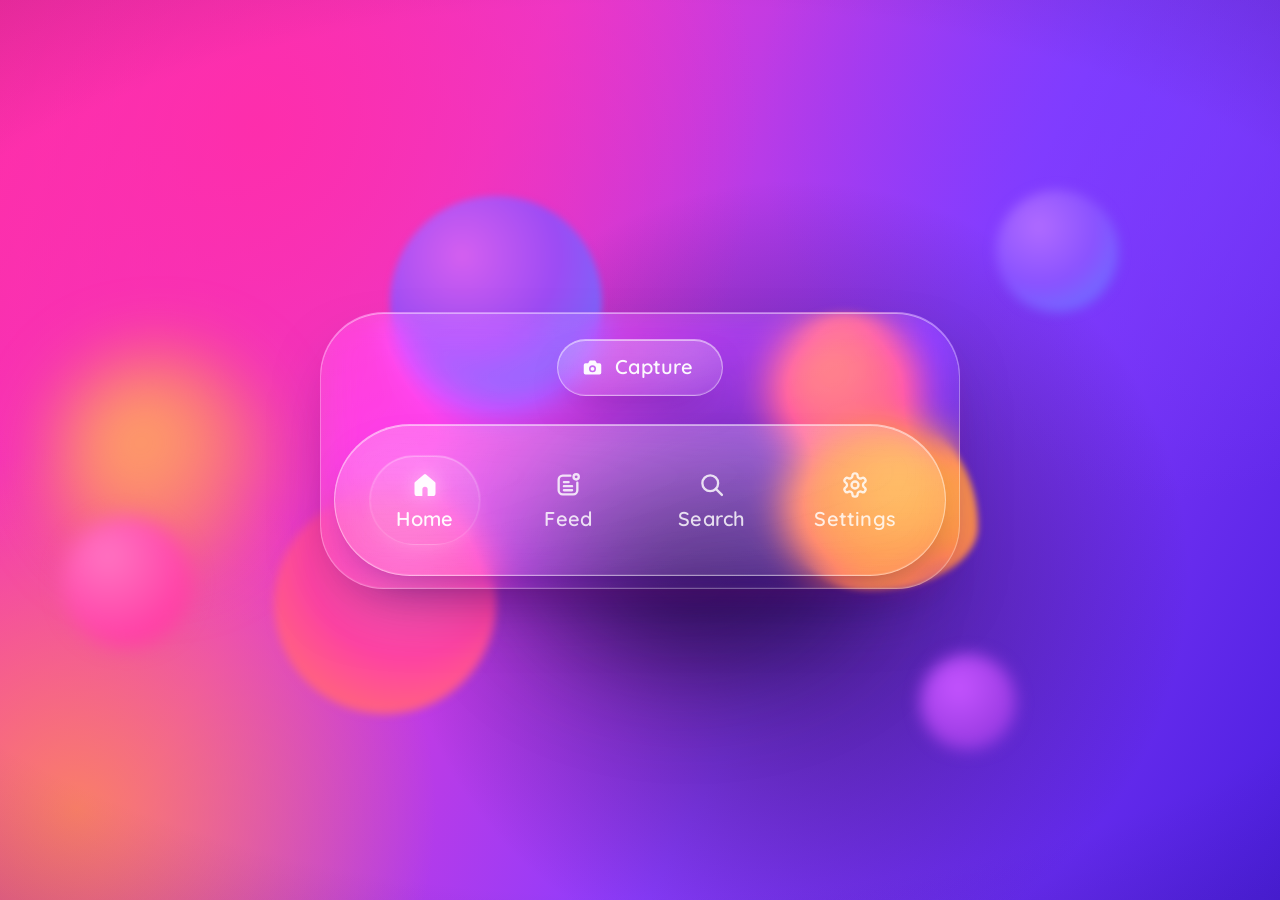
<file: index.html>
<!DOCTYPE html>
<html lang="en">
<head>
  <meta charset="UTF-8" />
  <meta name="asset-version" content="20260927223759" />
  <meta name="viewport" content="width=device-width, initial-scale=1, viewport-fit=cover" />
  <meta http-equiv="Cache-Control" content="no-cache, must-revalidate" />
  <title>Glass Nav — Home</title>
  <meta name="description" content="A glassmorphism navigation interface with frosted-glass surfaces and vibrant pink and purple ambient light." />
  <meta name="theme-color" content="#7a2ff0" />

  <link rel="preconnect" href="https://fonts.googleapis.com" />
  <link rel="preconnect" href="https://fonts.gstatic.com" crossorigin />
  <link href="https://fonts.googleapis.com/css2?family=Quicksand:wght@500;600;700&display=swap" rel="stylesheet" />
  <link rel="stylesheet" href="css/styles.css?v=20260927223759" />
</head>
<body>
  <a class="skip-link" href="#primary-nav">Skip to navigation</a>

  <main class="app" id="app">
    <h1 class="visually-hidden">Glass navigation</h1>

    <div class="stage">
      <!-- Ambient background blobs (decorative) -->
      <div class="blobs" aria-hidden="true">
        <div class="blob blob--shadow" data-depth="4"><span class="blob__shape"></span></div>
        <div class="blob blob--glow-left" data-depth="6"><span class="blob__shape"></span></div>
        <div class="blob blob--pink-far" data-depth="9"><span class="blob__shape"></span></div>
        <div class="blob blob--violet" data-depth="14"><span class="blob__shape"></span></div>
        <div class="blob blob--coral" data-depth="11"><span class="blob__shape"></span></div>
        <div class="blob blob--orange" data-depth="16"><span class="blob__shape"></span></div>
        <div class="blob blob--pink" data-depth="12"><span class="blob__shape"></span></div>
        <div class="blob blob--indigo" data-depth="8"><span class="blob__shape"></span></div>
        <div class="blob blob--purple" data-depth="10"><span class="blob__shape"></span></div>
      </div>

      <!-- Floating glass panel -->
      <section class="glass-panel" aria-label="Quick actions">
        <button class="capture-btn" id="capture-btn" type="button">
          <svg class="icon" viewBox="0 0 24 24" aria-hidden="true" focusable="false">
            <path fill="currentColor" fill-rule="evenodd"
              d="M9.5 4a1 1 0 0 0-.8.4L7 7H4a2 2 0 0 0-2 2v9a2 2 0 0 0 2 2h16a2 2 0 0 0 2-2V9a2 2 0 0 0-2-2h-3l-1.7-2.6a1 1 0 0 0-.8-.4h-5Z M12 9.5a4 4 0 1 0 0 8 4 4 0 0 0 0-8Z M12 11.3a2.2 2.2 0 1 1 0 4.4 2.2 2.2 0 0 1 0-4.4Z" />
          </svg>
          <span class="capture-btn__label">Capture</span>
        </button>

        <nav class="glass-nav" id="primary-nav" aria-label="Primary">
          <span class="glass-nav__indicator" id="nav-indicator" aria-hidden="true"></span>
          <ul class="glass-nav__list">
            <li>
              <a class="nav-link" href="#home" aria-current="page">
                <svg class="icon" viewBox="0 0 24 24" aria-hidden="true" focusable="false">
                  <path fill="currentColor" fill-rule="evenodd"
                    d="M11.1 2.9a1.4 1.4 0 0 1 1.8 0l7.6 6.5c.32.27.5.66.5 1.07V19a2.5 2.5 0 0 1-2.5 2.5h-13A2.5 2.5 0 0 1 3 19v-8.53c0-.41.18-.8.5-1.07l7.6-6.5Z M12 13.5a2.25 2.25 0 0 0-2.25 2.25V21.5h4.5v-5.75A2.25 2.25 0 0 0 12 13.5Z" />
                </svg>
                <span class="nav-link__label">Home</span>
              </a>
            </li>
            <li>
              <a class="nav-link" href="#feed">
                <svg class="icon icon--stroke" viewBox="0 0 24 24" aria-hidden="true" focusable="false">
                  <path d="M14 4H7.5A3.5 3.5 0 0 0 4 7.5v9A3.5 3.5 0 0 0 7.5 20h9a3.5 3.5 0 0 0 3.5-3.5V10" />
                  <circle cx="19" cy="5" r="2.25" />
                  <path d="M8.5 9.5h4M8.5 13h7M8.5 16.5h7" />
                </svg>
                <span class="nav-link__label">Feed</span>
              </a>
            </li>
            <li>
              <a class="nav-link" href="#search">
                <svg class="icon icon--stroke" viewBox="0 0 24 24" aria-hidden="true" focusable="false">
                  <circle cx="10.5" cy="10.5" r="6.75" />
                  <path d="m20.5 20.5-5.2-5.2" />
                </svg>
                <span class="nav-link__label">Search</span>
              </a>
            </li>
            <li>
              <a class="nav-link" href="#settings">
                <svg class="icon icon--stroke" viewBox="0 0 24 24" aria-hidden="true" focusable="false">
                  <path d="M12.22 2h-.44a2 2 0 0 0-2 2v.18a2 2 0 0 1-1 1.73l-.43.25a2 2 0 0 1-2 0l-.15-.08a2 2 0 0 0-2.73.73l-.22.38a2 2 0 0 0 .73 2.73l.15.1a2 2 0 0 1 1 1.72v.51a2 2 0 0 1-1 1.74l-.15.09a2 2 0 0 0-.73 2.73l.22.38a2 2 0 0 0 2.73.73l.15-.08a2 2 0 0 1 2 0l.43.25a2 2 0 0 1 1 1.73V20a2 2 0 0 0 2 2h.44a2 2 0 0 0 2-2v-.18a2 2 0 0 1 1-1.73l.43-.25a2 2 0 0 1 2 0l.15.08a2 2 0 0 0 2.73-.73l.22-.39a2 2 0 0 0-.73-2.73l-.15-.08a2 2 0 0 1-1-1.74v-.5a2 2 0 0 1 1-1.74l.15-.09a2 2 0 0 0 .73-2.73l-.22-.38a2 2 0 0 0-2.73-.73l-.15.08a2 2 0 0 1-2 0l-.43-.25a2 2 0 0 1-1-1.73V4a2 2 0 0 0-2-2z" />
                  <circle cx="12" cy="12" r="3" />
                </svg>
                <span class="nav-link__label">Settings</span>
              </a>
            </li>
          </ul>
        </nav>
      </section>
    </div>

    <!-- Camera shutter flash (decorative) -->
    <div class="flash" id="flash" aria-hidden="true"></div>

    <!-- Toast / live status -->
    <div class="toast" id="toast" role="status" aria-live="polite"></div>
  </main>

  <script src="js/app.js?v=20260927223759" defer></script>
</body>
</html>
</file>
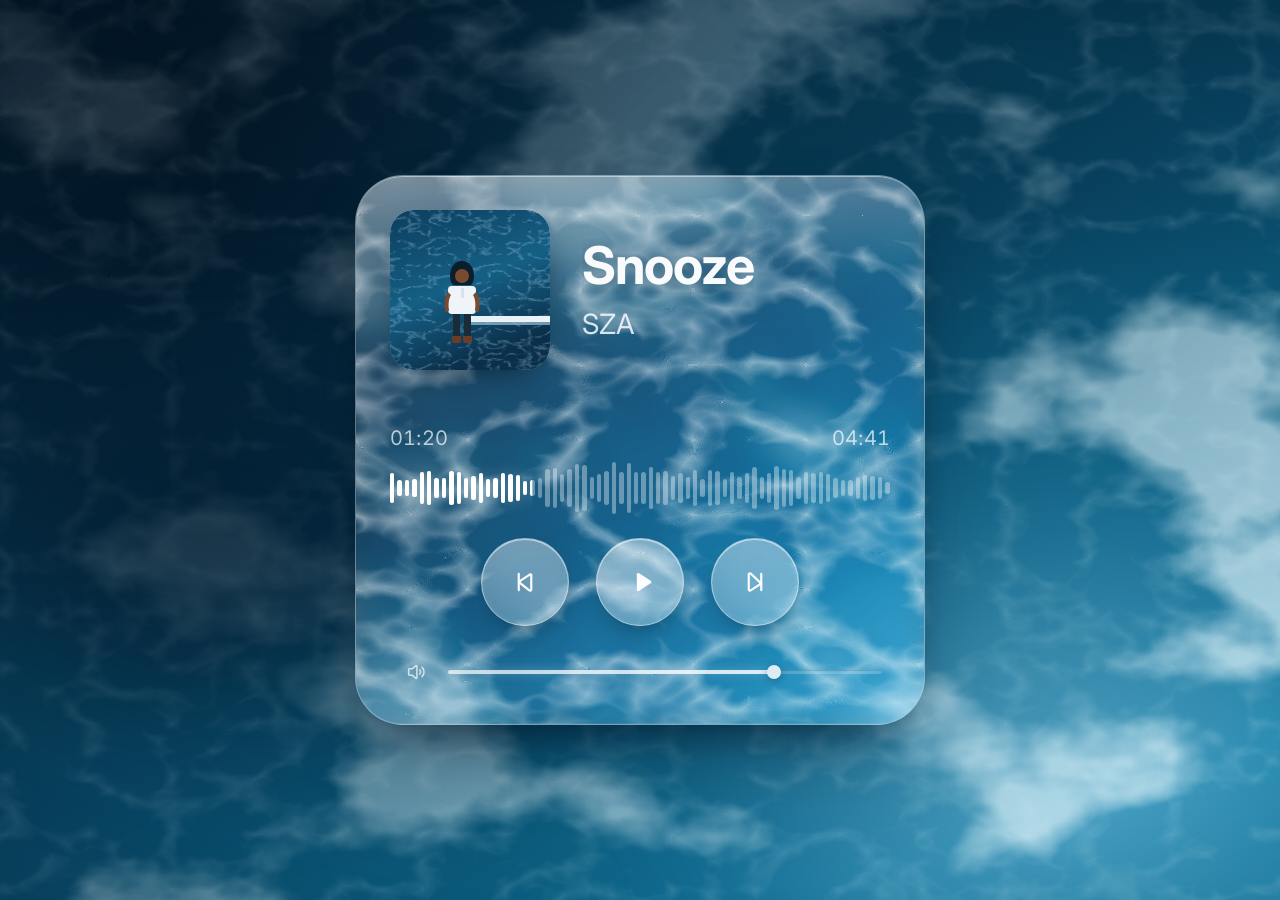
<file: audio-player.html>
<!DOCTYPE html>
<html lang="en">
<head>
  <meta charset="UTF-8" />
  <meta name="asset-version" content="20260927223759" />
  <meta name="viewport" content="width=device-width, initial-scale=1, viewport-fit=cover" />
  <meta http-equiv="Cache-Control" content="no-cache, must-revalidate" />
  <title>Snooze — SZA · Audio Player</title>
  <meta name="description" content="A liquid-glass audio player floating over a deep blue ocean." />
  <meta name="theme-color" content="#0b4a68" />

  <link rel="preconnect" href="https://fonts.googleapis.com" />
  <link rel="preconnect" href="https://fonts.gstatic.com" crossorigin />
  <link href="https://fonts.googleapis.com/css2?family=Inter:wght@400;500;700&display=swap" rel="stylesheet" />
  <link rel="stylesheet" href="css/audio-player.css?v=20260927223759" />
</head>
<body class="audio-player-page">
  <main class="audio-player-page__main" id="audio-player-main">
    <h1 class="audio-player-page__sr">Audio player</h1>

    <!-- ================= Background: procedural ocean ================= -->
    <div class="audio-player-background" aria-hidden="true">
      <svg class="audio-player-background__foam audio-player-background__foam--coarse" preserveAspectRatio="none">
        <filter id="ap-foam-coarse" x="0" y="0" width="100%" height="100%" color-interpolation-filters="sRGB">
          <feTurbulence type="fractalNoise" baseFrequency="0.0035 0.0055" numOctaves="5" seed="12" />
          <feColorMatrix type="matrix"
            values="0 0 0 0 0.93
                    0 0 0 0 0.98
                    0 0 0 0 1
                    6.5 0 0 0 -3.55" />
          <feGaussianBlur stdDeviation="0.8" />
        </filter>
        <rect width="100%" height="100%" filter="url(#ap-foam-coarse)" />
      </svg>

      <svg class="audio-player-background__foam audio-player-background__foam--fine" preserveAspectRatio="none">
        <filter id="ap-foam-fine" x="0" y="0" width="100%" height="100%" color-interpolation-filters="sRGB">
          <feTurbulence type="turbulence" baseFrequency="0.012 0.018" numOctaves="3" seed="4" />
          <feColorMatrix type="matrix"
            values="0 0 0 0 0.9
                    0 0 0 0 0.97
                    0 0 0 0 1
                    -3.4 0 0 0 0.95" />
        </filter>
        <rect width="100%" height="100%" filter="url(#ap-foam-fine)" />
      </svg>

      <div class="audio-player-background__light audio-player-background__light--deep"></div>
      <div class="audio-player-background__light audio-player-background__light--surf"></div>
      <div class="audio-player-background__vignette"></div>
    </div>

    <!-- ================= Player card ================= -->
    <div class="audio-player-stage">
      <div class="audio-player-float">
        <section class="audio-player-card" id="audio-player-card" aria-label="Now playing">
          <div class="audio-player-card__refraction" aria-hidden="true"></div>
          <div class="audio-player-card__sheen" aria-hidden="true"></div>

          <header class="audio-player-card__head">
            <figure class="audio-player-artwork" id="audio-player-artwork">
              <svg class="audio-player-artwork__image" viewBox="0 0 160 160" role="img" aria-labelledby="ap-artwork-title">
                <title id="ap-artwork-title">Album artwork: a figure sitting on a diving board above the open sea</title>
                <defs>
                  <linearGradient id="ap-art-sea" x1="0" y1="0" x2="0.4" y2="1">
                    <stop offset="0" stop-color="#0c3d5c" />
                    <stop offset="0.55" stop-color="#155f85" />
                    <stop offset="1" stop-color="#0a2f4a" />
                  </linearGradient>
                  <filter id="ap-art-waves" x="0" y="0" width="100%" height="100%" color-interpolation-filters="sRGB">
                    <feTurbulence type="turbulence" baseFrequency="0.05 0.09" numOctaves="3" seed="9" />
                    <feColorMatrix type="matrix"
                      values="0 0 0 0 0.75
                              0 0 0 0 0.9
                              0 0 0 0 1
                              -2.6 0 0 0 0.62" />
                  </filter>
                  <clipPath id="ap-art-clip">
                    <rect width="160" height="160" rx="24" />
                  </clipPath>
                </defs>
                <g clip-path="url(#ap-art-clip)">
                  <rect width="160" height="160" fill="url(#ap-art-sea)" />
                  <rect width="160" height="160" filter="url(#ap-art-waves)" opacity="0.55" />
                  <!-- diving board -->
                  <path d="M76 106h84v6H76z" fill="#e8f2f8" />
                  <path d="M76 112h84v3H76z" fill="#9dc0d6" opacity="0.7" />
                  <!-- seated figure -->
                  <g>
                    <!-- hair -->
                    <path d="M60 66c0-9 5-15 12-15s12 6 12 15c0 4-1 7-3 9H63c-2-2-3-5-3-9Z" fill="#0b1e2c" />
                    <!-- head -->
                    <circle cx="72" cy="66" r="7" fill="#7a4a30" />
                    <!-- shirt -->
                    <path d="M62 76h20a4 4 0 0 1 4 4v20a4 4 0 0 1-4 4H62a4 4 0 0 1-4-4V80a4 4 0 0 1 4-4Z" fill="#eef4f8" />
                    <path d="M71 78h3v10h-3z" fill="#c9d8e2" opacity="0.6" />
                    <!-- arms -->
                    <path d="M58 82c-3 4-4 10-3 18a2 2 0 0 0 4 0c-1-7 0-12 2-15Z" fill="#7a4a30" />
                    <path d="M86 82c3 4 4 10 3 18a2 2 0 0 1-4 0c1-7 0-12-2-15Z" fill="#7a4a30" />
                    <!-- legs -->
                    <path d="M63 104h7v24a3.5 3.5 0 0 1-7 0zM74 104h7v24a3.5 3.5 0 0 1-7 0z" fill="#1a2c3a" />
                    <!-- shoes -->
                    <path d="M62 126h9v5a2 2 0 0 1-2 2h-5a2 2 0 0 1-2-2zM73 126h9v5a2 2 0 0 1-2 2h-5a2 2 0 0 1-2-2z" fill="#6b3d26" />
                  </g>
                </g>
              </svg>
            </figure>

            <div class="audio-player-track">
              <h2 class="audio-player-track__title" id="audio-player-title">Snooze</h2>
              <p class="audio-player-track__artist" id="audio-player-artist">SZA</p>
            </div>
          </header>

          <div class="audio-player-progress">
            <div class="audio-player-progress__times">
              <span class="audio-player-progress__time" id="audio-player-current">01:20</span>
              <span class="audio-player-progress__time" id="audio-player-duration">04:41</span>
            </div>

            <div class="audio-player-progress__track" id="audio-player-wave">
              <div class="audio-player-progress__bars audio-player-progress__bars--base" aria-hidden="true"></div>
              <div class="audio-player-progress__bars audio-player-progress__bars--fill" aria-hidden="true"></div>
              <input
                class="audio-player-progress__input"
                id="audio-player-seek"
                type="range"
                min="0"
                max="281"
                step="1"
                value="80"
                aria-label="Seek"
                aria-valuetext="1 minute 20 seconds of 4 minutes 41 seconds" />
            </div>
          </div>

          <div class="audio-player-controls">
            <button class="audio-player-controls__button" id="audio-player-prev" type="button" aria-label="Previous track">
              <svg class="audio-player-icon" viewBox="0 0 24 24" aria-hidden="true" focusable="false">
                <path d="M7 5.5v13" />
                <path d="M17 6.1v11.8a1 1 0 0 1-1.54.84L8.4 13.1a1.3 1.3 0 0 1 0-2.2l7.06-4.64A1 1 0 0 1 17 6.1Z" />
              </svg>
            </button>

            <button class="audio-player-controls__button audio-player-controls__button--play" id="audio-player-play" type="button" aria-label="Play" aria-pressed="false">
              <svg class="audio-player-icon audio-player-icon--play" viewBox="0 0 24 24" aria-hidden="true" focusable="false">
                <path fill="currentColor" stroke="none" d="M8.5 5.9v12.2a1.2 1.2 0 0 0 1.84.99l9.24-6.1a1.2 1.2 0 0 0 0-1.98L10.34 4.9A1.2 1.2 0 0 0 8.5 5.9Z" />
              </svg>
              <svg class="audio-player-icon audio-player-icon--pause" viewBox="0 0 24 24" aria-hidden="true" focusable="false">
                <rect fill="currentColor" stroke="none" x="6.5" y="5" width="4" height="14" rx="1.6" />
                <rect fill="currentColor" stroke="none" x="13.5" y="5" width="4" height="14" rx="1.6" />
              </svg>
            </button>

            <button class="audio-player-controls__button" id="audio-player-next" type="button" aria-label="Next track">
              <svg class="audio-player-icon" viewBox="0 0 24 24" aria-hidden="true" focusable="false">
                <path d="M17 5.5v13" />
                <path d="M7 6.1v11.8a1 1 0 0 0 1.54.84l7.06-4.64a1.3 1.3 0 0 0 0-2.2L8.54 5.26A1 1 0 0 0 7 6.1Z" />
              </svg>
            </button>
          </div>

          <div class="audio-player-volume">
            <button class="audio-player-volume__mute" id="audio-player-mute" type="button" aria-label="Mute" aria-pressed="false">
              <svg class="audio-player-icon audio-player-icon--volume" viewBox="0 0 24 24" aria-hidden="true" focusable="false">
                <path d="M4 9.5v5a1 1 0 0 0 1 1h2.6l4.2 3.3a.8.8 0 0 0 1.2-.7V5.9a.8.8 0 0 0-1.2-.7L7.6 8.5H5a1 1 0 0 0-1 1Z" />
                <path class="audio-player-icon__wave audio-player-icon__wave--1" d="M16 9.5a3.5 3.5 0 0 1 0 5" />
                <path class="audio-player-icon__wave audio-player-icon__wave--2" d="M18.6 7a7 7 0 0 1 0 10" />
                <path class="audio-player-icon__mute-x" d="M16.5 10l4 4M20.5 10l-4 4" />
              </svg>
            </button>
            <div class="audio-player-volume__slider">
              <div class="audio-player-volume__fill" id="audio-player-volume-fill"></div>
              <input
                class="audio-player-volume__input"
                id="audio-player-volume"
                type="range"
                min="0"
                max="1"
                step="0.01"
                value="0.75"
                aria-label="Volume" />
            </div>
          </div>
        </section>
      </div>
    </div>

    <!-- Audio element: set `src` on a track to connect real audio. -->
    <audio id="audio-player-audio" preload="metadata"></audio>
  </main>

  <script src="js/audio-player.js?v=20260927223759" defer></script>
</body>
</html>
</file>
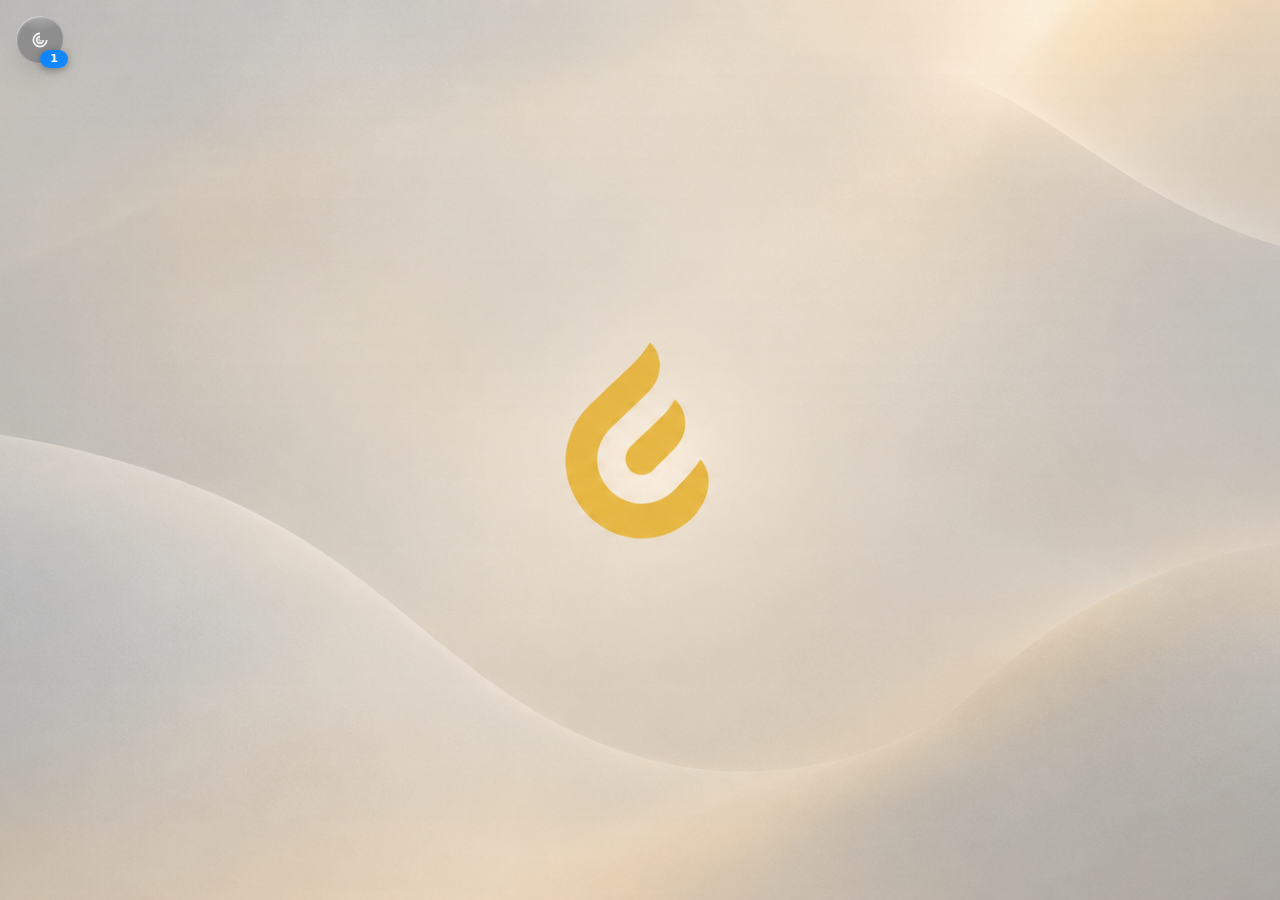
<file: background-blend.html>
<!DOCTYPE html>
<html lang="fa" dir="rtl">
<head>
  <meta charset="UTF-8" />
  <meta name="asset-version" content="20260927223759" />
  <meta name="viewport" content="width=device-width, initial-scale=1, viewport-fit=cover" />
  <meta http-equiv="Cache-Control" content="no-cache, must-revalidate" />
  <title>Background blend — 5 modes</title>
  <meta name="theme-color" content="#ebe3d9" />
  <meta name="description" content="Five matte wallpaper blends — cream, gold, and harmonized glass-nav orbs." />
  <link rel="stylesheet" href="css/ios26-glass.css?v=20260927223759" />
  <link rel="stylesheet" href="css/background-blend-page.css?v=20260927223759" />
</head>
<body class="bg-blend-page ios-glass" data-variant="1">
  <div class="bg-blend-page__canvas" aria-hidden="true">
    <div class="bg-blend-page__solid"></div>
    <div class="bg-blend-page__ambient"></div>
    <div class="bg-blend-page__wall"></div>
    <div class="bg-blend-page__ios-wash"></div>
    <div class="bg-blend-page__blobs">
      <div class="bb-blob bb-blob--shadow"><span class="bb-blob__shape"></span></div>
      <div class="bb-blob bb-blob--glow-left"><span class="bb-blob__shape"></span></div>
      <div class="bb-blob bb-blob--gold-far"><span class="bb-blob__shape"></span></div>
      <div class="bb-blob bb-blob--warm-violet"><span class="bb-blob__shape"></span></div>
      <div class="bb-blob bb-blob--apricot"><span class="bb-blob__shape"></span></div>
      <div class="bb-blob bb-blob--honey"><span class="bb-blob__shape"></span></div>
      <div class="bb-blob bb-blob--rose-gold"><span class="bb-blob__shape"></span></div>
      <div class="bb-blob bb-blob--taupe"><span class="bb-blob__shape"></span></div>
      <div class="bb-blob bb-blob--bronze"><span class="bb-blob__shape"></span></div>
      <div class="bb-blob bb-blob--logo-glow"><span class="bb-blob__shape"></span></div>
    </div>
    <div class="bg-blend-page__matte"></div>
    <div class="bg-blend-page__vignette"></div>
    <div class="bg-blend-page__grain"></div>
  </div>

  <p class="bg-blend-page__toast" id="bg-blend-toast" role="status" aria-live="polite"></p>

  <button
    type="button"
    class="bg-blend-page__cycle ios-glass-btn ios-glass-btn--sm ios-glass-btn--dark"
    id="bg-blend-cycle"
    title="تغییر پس‌زمینه"
    aria-label="تغییر حالت پس‌زمینه"
  >
    <svg class="ios-glass-btn__glyph" viewBox="0 0 24 24" aria-hidden="true">
      <path fill="currentColor" d="M12 3a9 9 0 1 0 9 9h-2a7 7 0 1 1-7-7V3Zm0 4a5 5 0 1 0 5 5h-2a3 3 0 1 1-3-3V7Zm0 3a2 2 0 1 0 2 2h-1a1 1 0 1 1-1-1V10Z" />
    </svg>
    <span class="bg-blend-page__cycle-num" id="bg-blend-num">1</span>
  </button>

  <script src="js/ios26-glass.js?v=20260927223759"></script>
  <script src="js/background-blend-page.js?v=20260927223759"></script>
</body>
</html>
</file>
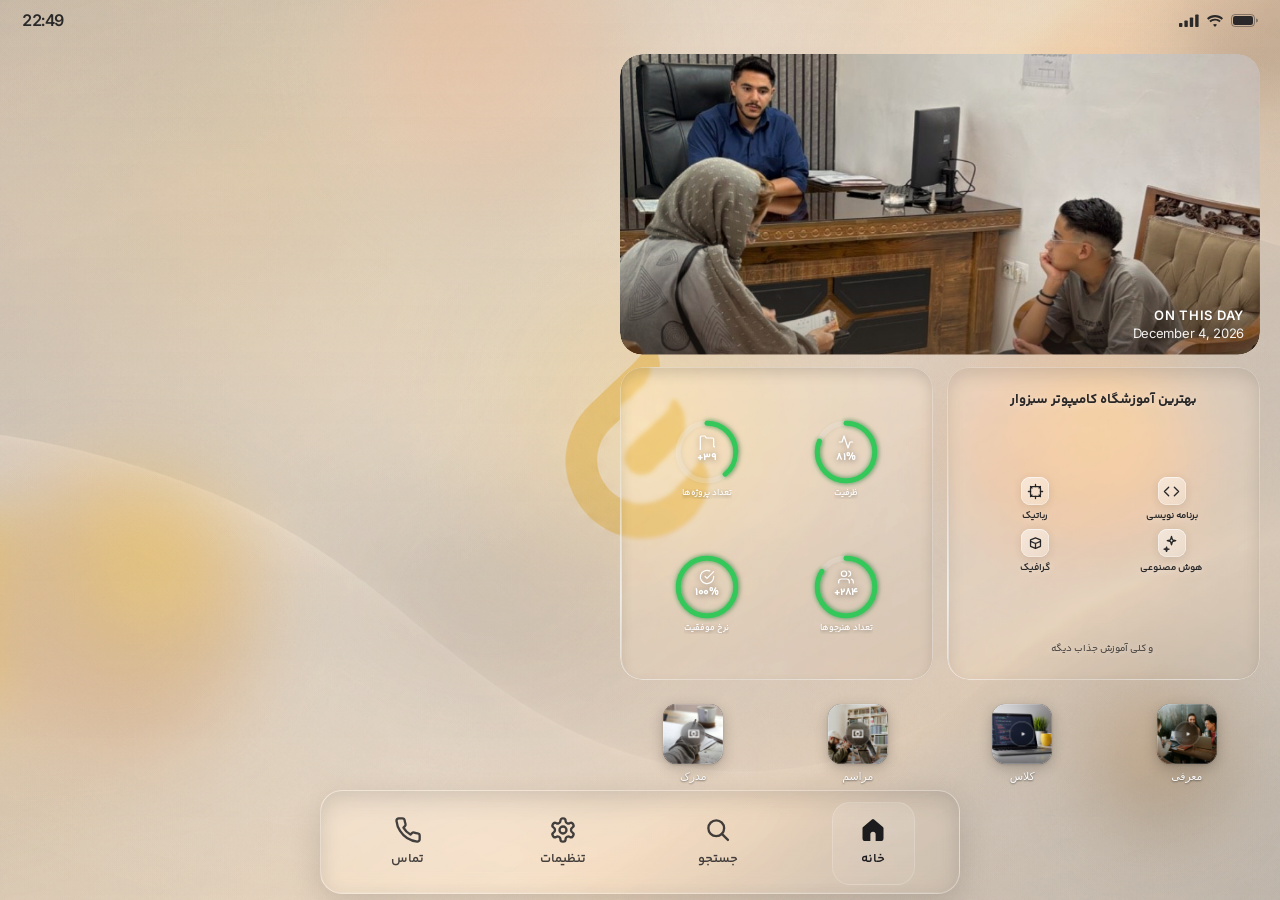
<file: harmony-home.html>
<!DOCTYPE html>

<html lang="fa" dir="rtl">

<head>

  <meta charset="UTF-8" />
  <meta name="asset-version" content="20260927223759" />

  <meta name="viewport" content="width=device-width, initial-scale=1, viewport-fit=cover" />
  <meta http-equiv="Cache-Control" content="no-cache, must-revalidate" />

  <title>هارمونی — منوی شیشه‌ای</title>

  <meta name="description" content="منوی شیشه‌ای روی پس‌زمینه هارمونی با حالت روز و شب." />

  <meta name="theme-color" content="#ebe3d9" id="harmony-theme-color" />
  <meta name="color-scheme" content="light" id="harmony-color-scheme" />

  <script>
    (function () {
      var mode = "light";
      try {
        var s = localStorage.getItem("harmony-appearance");
        if (s === "light" || s === "dark") mode = s;
      } catch (e) {}
      var chrome = mode === "dark" ? "#1a1816" : "#ebe3d9";
      document.documentElement.setAttribute("data-appearance", mode);
      var tc = document.getElementById("harmony-theme-color");
      if (tc) tc.setAttribute("content", chrome);
      var cs = document.getElementById("harmony-color-scheme");
      if (cs) cs.setAttribute("content", mode);
    })();
  </script>

  <link rel="preload" href="assets/fonts/yekan-bakh/YekanBakhFaNum-Regular.woff2" as="font" type="font/woff2" crossorigin />

  <link rel="preconnect" href="https://fonts.googleapis.com" />
  <link rel="preconnect" href="https://fonts.gstatic.com" crossorigin />
  <link href="https://fonts.googleapis.com/css2?family=Inter:opsz,wght@14..32,600&display=swap" rel="stylesheet" />

  <link rel="stylesheet" href="css/fonts-yekan-bakh.css?v=20260927223759" />

  <link rel="stylesheet" href="css/ios26-glass.css?v=20260927223759" />

  <link rel="stylesheet" href="css/ios-photos-widget.css?v=20260927223759" />

  <link rel="stylesheet" href="css/ios-academy-glass-widget.css?v=20260927223759" />

  <link rel="stylesheet" href="css/ios-stats-rings-widget.css?v=20260927223759" />

  <link rel="stylesheet" href="css/harmony-home-page.css?v=20260927223759" />

  <link rel="stylesheet" href="css/ios-media-app-icons.css?v=20260927223759" />

</head>

<body class="harmony-page ios-glass is-wall-pending" data-appearance="light">

  <script>
    (function () {
      var mode = document.documentElement.getAttribute("data-appearance") || "light";
      document.body.setAttribute("data-appearance", mode);
    })();
  </script>

  <div class="harmony-page__canvas" aria-hidden="true">

    <div class="harmony-page__solid"></div>

    <div class="harmony-page__ambient"></div>

    <div class="harmony-page__wall" id="harmony-wall"></div>

    <div class="harmony-page__ios-wash"></div>

    <div class="harmony-page__blobs">

      <div class="harmony-blob harmony-blob--shadow"><span class="harmony-blob__shape"></span></div>

      <div class="harmony-blob harmony-blob--glow-left"><span class="harmony-blob__shape"></span></div>

      <div class="harmony-blob harmony-blob--gold-far"><span class="harmony-blob__shape"></span></div>

      <div class="harmony-blob harmony-blob--warm-violet"><span class="harmony-blob__shape"></span></div>

      <div class="harmony-blob harmony-blob--apricot"><span class="harmony-blob__shape"></span></div>

      <div class="harmony-blob harmony-blob--honey"><span class="harmony-blob__shape"></span></div>

      <div class="harmony-blob harmony-blob--rose-gold"><span class="harmony-blob__shape"></span></div>

      <div class="harmony-blob harmony-blob--taupe"><span class="harmony-blob__shape"></span></div>

      <div class="harmony-blob harmony-blob--bronze"><span class="harmony-blob__shape"></span></div>

      <div class="harmony-blob harmony-blob--logo-glow"><span class="harmony-blob__shape"></span></div>

    </div>

    <div class="harmony-page__matte"></div>

    <div class="harmony-page__vignette"></div>

    <div class="harmony-page__grain"></div>

  </div>



  <main class="harmony-page__app" id="app">

    <header class="harmony-ios-chrome" aria-hidden="true">
      <time class="harmony-ios-chrome__clock" id="harmony-status-clock" datetime=""></time>
      <div class="harmony-ios-chrome__status">
        <svg class="harmony-status-icon harmony-status-cellular" viewBox="0 0 20 13" aria-hidden="true">
          <rect x="0" y="9" width="3.4" height="4" rx="0.8" />
          <rect x="5.4" y="6.5" width="3.4" height="6.5" rx="0.8" />
          <rect x="10.8" y="3.5" width="3.4" height="9.5" rx="0.8" />
          <rect x="16.2" y="0.5" width="3.4" height="12.5" rx="0.8" />
        </svg>
        <svg class="harmony-status-icon harmony-status-wifi" viewBox="0 0 18 13" aria-hidden="true">
          <path d="M9 3.2c2.6 0 4.9 1 6.7 2.6l1.3-1.5A11.6 11.6 0 0 0 9 1 11.6 11.6 0 0 0 1 4.3l1.3 1.5A9.6 9.6 0 0 1 9 3.2Z" />
          <path d="M9 6.6c1.7 0 3.2.6 4.4 1.7l1.3-1.5A8.2 8.2 0 0 0 9 4.7a8.2 8.2 0 0 0-5.7 2.1l1.3 1.5A6.2 6.2 0 0 1 9 6.6Z" />
          <path d="M9 10c.8 0 1.5.3 2 .8L9 13l-2-2.2c.5-.5 1.2-.8 2-.8Z" />
        </svg>
        <svg class="harmony-status-icon harmony-status-battery" viewBox="0 0 27 13" aria-hidden="true">
          <rect x="0.5" y="0.5" width="23" height="12" rx="3.5" fill="none" stroke="currentColor" stroke-opacity="0.45" />
          <rect x="2" y="2" width="20" height="9" rx="2.2" />
          <path d="M25 4.5v4a2 2 0 0 0 0-4Z" opacity="0.45" />
        </svg>
      </div>
    </header>

    <h1 class="harmony-page__sr">منوی شیشه‌ای</h1>

    <section class="harmony-page__widget-wrap" aria-label="ویجت‌ها">
      <div class="harmony-page__widget-row">
      <div
        class="ios-photos-widget is-pending"
        id="harmony-photos-widget"
        data-appearance="light"
        data-widget-images="widget-1.png,widget-2.png,widget-3.png,widget-4.png"
        data-auto-init="true"
      >
        <div class="ios-photos-widget__frame">
          <div class="ios-photos-widget__glass" aria-hidden="true"></div>
          <div class="ios-photos-widget__media" aria-hidden="true">
            <img
              class="ios-photos-widget__photo is-active is-visible"
              src="assets/widgets/widget-1.png"
              alt=""
              decoding="async"
              fetchpriority="high"
            />
            <img class="ios-photos-widget__photo" alt="" decoding="async" />
          </div>
          <div class="ios-photos-widget__fx" aria-hidden="true"></div>
          <div class="ios-photos-widget__scrim" aria-hidden="true"></div>
          <div class="ios-photos-widget__copy">
            <p class="ios-photos-widget__eyebrow">ON THIS DAY</p>
            <p class="ios-photos-widget__date" id="harmony-photos-date"></p>
          </div>
        </div>
      </div>

      <div class="ios-widget-square-pair">
      <article
        class="ios-academy-widget ios-academy-widget--plain"
        id="harmony-academy-widget"
        data-appearance="light"
        aria-label="ویجت آموزشگاه"
      >
        <div class="ios-academy-widget__surface ios-liquid-glass" data-ios-liquid-glass>
          <div class="ios-liquid-glass__refract" aria-hidden="true"></div>
          <div class="ios-liquid-glass__tint" aria-hidden="true"></div>
          <div class="ios-liquid-glass__spec-top" aria-hidden="true"></div>
          <div class="ios-liquid-glass__rim" aria-hidden="true"></div>
          <div class="ios-liquid-glass__border" aria-hidden="true"></div>
          <div class="ios-academy-widget__inner">
            <h2 class="ios-academy-widget__title">بهترین آموزشگاه کامیپوتر سبزوار</h2>
            <ul class="ios-academy-widget__grid">
              <li class="ios-academy-widget__course">
                <span class="ios-academy-widget__course-icon" aria-hidden="true">
                  <svg viewBox="0 0 24 24"><path d="M16 18l6-6-6-6M8 6l-6 6 6 6"/></svg>
                </span>
                <span class="ios-academy-widget__course-label">برنامه نویسی</span>
              </li>
              <li class="ios-academy-widget__course">
                <span class="ios-academy-widget__course-icon" aria-hidden="true">
                  <svg viewBox="0 0 24 24"><rect x="5" y="5" width="14" height="14" rx="2"/><path d="M12 5V2M12 22v-3M5 12H2M22 12h-3M7 7l-2-2M19 19l-2-2M17 7l2-2M7 17l-2 2"/></svg>
                </span>
                <span class="ios-academy-widget__course-label">رباتیک</span>
              </li>
              <li class="ios-academy-widget__course">
                <span class="ios-academy-widget__course-icon" aria-hidden="true">
                  <svg viewBox="0 0 24 24"><path d="M12 2l1.4 4.8L18 8l-4.6 1.2L12 14l-1.4-4.8L6 8l4.6-1.2L12 2z"/><path d="M5 17l.8 2.6L8.5 20l-2.7.8L5 23.5l-.8-2.7L1.5 20l2.7-.8L5 17z"/></svg>
                </span>
                <span class="ios-academy-widget__course-label">هوش مصنوعی</span>
              </li>
              <li class="ios-academy-widget__course">
                <span class="ios-academy-widget__course-icon" aria-hidden="true">
                  <svg viewBox="0 0 24 24"><path d="M12 19l-7-3V7l7-3 7 3v9l-7 3z"/><path d="M12 12l7-3M12 12v7M12 12L5 9"/></svg>
                </span>
                <span class="ios-academy-widget__course-label">گرافیک</span>
              </li>
            </ul>
            <p class="ios-academy-widget__footer">و کلی آموزش جذاب دیگه</p>
          </div>
        </div>
      </article>

      <div class="ios-stats-dashboard-wrap ios-stats-dashboard-wrap--plain">
        <div class="ios-stats-dashboard ios-stats-dashboard--square" id="harmony-stats-rings-widget" aria-label="ویجت آمار">
          <div class="ios-stats-dashboard__refract" aria-hidden="true"></div>
          <div class="ios-stats-dashboard__tint" aria-hidden="true"></div>
          <div class="ios-stats-dashboard__spec-top" aria-hidden="true"></div>
          <div class="ios-stats-dashboard__rim" aria-hidden="true"></div>
          <div class="ios-stats-dashboard__border" aria-hidden="true"></div>

          <div class="ios-stats-dashboard__cell">
            <div class="ios-stats-dashboard__ring">
              <svg class="ring" viewBox="0 0 100 100" aria-hidden="true">
                <circle class="ring-bg" cx="50" cy="50" r="40"></circle>
                <circle class="ring-progress" cx="50" cy="50" r="40" data-ring-percent="81"></circle>
              </svg>
              <svg class="ios-stats-dashboard__icon" viewBox="0 0 24 24" aria-hidden="true">
                <path d="M22 12h-4l-3 9L9 3l-3 9H2"></path>
              </svg>
              <span class="ios-stats-dashboard__value">81%</span>
            </div>
            <p class="ios-stats-dashboard__label">ظرفیت</p>
          </div>

          <div class="ios-stats-dashboard__cell">
            <div class="ios-stats-dashboard__ring">
              <svg class="ring" viewBox="0 0 100 100" aria-hidden="true">
                <circle class="ring-bg" cx="50" cy="50" r="40"></circle>
                <circle class="ring-progress" cx="50" cy="50" r="40" data-ring-percent="39"></circle>
              </svg>
              <svg class="ios-stats-dashboard__icon" viewBox="0 0 24 24" aria-hidden="true">
                <path d="M22 19a2 2 0 0 1-2 18H4a2 2 0 0 1-2-2V5a2 2 0 0 1 2-2h5l2 3h9a2 2 0 0 1 2 2z"></path>
              </svg>
              <span class="ios-stats-dashboard__value">+39</span>
            </div>
            <p class="ios-stats-dashboard__label">تعداد پروژه‌ها</p>
          </div>

          <div class="ios-stats-dashboard__cell">
            <div class="ios-stats-dashboard__ring">
              <svg class="ring" viewBox="0 0 100 100" aria-hidden="true">
                <circle class="ring-bg" cx="50" cy="50" r="40"></circle>
                <circle class="ring-progress" cx="50" cy="50" r="40" data-ring-percent="84"></circle>
              </svg>
              <svg class="ios-stats-dashboard__icon" viewBox="0 0 24 24" aria-hidden="true">
                <path d="M17 21v-2a4 4 0 0 0-4-4H5a4 4 0 0 0-4 4v2"></path>
                <circle cx="9" cy="7" r="4"></circle>
                <path d="M23 21v-2a4 4 0 0 0-3-3.87M16 3.13a4 4 0 0 1 0 7.75"></path>
              </svg>
              <span class="ios-stats-dashboard__value">+284</span>
            </div>
            <p class="ios-stats-dashboard__label">تعداد هنرجوها</p>
          </div>

          <div class="ios-stats-dashboard__cell">
            <div class="ios-stats-dashboard__ring">
              <svg class="ring" viewBox="0 0 100 100" aria-hidden="true">
                <circle class="ring-bg" cx="50" cy="50" r="40"></circle>
                <circle class="ring-progress" cx="50" cy="50" r="40" data-ring-percent="100"></circle>
              </svg>
              <svg class="ios-stats-dashboard__icon" viewBox="0 0 24 24" aria-hidden="true">
                <path d="M22 11.08V12a10 10 0 1 1-5.93-9.14"></path>
                <polyline points="22 4 12 14.01 9 11.01"></polyline>
              </svg>
              <span class="ios-stats-dashboard__value">100%</span>
            </div>
            <p class="ios-stats-dashboard__label">نرخ موفقیت</p>
          </div>
        </div>
      </div>
      </div>
      </div>

      <nav class="harmony-media-apps" aria-label="برنامه‌های ویدیو و تصویر">
        <ul class="harmony-media-apps__grid">
          <li>
            <button
              type="button"
              class="ios-media-app"
              data-media-app="intro"
              data-media-cover="assets/media-apps/intro.jpg"
              aria-label="معرفی — ویدیوی معرفی آموزشگاه"
            >
              <span class="ios-media-app__icon ios-media-app__icon--intro">
                <img
                  class="ios-media-app__photo"
                  src="assets/media-apps/intro.jpg"
                  alt=""
                  width="512"
                  height="512"
                  decoding="async"
                  loading="lazy"
                />
                <span class="ios-media-app__scrim" aria-hidden="true"></span>
                <span class="ios-media-app__play" aria-hidden="true">
                  <svg viewBox="0 0 24 24"><path d="M10 8.5v7l6-3.5-6-3.5Z" fill="currentColor" /></svg>
                </span>
              </span>
              <span class="ios-media-app__label">معرفی</span>
            </button>
          </li>
          <li>
            <button
              type="button"
              class="ios-media-app"
              data-media-app="class"
              data-media-cover="assets/media-apps/class.jpg"
              aria-label="کلاس — فیلم کلاس و کارگاه"
            >
              <span class="ios-media-app__icon ios-media-app__icon--class">
                <img
                  class="ios-media-app__photo"
                  src="assets/media-apps/class.jpg"
                  alt=""
                  width="512"
                  height="512"
                  decoding="async"
                  loading="lazy"
                />
                <span class="ios-media-app__scrim" aria-hidden="true"></span>
                <span class="ios-media-app__play" aria-hidden="true">
                  <svg viewBox="0 0 24 24"><path d="M10 8.5v7l6-3.5-6-3.5Z" fill="currentColor" /></svg>
                </span>
              </span>
              <span class="ios-media-app__label">کلاس</span>
            </button>
          </li>
          <li>
            <button
              type="button"
              class="ios-media-app"
              data-media-app="ceremony"
              data-media-cover="assets/media-apps/ceremony.jpg"
              aria-label="مراسم — گالری مراسم و جشن"
            >
              <span class="ios-media-app__icon ios-media-app__icon--ceremony">
                <img
                  class="ios-media-app__photo"
                  src="assets/media-apps/ceremony.jpg"
                  alt=""
                  width="512"
                  height="512"
                  decoding="async"
                  loading="lazy"
                />
                <span class="ios-media-app__scrim" aria-hidden="true"></span>
                <span class="ios-media-app__play ios-media-app__play--photo" aria-hidden="true">
                  <svg viewBox="0 0 24 24"><path d="M4 6.5h16v11H4z" fill="none" stroke="currentColor" stroke-width="1.8"/><circle cx="12" cy="12" r="3.2" fill="none" stroke="currentColor" stroke-width="1.8"/></svg>
                </span>
              </span>
              <span class="ios-media-app__label">مراسم</span>
            </button>
          </li>
          <li>
            <button
              type="button"
              class="ios-media-app"
              data-media-app="cert"
              data-media-cover="assets/media-apps/cert.jpg"
              aria-label="مدرک — گالری گواهینامه و مدارک"
            >
              <span class="ios-media-app__icon ios-media-app__icon--cert">
                <img
                  class="ios-media-app__photo"
                  src="assets/media-apps/cert.jpg"
                  alt=""
                  width="512"
                  height="512"
                  decoding="async"
                  loading="lazy"
                />
                <span class="ios-media-app__scrim" aria-hidden="true"></span>
                <span class="ios-media-app__play ios-media-app__play--photo" aria-hidden="true">
                  <svg viewBox="0 0 24 24"><path d="M4 6.5h16v11H4z" fill="none" stroke="currentColor" stroke-width="1.8"/><circle cx="12" cy="12" r="3.2" fill="none" stroke="currentColor" stroke-width="1.8"/></svg>
                </span>
              </span>
              <span class="ios-media-app__label">مدرک</span>
            </button>
          </li>
        </ul>
      </nav>
    </section>

    <script>
      (function () {
        var root = document.getElementById("harmony-photos-widget");
        if (!root) return;
        var img = root.querySelector(".ios-photos-widget__photo");
        if (!img) return;
        function reveal() {
          root.classList.add("is-ready");
          img.classList.add("is-active", "is-visible");
          root.dataset.firstReady = "1";
        }
        img.addEventListener("load", reveal, { once: true });
        img.addEventListener("error", function () {
          root.classList.add("is-pending");
        }, { once: true });
        if (img.complete && img.naturalWidth > 0) reveal();
      })();
    </script>



    <div class="harmony-sheet" id="harmony-sheet" aria-hidden="true">

      <button type="button" class="harmony-sheet__backdrop" id="harmony-sheet-backdrop" aria-label="بستن تنظیمات"></button>

      <div class="harmony-sheet__panel harmony-ios-surface" role="dialog" aria-modal="true" aria-labelledby="harmony-sheet-title">

        <h2 class="harmony-page__sr" id="harmony-sheet-title">تنظیمات</h2>

        <div class="harmony-settings-pop__inner" id="harmony-theme-mount"></div>

      </div>

    </div>



    <footer class="harmony-dock">

      <section class="harmony-glass-panel harmony-ios-surface" aria-label="ناوبری">

        <nav class="harmony-glass-nav" id="primary-nav" aria-label="منوی اصلی">

          <span class="harmony-glass-nav__indicator" id="nav-indicator" aria-hidden="true"></span>

          <ul class="harmony-glass-nav__list">

            <li>

              <a class="harmony-nav-item harmony-nav-link" href="#home" data-nav="home" aria-current="page">

                <svg class="harmony-icon" viewBox="0 0 24 24" aria-hidden="true">

                  <path fill="currentColor" fill-rule="evenodd"

                    d="M11.1 2.9a1.4 1.4 0 0 1 1.8 0l7.6 6.5c.32.27.5.66.5 1.07V19a2.5 2.5 0 0 1-2.5 2.5h-13A2.5 2.5 0 0 1 3 19v-8.53c0-.41.18-.8.5-1.07l7.6-6.5Z M12 13.5a2.25 2.25 0 0 0-2.25 2.25V21.5h4.5v-5.75A2.25 2.25 0 0 0 12 13.5Z" />

                </svg>

                <span class="harmony-nav-link__label">خانه</span>

              </a>

            </li>

            <li>

              <a class="harmony-nav-item harmony-nav-link" href="#search" data-nav="search">

                <svg class="harmony-icon harmony-icon--stroke" viewBox="0 0 24 24" aria-hidden="true">

                  <circle cx="10.5" cy="10.5" r="6.75" />

                  <path d="m20.5 20.5-5.2-5.2" />

                </svg>

                <span class="harmony-nav-link__label">جستجو</span>

              </a>

            </li>

            <li>

              <button type="button" class="harmony-nav-item harmony-nav-btn" id="settings-btn" data-nav="settings" aria-expanded="false" aria-controls="harmony-sheet">

                <svg class="harmony-icon harmony-icon--stroke" viewBox="0 0 24 24" aria-hidden="true">

                  <path d="M12.22 2h-.44a2 2 0 0 0-2 2v.18a2 2 0 0 1-1 1.73l-.43.25a2 2 0 0 1-2 0l-.15-.08a2 2 0 0 0-2.73.73l-.22.38a2 2 0 0 0 .73 2.73l.15.1a2 2 0 0 1 1 1.72v.51a2 2 0 0 1-1 1.74l-.15.09a2 2 0 0 0-.73 2.73l.22.38a2 2 0 0 0 2.73.73l.15-.08a2 2 0 0 1 2 0l.43.25a2 2 0 0 1 1 1.73V20a2 2 0 0 0 2 2h.44a2 2 0 0 0 2-2v-.18a2 2 0 0 1 1-1.73l.43-.25a2 2 0 0 1 2 0l.15.08a2 2 0 0 0 2.73-.73l.22-.39a2 2 0 0 0-.73-2.73l-.15-.08a2 2 0 0 1-1-1.74v-.5a2 2 0 0 1 1-1.74l.15-.09a2 2 0 0 0 .73-2.73l-.22-.38a2 2 0 0 0-2.73-.73l-.15.08a2 2 0 0 1-2 0l-.43-.25a2 2 0 0 1-1-1.73V4a2 2 0 0 0-2-2z" />

                  <circle cx="12" cy="12" r="3" />

                </svg>

                <span class="harmony-nav-link__label">تنظیمات</span>

              </button>

            </li>

            <li>

              <a class="harmony-nav-item harmony-nav-link" href="#contact" data-nav="contact">

                <svg class="harmony-icon harmony-icon--stroke" viewBox="0 0 24 24" aria-hidden="true">

                  <path d="M22 16.92v3a2 2 0 0 1-2.18 2 19.79 19.79 0 0 1-8.63-3.07 19.5 19.5 0 0 1-6-6 19.79 19.79 0 0 1-3.07-8.67A2 2 0 0 1 4.11 2h3a2 2 0 0 1 2 1.72c.127.96.361 1.903.7 2.81a2 2 0 0 1-.45 2.11L8.09 9.91a16 16 0 0 0 6 6l1.27-1.27a2 2 0 0 1 2.11-.45c.907.339 1.85.573 2.81.7A2 2 0 0 1 22 16.92Z"/>

                </svg>

                <span class="harmony-nav-link__label">تماس</span>

              </a>

            </li>

          </ul>

        </nav>

      </section>

    </footer>

  </main>



  <script type="application/json" id="harmony-widget-manifest">{"images":["widget-1.png","widget-2.png","widget-3.png","widget-4.png"]}</script>

  <script src="js/ios26-glass.js?v=20260927223759"></script>

  <script src="js/ios-photos-widget.js?v=20260927223759" defer></script>

  <script src="js/ios-liquid-glass-panel.js?v=20260927223759" defer></script>

  <script src="js/ios-stats-rings-widget.js?v=20260927223759" defer></script>

  <script src="js/harmony-home-page.js?v=20260927223759" defer></script>

</body>

</html>
</file>
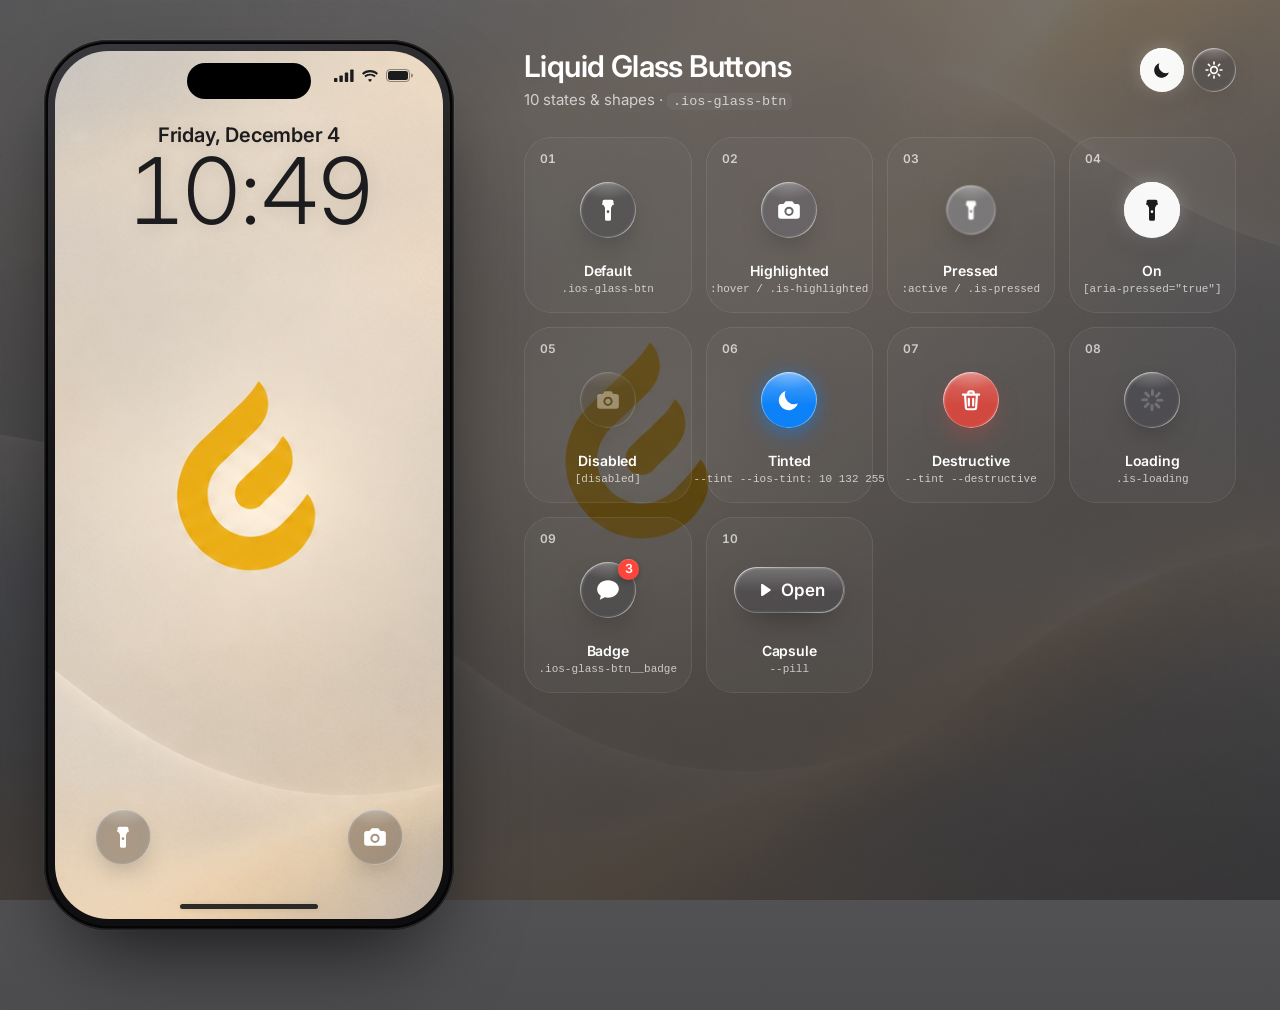
<file: ios26-buttons.html>
<!DOCTYPE html>
<html lang="en">
<head>
  <meta charset="UTF-8" />
  <meta name="asset-version" content="20260927223759" />
  <meta name="viewport" content="width=device-width, initial-scale=1, viewport-fit=cover" />
  <meta http-equiv="Cache-Control" content="no-cache, must-revalidate" />
  <title>iOS 26 Liquid Glass Buttons</title>
  <meta name="description" content="iOS 26 Liquid Glass buttons — ten states and shapes, built as reusable web components." />
  <meta name="theme-color" content="#0a0a0c" />

  <link rel="preconnect" href="https://fonts.googleapis.com" />
  <link rel="preconnect" href="https://fonts.gstatic.com" crossorigin />
  <link href="https://fonts.googleapis.com/css2?family=Inter:wght@300;400;500;600&display=swap" rel="stylesheet" />

  <link rel="stylesheet" href="css/ios26-glass.css?v=20260927223759" />
  <link rel="stylesheet" href="css/ios26-screen.css?v=20260927223759" />
  <link rel="stylesheet" href="css/ios26-buttons-page.css?v=20260927223759" />
</head>
<body class="ios-page ios-glass ios-buttons-page" data-appearance="dark">
  <main class="ios-buttons-page__main">
    <h1 class="ios-sr">iOS 26 Liquid Glass buttons</h1>

    <!-- ============ Lock screen (device) ============ -->
    <section class="ios-buttons-page__device" aria-label="Lock screen preview">
      <div class="ios-device">
        <div class="ios-screen" id="ios-screen" data-appearance="light">
          <div class="ios-island" aria-hidden="true"></div>

          <div class="ios-status" aria-hidden="true">
            <svg viewBox="0 0 20 13"><rect x="0" y="9" width="3.4" height="4" rx="0.8"/><rect x="5.4" y="6.5" width="3.4" height="6.5" rx="0.8"/><rect x="10.8" y="3.5" width="3.4" height="9.5" rx="0.8"/><rect x="16.2" y="0.5" width="3.4" height="12.5" rx="0.8"/></svg>
            <svg viewBox="0 0 18 13"><path d="M9 3.2c2.6 0 4.9 1 6.7 2.6l1.3-1.5A11.6 11.6 0 0 0 9 1 11.6 11.6 0 0 0 1 4.3l1.3 1.5A9.6 9.6 0 0 1 9 3.2Z"/><path d="M9 6.6c1.7 0 3.2.6 4.4 1.7l1.3-1.5A8.2 8.2 0 0 0 9 4.7a8.2 8.2 0 0 0-5.7 2.1l1.3 1.5A6.2 6.2 0 0 1 9 6.6Z"/><path d="M9 10c.8 0 1.5.3 2 .8L9 13l-2-2.2c.5-.5 1.2-.8 2-.8Z"/></svg>
            <svg viewBox="0 0 27 13"><rect x="0.5" y="0.5" width="23" height="12" rx="3.5" fill="none" stroke="currentColor" stroke-opacity="0.45"/><rect x="2" y="2" width="20" height="9" rx="2.2"/><path d="M25 4.5v4a2 2 0 0 0 0-4Z" opacity="0.45"/></svg>
          </div>

          <div class="ios-clock" aria-hidden="true">
            <span class="ios-clock__date">Sunday, September 27</span>
            <time class="ios-clock__time">9:41</time>
          </div>

          <div class="ios-lock-actions">
            <button class="ios-glass-btn ios-glass-btn--dark" type="button" data-toggle aria-pressed="false" aria-label="Flashlight" id="ios-flashlight">
              <span class="ios-glass-btn__glyph">
                <svg viewBox="0 0 24 24" aria-hidden="true" focusable="false"><path data-fill fill-rule="evenodd" d="M8.5 2.5A1.5 1.5 0 0 0 7 4v1.3c0 .5.13.98.38 1.4L9 9.5c.16.28.25.6.25.93V20.5a1.5 1.5 0 0 0 1.5 1.5h2.5a1.5 1.5 0 0 0 1.5-1.5V10.43c0-.33.09-.65.25-.93l1.62-2.8c.25-.42.38-.9.38-1.4V4a1.5 1.5 0 0 0-1.5-1.5h-7ZM12 12.25a1.25 1.25 0 1 1 0 2.5 1.25 1.25 0 0 1 0-2.5Z"/><path d="M7 6.5h10" stroke-width="1.3"/></svg>
              </span>
            </button>

            <button class="ios-glass-btn ios-glass-btn--dark" type="button" aria-label="Camera" id="ios-camera">
              <span class="ios-glass-btn__glyph">
                <svg viewBox="0 0 24 24" aria-hidden="true" focusable="false"><path data-fill fill-rule="evenodd" d="M9.3 4a1 1 0 0 0-.83.45L7.4 6.1a1 1 0 0 1-.83.45H4.5A2.5 2.5 0 0 0 2 9.05v8.4A2.5 2.5 0 0 0 4.5 20h15a2.5 2.5 0 0 0 2.5-2.5v-8.45A2.5 2.5 0 0 0 19.5 6.55h-2.07a1 1 0 0 1-.83-.45l-1.07-1.65A1 1 0 0 0 14.7 4H9.3ZM12 9a4.25 4.25 0 1 0 0 8.5A4.25 4.25 0 0 0 12 9Zm0 1.8a2.45 2.45 0 1 1 0 4.9 2.45 2.45 0 0 1 0-4.9Z"/></svg>
              </span>
            </button>
          </div>

          <div class="ios-home-indicator" aria-hidden="true"></div>
        </div>
      </div>
    </section>

    <!-- ============ Component library ============ -->
    <section class="ios-buttons-page__library" aria-labelledby="ios-lib-title">
      <header class="ios-buttons-page__head">
        <div>
          <h2 class="ios-buttons-page__title" id="ios-lib-title">Liquid Glass Buttons</h2>
          <p class="ios-buttons-page__hint">10 states &amp; shapes · <code>.ios-glass-btn</code></p>
        </div>

        <div class="ios-buttons-page__appearance" role="group" aria-label="Glass appearance">
          <button class="ios-glass-btn ios-glass-btn--sm" type="button" id="ios-appearance-dark" aria-pressed="true" aria-label="Dark glass">
            <span class="ios-glass-btn__glyph"><svg viewBox="0 0 24 24" aria-hidden="true" focusable="false"><path data-fill d="M20.2 15.1a8.6 8.6 0 0 1-11.3-11.3A9 9 0 1 0 20.2 15.1Z"/></svg></span>
          </button>
          <button class="ios-glass-btn ios-glass-btn--sm" type="button" id="ios-appearance-light" aria-pressed="false" aria-label="Light glass">
            <span class="ios-glass-btn__glyph"><svg viewBox="0 0 24 24" aria-hidden="true" focusable="false"><circle cx="12" cy="12" r="4"/><path d="M12 2.5v2.2M12 19.3v2.2M2.5 12h2.2M19.3 12h2.2M5.3 5.3l1.6 1.6M17.1 17.1l1.6 1.6M5.3 18.7l1.6-1.6M17.1 6.9l1.6-1.6"/></svg></span>
          </button>
        </div>
      </header>

      <ol class="ios-buttons-page__grid" id="ios-button-grid"></ol>
    </section>
  </main>

  <script src="js/ios26-glass.js?v=20260927223759" defer></script>
  <script src="js/ios26-buttons-page.js?v=20260927223759" defer></script>
</body>
</html>
</file>
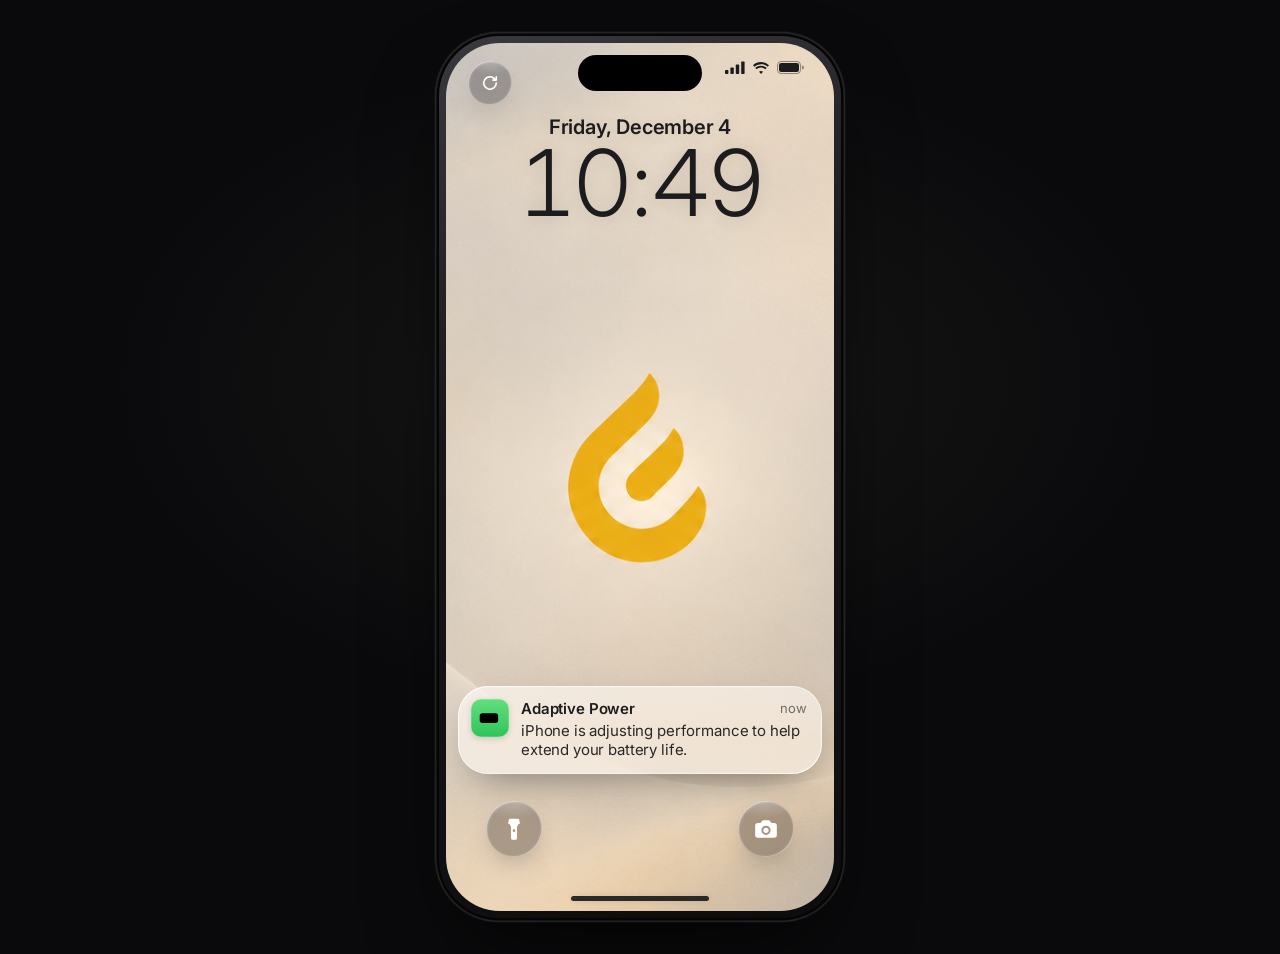
<file: ios26-notification.html>
<!DOCTYPE html>
<html lang="en">
<head>
  <meta charset="UTF-8" />
  <meta name="asset-version" content="20260927223759" />
  <meta name="viewport" content="width=device-width, initial-scale=1, viewport-fit=cover" />
  <meta http-equiv="Cache-Control" content="no-cache, must-revalidate" />
  <title>iOS 26 Notification</title>
  <meta name="description" content="An iOS 26 lock-screen notification that wakes the screen and rises in sync with its alert sound." />
  <meta name="theme-color" content="#0a0a0c" />

  <link rel="preconnect" href="https://fonts.googleapis.com" />
  <link rel="preconnect" href="https://fonts.gstatic.com" crossorigin />
  <link href="https://fonts.googleapis.com/css2?family=Inter:wght@300;400;500;600&display=swap" rel="stylesheet" />

  <link rel="stylesheet" href="css/ios26-glass.css?v=20260927223759" />
  <link rel="stylesheet" href="css/ios26-screen.css?v=20260927223759" />
  <link rel="stylesheet" href="css/ios26-notification-page.css?v=20260927223759" />
</head>
<body class="ios-page ios-glass ios-notif-page" data-appearance="dark">
  <main class="ios-device-wrap">
    <h1 class="ios-sr">iOS 26 notification demo</h1>

    <div class="ios-device">
      <div class="ios-screen is-asleep" id="ios-screen" data-appearance="light">
        <div class="ios-island" aria-hidden="true"></div>

        <div class="ios-status" aria-hidden="true">
          <svg viewBox="0 0 20 13"><rect x="0" y="9" width="3.4" height="4" rx="0.8"/><rect x="5.4" y="6.5" width="3.4" height="6.5" rx="0.8"/><rect x="10.8" y="3.5" width="3.4" height="9.5" rx="0.8"/><rect x="16.2" y="0.5" width="3.4" height="12.5" rx="0.8"/></svg>
          <svg viewBox="0 0 18 13"><path d="M9 3.2c2.6 0 4.9 1 6.7 2.6l1.3-1.5A11.6 11.6 0 0 0 9 1 11.6 11.6 0 0 0 1 4.3l1.3 1.5A9.6 9.6 0 0 1 9 3.2Z"/><path d="M9 6.6c1.7 0 3.2.6 4.4 1.7l1.3-1.5A8.2 8.2 0 0 0 9 4.7a8.2 8.2 0 0 0-5.7 2.1l1.3 1.5A6.2 6.2 0 0 1 9 6.6Z"/><path d="M9 10c.8 0 1.5.3 2 .8L9 13l-2-2.2c.5-.5 1.2-.8 2-.8Z"/></svg>
          <svg viewBox="0 0 27 13"><rect x="0.5" y="0.5" width="23" height="12" rx="3.5" fill="none" stroke="currentColor" stroke-opacity="0.45"/><rect x="2" y="2" width="20" height="9" rx="2.2"/><path d="M25 4.5v4a2 2 0 0 0 0-4Z" opacity="0.45"/></svg>
        </div>

        <!-- Replay (page utility) -->
        <div class="ios-corner">
          <button class="ios-glass-btn ios-glass-btn--sm ios-glass-btn--dark" type="button" id="ios-replay" aria-label="Replay notification" title="Replay (R)">
            <span class="ios-glass-btn__glyph"><svg viewBox="0 0 24 24" aria-hidden="true" focusable="false"><path d="M19.5 12a7.5 7.5 0 1 1-2.2-5.3M19.5 4.5v4h-4"/></svg></span>
          </button>
        </div>

        <div class="ios-clock" aria-hidden="true">
          <span class="ios-clock__date">Sunday, September 27</span>
          <time class="ios-clock__time">9:41</time>
        </div>

        <!-- Notification stack (bottom, iOS 26 lock screen) -->
        <div class="ios-notif-stack" id="ios-notif-stack"></div>

        <div class="ios-lock-actions">
          <button class="ios-glass-btn ios-glass-btn--dark" type="button" data-toggle aria-pressed="false" aria-label="Flashlight">
            <span class="ios-glass-btn__glyph">
              <svg viewBox="0 0 24 24" aria-hidden="true" focusable="false"><path data-fill fill-rule="evenodd" d="M8.5 2.5A1.5 1.5 0 0 0 7 4v1.3c0 .5.13.98.38 1.4L9 9.5c.16.28.25.6.25.93V20.5a1.5 1.5 0 0 0 1.5 1.5h2.5a1.5 1.5 0 0 0 1.5-1.5V10.43c0-.33.09-.65.25-.93l1.62-2.8c.25-.42.38-.9.38-1.4V4a1.5 1.5 0 0 0-1.5-1.5h-7ZM12 12.25a1.25 1.25 0 1 1 0 2.5 1.25 1.25 0 0 1 0-2.5Z"/><path d="M7 6.5h10" stroke-width="1.3"/></svg>
            </span>
          </button>
          <button class="ios-glass-btn ios-glass-btn--dark" type="button" aria-label="Camera">
            <span class="ios-glass-btn__glyph">
              <svg viewBox="0 0 24 24" aria-hidden="true" focusable="false"><path data-fill fill-rule="evenodd" d="M9.3 4a1 1 0 0 0-.83.45L7.4 6.1a1 1 0 0 1-.83.45H4.5A2.5 2.5 0 0 0 2 9.05v8.4A2.5 2.5 0 0 0 4.5 20h15a2.5 2.5 0 0 0 2.5-2.5v-8.45A2.5 2.5 0 0 0 19.5 6.55h-2.07a1 1 0 0 1-.83-.45l-1.07-1.65A1 1 0 0 0 14.7 4H9.3ZM12 9a4.25 4.25 0 1 0 0 8.5A4.25 4.25 0 0 0 12 9Zm0 1.8a2.45 2.45 0 1 1 0 4.9 2.45 2.45 0 0 1 0-4.9Z"/></svg>
            </span>
          </button>
        </div>

        <div class="ios-home-indicator" aria-hidden="true"></div>

        <!-- Screen dim layer (asleep → wake) -->
        <div class="ios-screen__dim" aria-hidden="true"></div>

        <!-- Shown only when the browser blocks autoplay -->
        <button class="ios-glass-btn ios-glass-btn--pill ios-notif-page__unlock" type="button" id="ios-sound-unlock" hidden>
          <span class="ios-glass-btn__glyph"><svg viewBox="0 0 24 24" aria-hidden="true" focusable="false"><path d="M4 9.5v5a1 1 0 0 0 1 1h2.6l4.2 3.3a.8.8 0 0 0 1.2-.7V5.9a.8.8 0 0 0-1.2-.7L7.6 8.5H5a1 1 0 0 0-1 1Z"/><path d="M16 9.5a3.5 3.5 0 0 1 0 5M18.6 7a7 7 0 0 1 0 10"/></svg></span>
          <span class="ios-glass-btn__label">Tap to enable sound</span>
        </button>
      </div>
    </div>
  </main>

  <audio id="ios-notif-audio" src="notif.mp3" preload="auto"></audio>

  <script src="js/ios26-glass.js?v=20260927223759" defer></script>
  <script src="js/ios26-notification.js?v=20260927223759" defer></script>
</body>
</html>
</file>
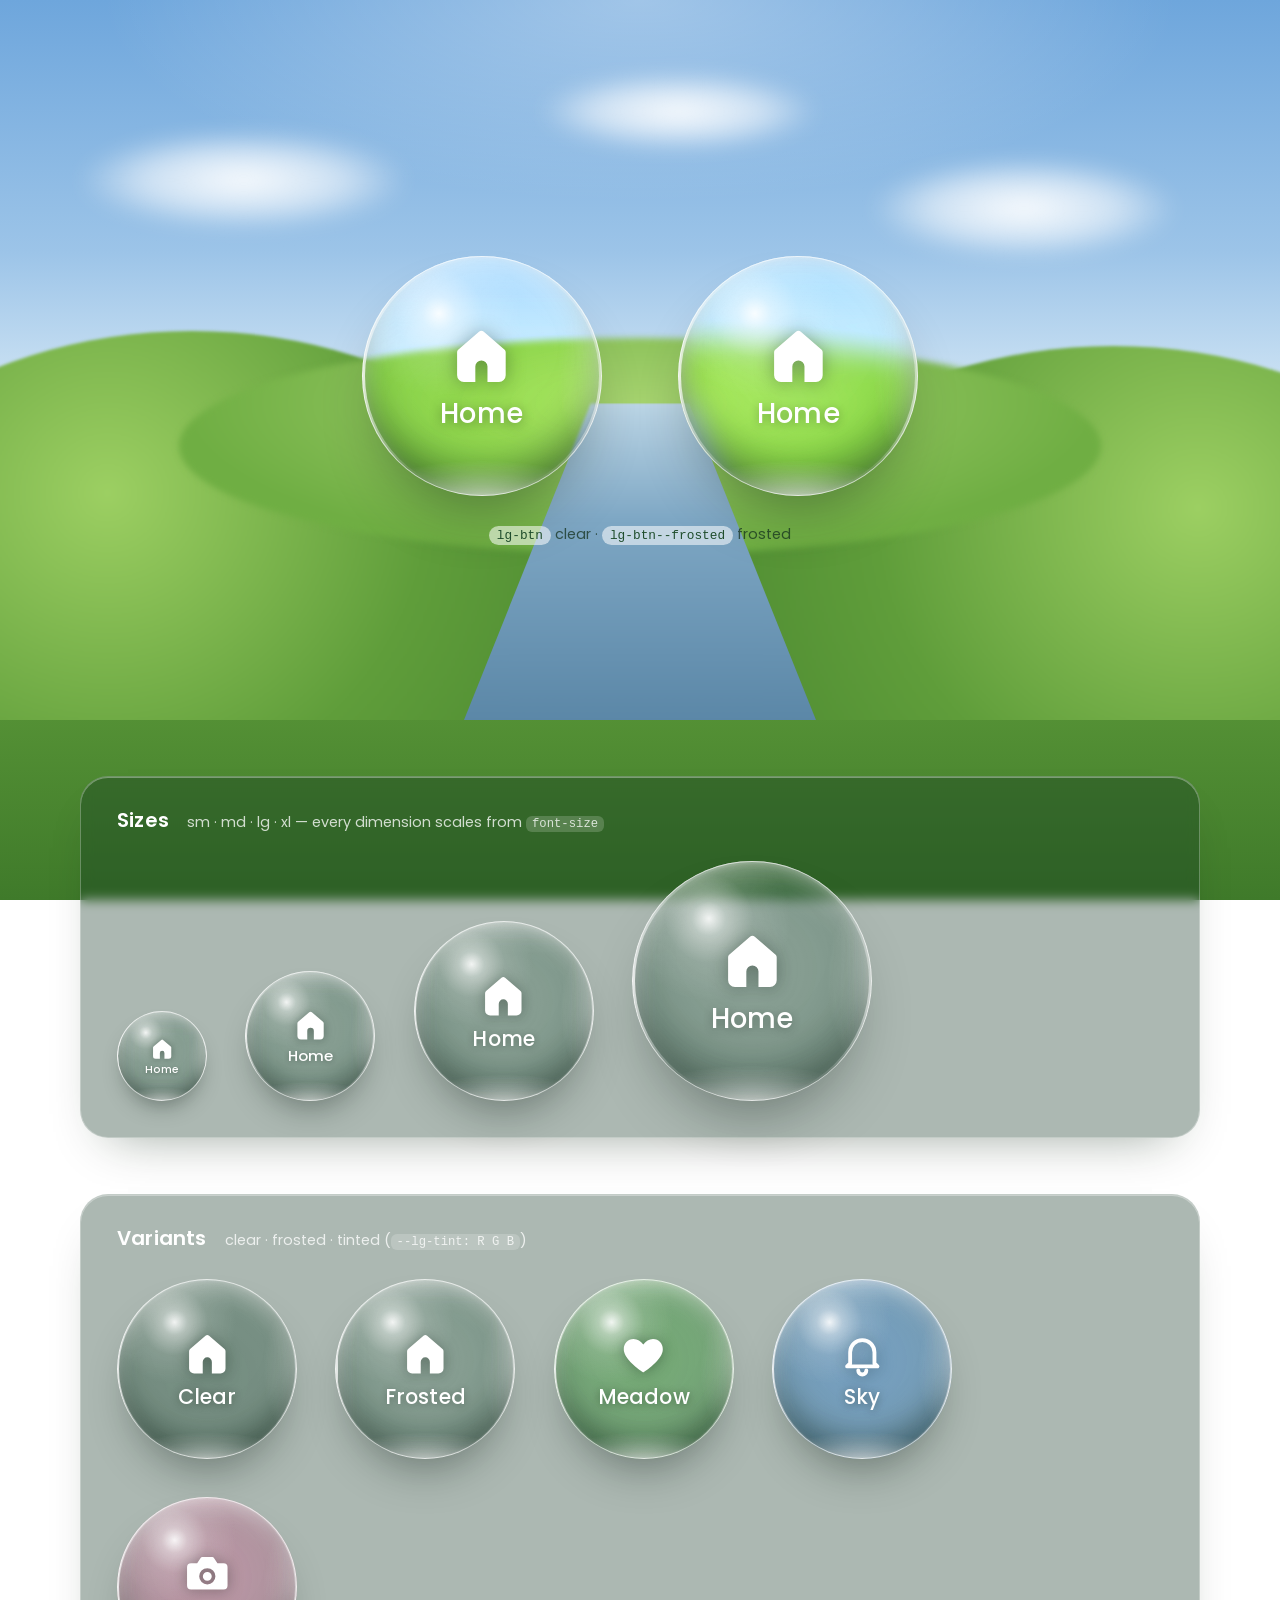
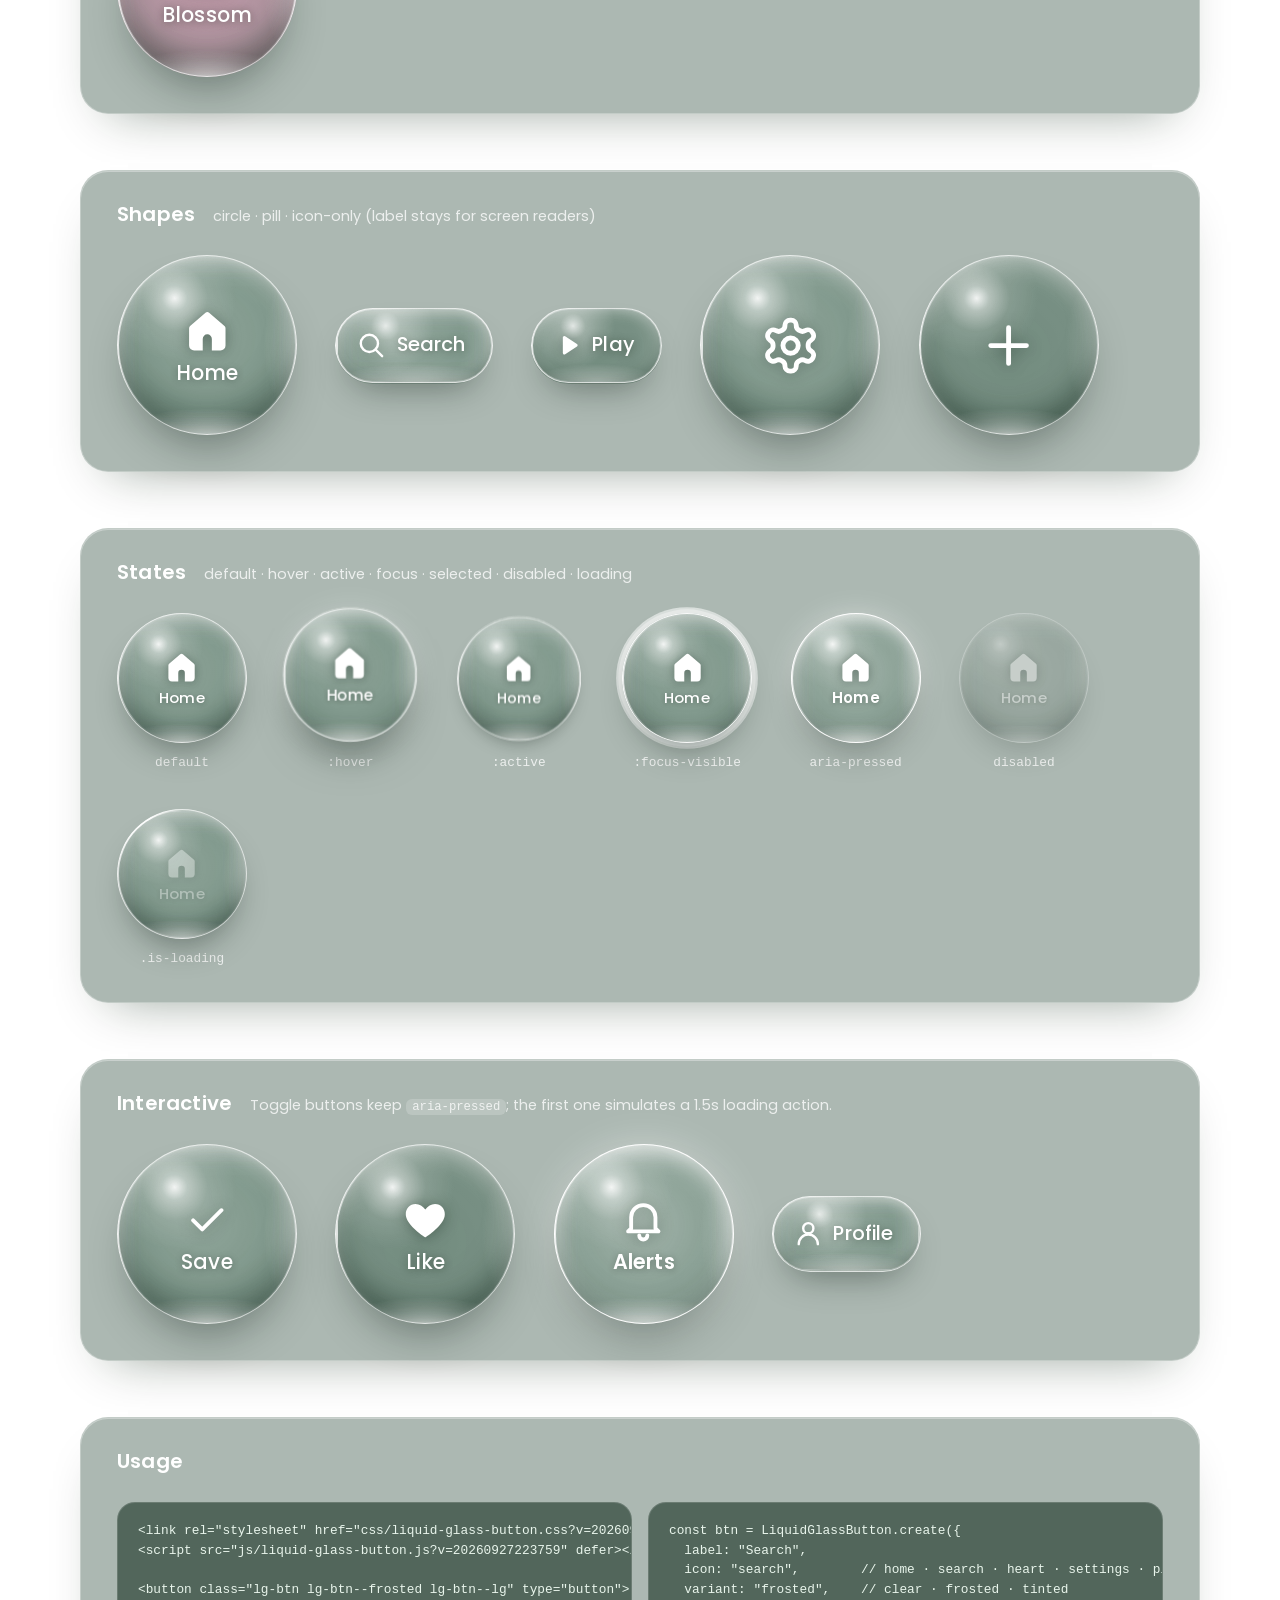
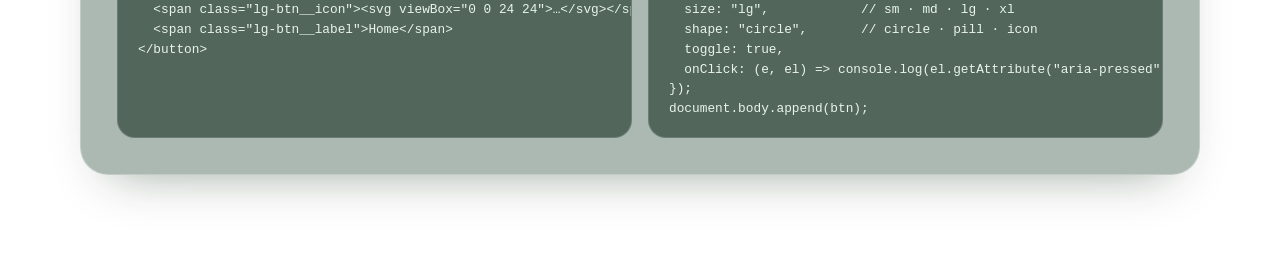
<file: liquid-glass-buttons.html>
<!DOCTYPE html>
<html lang="en">
<head>
  <meta charset="UTF-8" />
  <meta name="asset-version" content="20260927223759" />
  <meta name="viewport" content="width=device-width, initial-scale=1, viewport-fit=cover" />
  <meta http-equiv="Cache-Control" content="no-cache, must-revalidate" />
  <title>Liquid Glass Buttons — Components</title>
  <meta name="description" content="Reusable liquid-glass sphere buttons: clear and frosted variants, four sizes, three shapes and every interaction state." />
  <meta name="theme-color" content="#7fb2d9" />

  <link rel="preconnect" href="https://fonts.googleapis.com" />
  <link rel="preconnect" href="https://fonts.gstatic.com" crossorigin />
  <link href="https://fonts.googleapis.com/css2?family=Poppins:wght@400;500;600&display=swap" rel="stylesheet" />

  <!-- Component (reusable anywhere) -->
  <link rel="stylesheet" href="css/liquid-glass-button.css?v=20260927223759" />
  <!-- This showcase page only -->
  <link rel="stylesheet" href="css/liquid-glass-showcase.css?v=20260927223759" />
</head>
<body class="lg-showcase">
  <main class="lg-showcase__main">

    <!-- Reference recreation: the two spheres -->
    <section class="lg-showcase__hero" aria-labelledby="lg-hero-title">
      <div class="lg-showcase__scene" aria-hidden="true">
        <div class="lg-showcase__sky"></div>
        <div class="lg-showcase__cloud lg-showcase__cloud--1"></div>
        <div class="lg-showcase__cloud lg-showcase__cloud--2"></div>
        <div class="lg-showcase__cloud lg-showcase__cloud--3"></div>
        <div class="lg-showcase__hill lg-showcase__hill--left"></div>
        <div class="lg-showcase__hill lg-showcase__hill--right"></div>
        <div class="lg-showcase__hill lg-showcase__hill--far"></div>
        <div class="lg-showcase__river"></div>
      </div>

      <h1 class="lg-showcase__sr" id="lg-hero-title">Liquid Glass Buttons</h1>

      <div class="lg-showcase__pair">
        <button class="lg-btn lg-btn--xl" type="button">
          <span class="lg-btn__icon">
            <svg viewBox="0 0 24 24" aria-hidden="true" focusable="false"><path data-fill fill-rule="evenodd" d="M11.1 2.9a1.4 1.4 0 0 1 1.8 0l7.6 6.5c.32.27.5.66.5 1.07V19a2.5 2.5 0 0 1-2.5 2.5h-13A2.5 2.5 0 0 1 3 19v-8.53c0-.41.18-.8.5-1.07l7.6-6.5Z M12 13.5a2.25 2.25 0 0 0-2.25 2.25V21.5h4.5v-5.75A2.25 2.25 0 0 0 12 13.5Z"/></svg>
          </span>
          <span class="lg-btn__label">Home</span>
        </button>

        <button class="lg-btn lg-btn--frosted lg-btn--xl" type="button">
          <span class="lg-btn__icon">
            <svg viewBox="0 0 24 24" aria-hidden="true" focusable="false"><path data-fill fill-rule="evenodd" d="M11.1 2.9a1.4 1.4 0 0 1 1.8 0l7.6 6.5c.32.27.5.66.5 1.07V19a2.5 2.5 0 0 1-2.5 2.5h-13A2.5 2.5 0 0 1 3 19v-8.53c0-.41.18-.8.5-1.07l7.6-6.5Z M12 13.5a2.25 2.25 0 0 0-2.25 2.25V21.5h4.5v-5.75A2.25 2.25 0 0 0 12 13.5Z"/></svg>
          </span>
          <span class="lg-btn__label">Home</span>
        </button>
      </div>

      <p class="lg-showcase__caption">
        <span class="lg-showcase__caption-tag">lg-btn</span> clear ·
        <span class="lg-showcase__caption-tag">lg-btn--frosted</span> frosted
      </p>
    </section>

    <!-- Component library (rendered by JS via LiquidGlassButton.create) -->
    <section class="lg-showcase__section" aria-labelledby="lg-sizes-title">
      <header class="lg-showcase__head">
        <h2 class="lg-showcase__title" id="lg-sizes-title">Sizes</h2>
        <p class="lg-showcase__hint">sm · md · lg · xl — every dimension scales from <code>font-size</code></p>
      </header>
      <div class="lg-showcase__row lg-showcase__row--baseline" id="lg-row-sizes"></div>
    </section>

    <section class="lg-showcase__section" aria-labelledby="lg-variants-title">
      <header class="lg-showcase__head">
        <h2 class="lg-showcase__title" id="lg-variants-title">Variants</h2>
        <p class="lg-showcase__hint">clear · frosted · tinted (<code>--lg-tint: R G B</code>)</p>
      </header>
      <div class="lg-showcase__row" id="lg-row-variants"></div>
    </section>

    <section class="lg-showcase__section" aria-labelledby="lg-shapes-title">
      <header class="lg-showcase__head">
        <h2 class="lg-showcase__title" id="lg-shapes-title">Shapes</h2>
        <p class="lg-showcase__hint">circle · pill · icon-only (label stays for screen readers)</p>
      </header>
      <div class="lg-showcase__row" id="lg-row-shapes"></div>
    </section>

    <section class="lg-showcase__section" aria-labelledby="lg-states-title">
      <header class="lg-showcase__head">
        <h2 class="lg-showcase__title" id="lg-states-title">States</h2>
        <p class="lg-showcase__hint">default · hover · active · focus · selected · disabled · loading</p>
      </header>
      <div class="lg-showcase__row lg-showcase__row--labeled" id="lg-row-states"></div>
    </section>

    <section class="lg-showcase__section" aria-labelledby="lg-live-title">
      <header class="lg-showcase__head">
        <h2 class="lg-showcase__title" id="lg-live-title">Interactive</h2>
        <p class="lg-showcase__hint">Toggle buttons keep <code>aria-pressed</code>; the first one simulates a 1.5s loading action.</p>
      </header>
      <div class="lg-showcase__row" id="lg-row-live"></div>
    </section>

    <section class="lg-showcase__section lg-showcase__section--code" aria-labelledby="lg-usage-title">
      <header class="lg-showcase__head">
        <h2 class="lg-showcase__title" id="lg-usage-title">Usage</h2>
      </header>
      <div class="lg-showcase__code-grid">
        <pre class="lg-showcase__code"><code>&lt;link rel="stylesheet" href="css/liquid-glass-button.css?v=20260927223759"&gt;
&lt;script src="js/liquid-glass-button.js?v=20260927223759" defer&gt;&lt;/script&gt;

&lt;button class="lg-btn lg-btn--frosted lg-btn--lg" type="button"&gt;
  &lt;span class="lg-btn__icon"&gt;&lt;svg viewBox="0 0 24 24"&gt;…&lt;/svg&gt;&lt;/span&gt;
  &lt;span class="lg-btn__label"&gt;Home&lt;/span&gt;
&lt;/button&gt;</code></pre>
        <pre class="lg-showcase__code"><code>const btn = LiquidGlassButton.create({
  label: "Search",
  icon: "search",        // home · search · heart · settings · play · bell · plus · user · camera · check
  variant: "frosted",    // clear · frosted · tinted
  size: "lg",            // sm · md · lg · xl
  shape: "circle",       // circle · pill · icon
  toggle: true,
  onClick: (e, el) =&gt; console.log(el.getAttribute("aria-pressed")),
});
document.body.append(btn);</code></pre>
      </div>
    </section>
  </main>

  <script src="js/liquid-glass-button.js?v=20260927223759" defer></script>
  <script src="js/liquid-glass-showcase.js?v=20260927223759" defer></script>
</body>
</html>
</file>
<file: css/styles.css>
/* ==========================================================================
   Design tokens
   ========================================================================== */
:root {
  /* Palette */
  --c-pink: #ff2fa6;
  --c-magenta: #e73ad0;
  --c-violet: #8a3cff;
  --c-indigo: #4c1fe0;
  --c-plum: #2a0e4a;
  --c-orange: #ffa04a;
  --c-coral: #ff5f78;
  --c-blue: #5a7dff;

  --text: rgba(255, 255, 255, 0.96);
  --text-soft: rgba(255, 255, 255, 0.84);

  /* Glass */
  --glass-bg: linear-gradient(160deg, rgba(255, 255, 255, 0.14), rgba(255, 255, 255, 0.04));
  --glass-bg-strong: linear-gradient(180deg, rgba(255, 255, 255, 0.18), rgba(255, 255, 255, 0.08));
  --glass-bg-hover: linear-gradient(180deg, rgba(255, 255, 255, 0.3), rgba(255, 255, 255, 0.16));
  --glass-border: rgba(255, 255, 255, 0.3);
  --glass-border-strong: rgba(255, 255, 255, 0.44);
  --glass-blur: 18px;
  --glass-blur-strong: 26px;
  --glass-highlight: inset 0 1px 0 rgba(255, 255, 255, 0.45), inset 0 -1px 0 rgba(255, 255, 255, 0.08);
  --shadow-float: 0 30px 70px -30px rgba(40, 0, 90, 0.55), 0 12px 32px -16px rgba(255, 60, 170, 0.28);
  --shadow-soft: 0 18px 40px -20px rgba(40, 0, 90, 0.5);
  --glow-hover: 0 0 0 1px rgba(255, 255, 255, 0.12), 0 14px 36px -12px rgba(255, 120, 220, 0.45);

  /* Radius */
  --r-pill: 999px;
  --r-lg: 28px;
  --r-xl: 64px;

  /* Spacing */
  --s-1: 4px;
  --s-2: 8px;
  --s-3: 12px;
  --s-4: 16px;
  --s-5: 24px;
  --s-6: 32px;

  /* Layout scale: the composition was designed at a 640px panel width. */
  --panel-w: min(640px, calc(100vw - 32px));
  --u: calc(var(--panel-w) / 640);

  /* Type */
  --font: "Quicksand", "Nunito", ui-rounded, "Segoe UI", system-ui, -apple-system, sans-serif;
  --fs-nav: clamp(0.82rem, calc(20 * var(--u)), 1.25rem);
  --fs-btn: clamp(0.95rem, calc(20 * var(--u)), 1.25rem);

  /* Motion */
  --ease: cubic-bezier(0.2, 0.8, 0.2, 1);
  --dur: 260ms;
  --dur-slow: 420ms;
}

/* ==========================================================================
   Base
   ========================================================================== */
*,
*::before,
*::after {
  box-sizing: border-box;
}

html {
  height: 100%;
  -webkit-text-size-adjust: 100%;
}

body {
  margin: 0;
  min-height: 100%;
  font-family: var(--font);
  color: var(--text);
  background: var(--c-indigo);
  -webkit-font-smoothing: antialiased;
  text-rendering: optimizeLegibility;
}

svg {
  display: block;
}

:focus-visible {
  outline: 2px solid rgba(255, 255, 255, 0.92);
  outline-offset: 3px;
  border-radius: var(--r-pill);
}

.visually-hidden {
  position: absolute !important;
  width: 1px;
  height: 1px;
  margin: -1px;
  padding: 0;
  overflow: hidden;
  clip: rect(0 0 0 0);
  clip-path: inset(50%);
  white-space: nowrap;
  border: 0;
}

.skip-link {
  position: fixed;
  top: var(--s-3);
  left: var(--s-3);
  z-index: 100;
  padding: var(--s-2) var(--s-4);
  border-radius: var(--r-pill);
  background: rgba(20, 5, 45, 0.85);
  color: #fff;
  font-weight: 600;
  text-decoration: none;
  transform: translateY(-200%);
  transition: transform var(--dur) var(--ease);
}
.skip-link:focus-visible {
  transform: translateY(0);
}

/* ==========================================================================
   Scene
   ========================================================================== */
.app {
  position: relative;
  min-height: 100vh;
  min-height: 100dvh;
  display: grid;
  place-items: center;
  overflow: hidden;
  isolation: isolate;
  padding: var(--s-4);
  background:
    radial-gradient(circle min(42vw, 44vh) at 62% 64%, rgba(28, 8, 60, 0.6), transparent 100%),
    radial-gradient(circle min(34vw, 40vh) at 6% 90%, rgba(255, 150, 70, 0.75), transparent 100%),
    radial-gradient(circle min(38vw, 44vh) at 90% 12%, rgba(120, 60, 255, 0.75), transparent 100%),
    radial-gradient(circle min(50vw, 56vh) at 20% 14%, rgba(255, 45, 170, 0.9), transparent 100%),
    linear-gradient(118deg, var(--c-pink) 0%, var(--c-magenta) 32%, var(--c-violet) 64%, var(--c-indigo) 100%);
}

/* Soft vignette for depth */
.app::before {
  content: "";
  position: absolute;
  inset: 0;
  pointer-events: none;
  background: radial-gradient(120% 90% at 50% 50%, transparent 55%, rgba(20, 4, 50, 0.35) 100%);
}

.stage {
  position: relative;
  width: var(--panel-w);
}

/* --------------------------------------------------------------------------
   Ambient blobs
   Positions are in "design units" relative to the 640px panel so the
   composition holds together at every size.
   -------------------------------------------------------------------------- */
.blobs {
  position: absolute;
  inset: 0;
  z-index: 0;
  pointer-events: none;
}

.blob {
  position: absolute;
  will-change: transform;
}

.blob__shape {
  display: block;
  width: 100%;
  height: 100%;
  border-radius: 50%;
  filter: blur(var(--blur, 4px));
  animation: drift var(--drift, 14s) ease-in-out infinite;
  animation-delay: var(--delay, 0s);
}

/* Deep plum shadow behind the centre of the nav */
.blob--shadow {
  left: calc(150 * var(--u));
  top: calc(120 * var(--u));
  width: calc(440 * var(--u));
  height: calc(280 * var(--u));
  --blur: 42px;
  --drift: 22s;
}
.blob--shadow .blob__shape {
  background: radial-gradient(closest-side, rgba(28, 8, 62, 0.85), rgba(28, 8, 62, 0.35) 60%, transparent);
  border-radius: 50% 50% 45% 55% / 55% 45% 55% 45%;
}

/* Orange glow off to the left */
.blob--glow-left {
  left: calc(-270 * var(--u));
  top: calc(40 * var(--u));
  width: calc(220 * var(--u));
  height: calc(220 * var(--u));
  --blur: 34px;
  --drift: 19s;
  --delay: -4s;
}
.blob--glow-left .blob__shape {
  background: radial-gradient(circle at 40% 40%, #ffb35c, rgba(255, 150, 80, 0.55) 55%, transparent);
}

/* Far-left pink circle */
.blob--pink-far {
  left: calc(-258 * var(--u));
  top: calc(205 * var(--u));
  width: calc(130 * var(--u));
  height: calc(130 * var(--u));
  --blur: 10px;
  --drift: 17s;
  --delay: -8s;
}
.blob--pink-far .blob__shape {
  background: radial-gradient(circle at 35% 30%, #ff74c2, #ff3fa5 70%);
}

/* Violet / blue circle overlapping the top-left of the panel */
.blob--violet {
  left: calc(70 * var(--u));
  top: calc(-116 * var(--u));
  width: calc(212 * var(--u));
  height: calc(212 * var(--u));
  --blur: 3px;
  --drift: 16s;
  --delay: -2s;
}
.blob--violet .blob__shape {
  background: radial-gradient(circle at 34% 28%, #d45ff0 0%, #9d4bf4 46%, #5f7bff 100%);
}

/* Coral circle top-right inside the panel */
.blob--coral {
  left: calc(450 * var(--u));
  top: calc(4 * var(--u));
  width: calc(150 * var(--u));
  height: calc(150 * var(--u));
  --blur: 6px;
  --drift: 15s;
  --delay: -6s;
}
.blob--coral .blob__shape {
  background: radial-gradient(circle at 40% 35%, #ff8a86 0%, #ff5f8a 55%, #ff4aa8 100%);
}

/* Orange organic blob peeking through the right side of the nav */
.blob--orange {
  left: calc(462 * var(--u));
  top: calc(112 * var(--u));
  width: calc(196 * var(--u));
  height: calc(166 * var(--u));
  --blur: 3px;
  --drift: 18s;
  --delay: -10s;
}
.blob--orange .blob__shape {
  border-radius: 62% 38% 56% 44% / 48% 62% 38% 52%;
  background: radial-gradient(circle at 60% 40%, #ffb457 0%, #ff8f4e 50%, #ff6570 100%);
}

/* Pink circle bottom-left */
.blob--pink {
  left: calc(-46 * var(--u));
  top: calc(180 * var(--u));
  width: calc(222 * var(--u));
  height: calc(222 * var(--u));
  --blur: 4px;
  --drift: 20s;
  --delay: -12s;
}
.blob--pink .blob__shape {
  background: radial-gradient(circle at 60% 30%, #ff5dbb 0%, #ff43a4 48%, #ff7a63 100%);
}

/* Indigo circle top-right of scene */
.blob--indigo {
  left: calc(676 * var(--u));
  top: calc(-122 * var(--u));
  width: calc(122 * var(--u));
  height: calc(122 * var(--u));
  --blur: 6px;
  --drift: 21s;
  --delay: -5s;
}
.blob--indigo .blob__shape {
  background: radial-gradient(circle at 35% 30%, #b06bff 0%, #8a52ff 50%, #5f7cff 100%);
}

/* Purple circle bottom-right of scene */
.blob--purple {
  left: calc(600 * var(--u));
  top: calc(342 * var(--u));
  width: calc(96 * var(--u));
  height: calc(96 * var(--u));
  --blur: 8px;
  --drift: 13s;
  --delay: -9s;
}
.blob--purple .blob__shape {
  background: radial-gradient(circle at 40% 35%, #c554ff 0%, #a03ee6 60%, #7f36e0 100%);
}

@keyframes drift {
  0%,
  100% {
    transform: translate3d(0, 0, 0) scale(1);
  }
  50% {
    transform: translate3d(calc(8 * var(--u)), calc(-12 * var(--u)), 0) scale(1.035);
  }
}

/* ==========================================================================
   Glass panel
   ========================================================================== */
.glass-panel {
  position: relative;
  z-index: 1;
  width: 100%;
  display: flex;
  flex-direction: column;
  align-items: center;
  gap: clamp(20px, calc(28 * var(--u)), 28px);
  padding:
    clamp(20px, calc(26 * var(--u)), 26px)
    clamp(10px, calc(13 * var(--u)), 13px)
    clamp(10px, calc(12 * var(--u)), 12px);
  border-radius: clamp(44px, calc(64 * var(--u)), var(--r-xl));
  border: 1px solid var(--glass-border);
  background: var(--glass-bg);
  -webkit-backdrop-filter: blur(var(--glass-blur)) saturate(1.3);
  backdrop-filter: blur(var(--glass-blur)) saturate(1.3);
  box-shadow: var(--glass-highlight), var(--shadow-float);
}

/* Glass surface shared styles */
.glass-nav,
.capture-btn {
  border: 1px solid var(--glass-border-strong);
  background: var(--glass-bg-strong);
  -webkit-backdrop-filter: blur(var(--glass-blur-strong)) saturate(1.2);
  backdrop-filter: blur(var(--glass-blur-strong)) saturate(1.2);
  box-shadow: inset 0 1px 0 rgba(255, 255, 255, 0.5), inset 0 -1px 0 rgba(255, 255, 255, 0.1), var(--shadow-soft);
}

/* --------------------------------------------------------------------------
   Capture button
   -------------------------------------------------------------------------- */
.capture-btn {
  display: inline-flex;
  align-items: center;
  gap: clamp(8px, calc(12 * var(--u)), 12px);
  height: clamp(46px, calc(57 * var(--u)), 57px);
  padding: 0 clamp(20px, calc(28 * var(--u)), 28px) 0 clamp(16px, calc(24 * var(--u)), 24px);
  border-radius: var(--r-pill);
  color: var(--text);
  font: 600 var(--fs-btn) / 1 var(--font);
  letter-spacing: 0.01em;
  cursor: pointer;
  user-select: none;
  -webkit-tap-highlight-color: transparent;
  transition:
    background var(--dur) var(--ease),
    transform var(--dur) var(--ease),
    box-shadow var(--dur) var(--ease);
}

.capture-btn .icon {
  width: clamp(18px, calc(21 * var(--u)), 21px);
  height: clamp(18px, calc(21 * var(--u)), 21px);
  transition: transform var(--dur) var(--ease);
}

.capture-btn:active {
  transform: translateY(0) scale(0.97);
}

.capture-btn.is-capturing .icon {
  animation: shutter 520ms var(--ease);
}

@keyframes shutter {
  0% {
    transform: scale(1);
  }
  35% {
    transform: scale(0.78);
  }
  70% {
    transform: scale(1.12);
  }
  100% {
    transform: scale(1);
  }
}

/* --------------------------------------------------------------------------
   Navigation
   -------------------------------------------------------------------------- */
.glass-nav {
  position: relative;
  width: 100%;
  height: clamp(100px, calc(152 * var(--u)), 152px);
  border-radius: var(--r-pill);
  overflow: hidden;
}

.glass-nav__list {
  position: relative;
  z-index: 1;
  height: 100%;
  margin: 0;
  padding: 0 clamp(6px, calc(18 * var(--u)), 18px);
  list-style: none;
  display: flex;
  justify-content: space-around;
  align-items: center;
}

.glass-nav__list > li {
  flex: 1 1 0;
  display: flex;
  justify-content: center;
}

.nav-link {
  display: inline-flex;
  flex-direction: column;
  align-items: center;
  gap: clamp(6px, calc(10 * var(--u)), 10px);
  padding: clamp(8px, calc(12 * var(--u)), 12px) clamp(8px, calc(18 * var(--u)), 18px);
  border-radius: var(--r-lg);
  color: var(--text);
  opacity: 0.86;
  text-decoration: none;
  font-weight: 600;
  font-size: var(--fs-nav);
  line-height: 1;
  letter-spacing: 0.01em;
  -webkit-tap-highlight-color: transparent;
  transition:
    opacity var(--dur) var(--ease),
    transform var(--dur) var(--ease);
}

.nav-link .icon {
  width: clamp(22px, calc(28 * var(--u)), 28px);
  height: clamp(22px, calc(28 * var(--u)), 28px);
  transition:
    transform var(--dur) var(--ease),
    filter var(--dur) var(--ease);
}

.icon--stroke {
  fill: none;
  stroke: currentColor;
  stroke-width: 2;
  stroke-linecap: round;
  stroke-linejoin: round;
}

.nav-link:active .icon {
  transform: scale(0.94);
}

.nav-link[aria-current="page"] {
  opacity: 1;
}

.nav-link[aria-current="page"] .icon {
  filter: drop-shadow(0 0 10px rgba(255, 255, 255, 0.55));
}

/* Sliding active indicator */
.glass-nav__indicator {
  position: absolute;
  top: 0;
  left: 0;
  width: 0;
  height: 0;
  border-radius: var(--r-pill);
  background: linear-gradient(180deg, rgba(255, 255, 255, 0.14), rgba(255, 255, 255, 0.04));
  border: 1px solid rgba(255, 255, 255, 0.16);
  box-shadow: inset 0 1px 0 rgba(255, 255, 255, 0.28), 0 8px 24px -14px rgba(255, 255, 255, 0.35);
  opacity: 0;
  will-change: transform, width, height;
}

.glass-nav__indicator.is-ready {
  opacity: 1;
  transition:
    transform var(--dur-slow) var(--ease),
    width var(--dur-slow) var(--ease),
    height var(--dur-slow) var(--ease),
    opacity var(--dur) var(--ease);
}

/* --------------------------------------------------------------------------
   Hover states (pointer devices only)
   -------------------------------------------------------------------------- */
@media (hover: hover) and (pointer: fine) {
  .capture-btn:hover {
    background: var(--glass-bg-hover);
    transform: translateY(-1px);
    box-shadow: inset 0 1px 0 rgba(255, 255, 255, 0.6), var(--shadow-soft), var(--glow-hover);
  }

  .capture-btn:hover .icon {
    transform: scale(1.06);
  }

  .nav-link:hover {
    opacity: 1;
    transform: translateY(-2px);
  }

  .nav-link:hover .icon {
    transform: scale(1.06);
  }
}

/* ==========================================================================
   Feedback: flash + toast
   ========================================================================== */
.flash {
  position: fixed;
  inset: 0;
  z-index: 20;
  pointer-events: none;
  opacity: 0;
  background: radial-gradient(circle at 50% 40%, #fff 0%, rgba(255, 255, 255, 0.9) 45%, rgba(255, 255, 255, 0.7) 100%);
}

.flash.is-active {
  animation: flash 560ms ease-out;
}

@keyframes flash {
  0% {
    opacity: 0;
  }
  12% {
    opacity: 0.92;
  }
  100% {
    opacity: 0;
  }
}

.toast {
  position: fixed;
  left: 50%;
  bottom: calc(var(--s-5) + env(safe-area-inset-bottom));
  z-index: 30;
  display: inline-flex;
  align-items: center;
  gap: var(--s-2);
  padding: var(--s-3) var(--s-5);
  border-radius: var(--r-pill);
  border: 1px solid var(--glass-border-strong);
  background: linear-gradient(180deg, rgba(255, 255, 255, 0.24), rgba(255, 255, 255, 0.12));
  -webkit-backdrop-filter: blur(20px) saturate(1.3);
  backdrop-filter: blur(20px) saturate(1.3);
  box-shadow: inset 0 1px 0 rgba(255, 255, 255, 0.5), var(--shadow-soft);
  color: var(--text);
  font-weight: 600;
  font-size: 0.95rem;
  white-space: nowrap;
  pointer-events: none;
  opacity: 0;
  transform: translate(-50%, 14px) scale(0.98);
  transition:
    opacity var(--dur) var(--ease),
    transform var(--dur) var(--ease);
}

.toast:empty {
  visibility: hidden;
}

.toast::before {
  content: "";
  width: 8px;
  height: 8px;
  border-radius: 50%;
  background: #fff;
  box-shadow: 0 0 12px rgba(255, 255, 255, 0.9);
}

.toast.is-visible {
  opacity: 1;
  transform: translate(-50%, 0) scale(1);
}

/* ==========================================================================
   Responsive
   ========================================================================== */

/* Tablet: slightly denser composition */
@media (max-width: 900px) {
  :root {
    --panel-w: min(600px, calc(100vw - 32px));
  }
}

/* Phones: app-style bottom-anchored navigation */
@media (max-width: 640px) {
  :root {
    --panel-w: calc(100vw - 24px);
    --r-lg: 22px;
  }

  .app {
    align-items: end;
    padding: var(--s-3) var(--s-3) calc(var(--s-3) + env(safe-area-inset-bottom));
  }

  .glass-panel {
    gap: 18px;
    padding: 18px 8px 8px;
    border-radius: 40px;
  }

  .glass-nav {
    height: 94px;
  }

  .glass-nav__list {
    padding: 0 4px;
  }

  .nav-link {
    gap: 6px;
    padding: 8px 6px;
    font-size: 0.8rem;
  }

  .nav-link .icon {
    width: 22px;
    height: 22px;
  }

  .capture-btn {
    height: 46px;
    font-size: 0.95rem;
    padding: 0 22px 0 18px;
  }

  .toast {
    bottom: auto;
    top: calc(var(--s-4) + env(safe-area-inset-top));
    transform: translate(-50%, -14px) scale(0.98);
  }

  .toast.is-visible {
    transform: translate(-50%, 0) scale(1);
  }
}

@media (max-width: 380px) {
  .nav-link {
    font-size: 0.72rem;
    padding: 8px 4px;
  }
}

/* Short landscape viewports */
@media (max-height: 520px) and (orientation: landscape) {
  .glass-panel {
    gap: 14px;
    padding: 14px 10px 8px;
    border-radius: 40px;
  }

  .glass-nav {
    height: 88px;
  }

  .nav-link {
    gap: 5px;
    padding: 6px 12px;
    font-size: 0.85rem;
  }

  .nav-link .icon {
    width: 22px;
    height: 22px;
  }

  .capture-btn {
    height: 44px;
    font-size: 0.95rem;
  }
}

/* ==========================================================================
   Fallbacks & preferences
   ========================================================================== */
@supports not ((backdrop-filter: blur(1px)) or (-webkit-backdrop-filter: blur(1px))) {
  .glass-panel {
    background: linear-gradient(160deg, rgba(255, 255, 255, 0.22), rgba(255, 255, 255, 0.1));
  }
  .glass-nav,
  .capture-btn,
  .toast {
    background: linear-gradient(180deg, rgba(255, 255, 255, 0.34), rgba(255, 255, 255, 0.2));
  }
}

@media (prefers-reduced-motion: reduce) {
  .blob__shape,
  .flash.is-active,
  .capture-btn.is-capturing .icon {
    animation: none;
  }

  .glass-nav__indicator.is-ready,
  .nav-link,
  .capture-btn,
  .toast,
  .skip-link {
    transition-duration: 1ms;
  }
}
</file>
<file: css/audio-player.css>
/* ==========================================================================
   Audio Player page — fully scoped under .audio-player-page
   Every selector, variable (--ap-*) and keyframe (ap-*) is page-specific.
   ========================================================================== */

.audio-player-page {
  /* Palette */
  --ap-sea-deep: #031a2a;
  --ap-sea-mid: #073b56;
  --ap-sea-light: #0c6488;
  --ap-sea-bright: #1687ae;
  --ap-foam: #e7f4fa;
  --ap-ink: #0b1e2c;

  --ap-text: rgba(255, 255, 255, 0.97);
  --ap-text-soft: rgba(255, 255, 255, 0.82);
  --ap-text-muted: rgba(255, 255, 255, 0.7);

  /* Glass */
  --ap-glass-bg: rgba(160, 215, 240, 0.1);
  --ap-glass-bg-strong: rgba(255, 255, 255, 0.16);
  --ap-glass-bg-hover: rgba(255, 255, 255, 0.26);
  --ap-glass-border: rgba(255, 255, 255, 0.3);
  --ap-glass-border-strong: rgba(255, 255, 255, 0.42);
  --ap-glass-blur: 14px;
  --ap-glass-blur-strong: 18px;
  --ap-glass-highlight: inset 0 1px 0 rgba(255, 255, 255, 0.45), inset 0 -1px 0 rgba(255, 255, 255, 0.06);
  --ap-shadow-card: 0 40px 90px -40px rgba(2, 20, 36, 0.8), 0 18px 40px -24px rgba(2, 20, 36, 0.6);
  --ap-shadow-button: 0 14px 30px -16px rgba(2, 20, 36, 0.7);
  --ap-glow-cyan: 0 0 0 1px rgba(255, 255, 255, 0.12), 0 12px 36px -10px rgba(110, 210, 255, 0.55);

  /* Layout scale: the reference card is 570 design units wide. */
  --ap-card-w: min(570px, calc(100vw - 32px));
  --ap-u: calc(var(--ap-card-w) / 570);

  /* Radius */
  --ap-r-card: clamp(32px, calc(48 * var(--ap-u)), 52px);
  --ap-r-art: clamp(16px, calc(24 * var(--ap-u)), 26px);
  --ap-r-pill: 999px;

  /* Type */
  --ap-font: "Inter", "SF Pro Display", -apple-system, "Segoe UI", system-ui, sans-serif;
  --ap-fs-title: clamp(1.75rem, calc(52 * var(--ap-u)), 3.5rem);
  --ap-fs-artist: clamp(1rem, calc(28 * var(--ap-u)), 1.875rem);
  --ap-fs-time: clamp(0.75rem, calc(20 * var(--ap-u)), 1.3rem);

  /* Motion */
  --ap-ease: cubic-bezier(0.2, 0.8, 0.2, 1);
  --ap-dur: 240ms;
  --ap-dur-slow: 480ms;

  /* Tilt (set by JS) */
  --ap-rx: 0deg;
  --ap-ry: 0deg;

  margin: 0;
  min-height: 100%;
  font-family: var(--ap-font);
  color: var(--ap-text);
  background: var(--ap-sea-mid);
  -webkit-font-smoothing: antialiased;
  text-rendering: optimizeLegibility;
}

.audio-player-page *,
.audio-player-page *::before,
.audio-player-page *::after {
  box-sizing: border-box;
}

.audio-player-page svg {
  display: block;
}

.audio-player-page :focus-visible {
  outline: 2px solid rgba(255, 255, 255, 0.92);
  outline-offset: 3px;
}

.audio-player-page__sr {
  position: absolute !important;
  width: 1px;
  height: 1px;
  margin: -1px;
  padding: 0;
  overflow: hidden;
  clip: rect(0 0 0 0);
  clip-path: inset(50%);
  white-space: nowrap;
  border: 0;
}

/* ==========================================================================
   Page shell
   ========================================================================== */
.audio-player-page__main {
  position: relative;
  min-height: 100vh;
  min-height: 100dvh;
  display: grid;
  place-items: center;
  padding: 16px;
  overflow: hidden;
  isolation: isolate;
}

/* ==========================================================================
   Background — procedural ocean
   ========================================================================== */
.audio-player-background {
  position: absolute;
  inset: 0;
  z-index: 0;
  overflow: hidden;
  pointer-events: none;
  background:
    radial-gradient(circle min(70vw, 70vh) at 88% 92%, rgba(40, 150, 195, 0.5), transparent 100%),
    radial-gradient(circle min(65vw, 65vh) at 12% 12%, rgba(2, 16, 30, 0.75), transparent 100%),
    linear-gradient(150deg, var(--ap-sea-deep) 0%, var(--ap-sea-mid) 45%, var(--ap-sea-light) 80%, var(--ap-sea-bright) 100%);
}

.audio-player-background__foam {
  position: absolute;
  inset: -6%;
  width: 112%;
  height: 112%;
  will-change: transform;
}

/* Large foam structures, denser toward the bottom-right like the reference */
.audio-player-background__foam--coarse {
  opacity: 0.78;
  mix-blend-mode: screen;
  -webkit-mask-image: linear-gradient(135deg, rgba(0, 0, 0, 0.06) 0%, rgba(0, 0, 0, 0.3) 40%, rgba(0, 0, 0, 0.7) 70%, rgba(0, 0, 0, 1) 100%);
  mask-image: linear-gradient(135deg, rgba(0, 0, 0, 0.06) 0%, rgba(0, 0, 0, 0.3) 40%, rgba(0, 0, 0, 0.7) 70%, rgba(0, 0, 0, 1) 100%);
  animation: ap-sea-drift 38s ease-in-out infinite alternate;
}

/* Fine surface veins */
.audio-player-background__foam--fine {
  opacity: 0.2;
  mix-blend-mode: screen;
  -webkit-mask-image: linear-gradient(135deg, rgba(0, 0, 0, 0.25), rgba(0, 0, 0, 0.85));
  mask-image: linear-gradient(135deg, rgba(0, 0, 0, 0.25), rgba(0, 0, 0, 0.85));
  animation: ap-sea-drift 52s ease-in-out infinite alternate-reverse;
}

.audio-player-background__light {
  position: absolute;
  border-radius: 50%;
  filter: blur(60px);
  will-change: transform;
}

.audio-player-background__light--deep {
  left: -10%;
  top: 30%;
  width: 55vmax;
  height: 40vmax;
  background: radial-gradient(closest-side, rgba(3, 25, 44, 0.75), transparent);
  animation: ap-light-breathe 18s ease-in-out infinite alternate;
}

.audio-player-background__light--surf {
  right: -12%;
  bottom: -18%;
  width: 60vmax;
  height: 46vmax;
  background: radial-gradient(closest-side, rgba(210, 238, 250, 0.3), transparent);
  animation: ap-light-breathe 22s ease-in-out infinite alternate-reverse;
}

.audio-player-background__vignette {
  position: absolute;
  inset: 0;
  background: radial-gradient(120% 90% at 50% 50%, transparent 55%, rgba(3, 18, 32, 0.45) 100%);
}

@keyframes ap-sea-drift {
  from {
    transform: translate3d(0, 0, 0) scale(1);
  }
  to {
    transform: translate3d(-2.5%, 1.5%, 0) scale(1.06);
  }
}

@keyframes ap-light-breathe {
  from {
    transform: translate3d(0, 0, 0) scale(1);
  }
  to {
    transform: translate3d(3%, -2%, 0) scale(1.08);
  }
}

/* ==========================================================================
   Card
   ========================================================================== */
.audio-player-stage {
  position: relative;
  z-index: 1;
  width: var(--ap-card-w);
  perspective: 1400px;
}

.audio-player-float {
  animation: ap-float 9s ease-in-out infinite;
  will-change: transform;
}

@keyframes ap-float {
  0%,
  100% {
    transform: translate3d(0, 0, 0);
  }
  50% {
    transform: translate3d(0, calc(-6 * var(--ap-u)), 0);
  }
}

.audio-player-card {
  position: relative;
  display: flex;
  flex-direction: column;
  padding: clamp(20px, calc(34 * var(--ap-u)), 36px);
  border-radius: var(--ap-r-card);
  border: 1px solid var(--ap-glass-border);
  background:
    linear-gradient(160deg, rgba(255, 255, 255, 0.16) 0%, rgba(255, 255, 255, 0.04) 40%, rgba(255, 255, 255, 0.02) 60%, rgba(255, 255, 255, 0.1) 100%),
    var(--ap-glass-bg);
  -webkit-backdrop-filter: blur(var(--ap-glass-blur)) saturate(1.5) brightness(1.04);
  backdrop-filter: blur(var(--ap-glass-blur)) saturate(1.5) brightness(1.04);
  box-shadow: var(--ap-glass-highlight), var(--ap-shadow-card);
  transform: rotateX(var(--ap-rx)) rotateY(var(--ap-ry));
  transform-style: preserve-3d;
  transition: transform var(--ap-dur-slow) var(--ap-ease);
  overflow: hidden;
}

/* Liquid refraction — slow-moving caustic veins inside the glass */
.audio-player-card__refraction {
  position: absolute;
  inset: -20%;
  z-index: 0;
  pointer-events: none;
  opacity: 0.5;
  mix-blend-mode: soft-light;
  background-image: url("data:image/svg+xml,%3Csvg xmlns='http://www.w3.org/2000/svg' width='640' height='640'%3E%3Cfilter id='f' x='0' y='0' width='100%25' height='100%25' color-interpolation-filters='sRGB'%3E%3CfeTurbulence type='turbulence' baseFrequency='0.011 0.016' numOctaves='3' seed='21'/%3E%3CfeColorMatrix type='matrix' values='0 0 0 0 1 0 0 0 0 1 0 0 0 0 1 -3.2 0 0 0 1'/%3E%3CfeGaussianBlur stdDeviation='0.6'/%3E%3C/filter%3E%3Crect width='100%25' height='100%25' filter='url(%23f)'/%3E%3C/svg%3E");
  background-size: 100% 100%;
  background-repeat: no-repeat;
  animation: ap-caustics 30s linear infinite;
  will-change: transform;
}

@keyframes ap-caustics {
  from {
    transform: translate3d(0, 0, 0) rotate(0deg);
  }
  to {
    transform: translate3d(-4%, -3%, 0) rotate(2deg);
  }
}

/* Specular sheen across the top edge */
.audio-player-card__sheen {
  position: absolute;
  inset: 0;
  z-index: 0;
  pointer-events: none;
  border-radius: inherit;
  background:
    linear-gradient(180deg, rgba(255, 255, 255, 0.22), transparent 18%),
    radial-gradient(120% 60% at 0% 0%, rgba(255, 255, 255, 0.16), transparent 55%);
}

.audio-player-card > *:not(.audio-player-card__refraction):not(.audio-player-card__sheen) {
  position: relative;
  z-index: 1;
}

/* --------------------------------------------------------------------------
   Head: artwork + track info
   -------------------------------------------------------------------------- */
.audio-player-card__head {
  display: flex;
  align-items: center;
  gap: clamp(16px, calc(32 * var(--ap-u)), 34px);
}

.audio-player-artwork {
  flex: 0 0 auto;
  margin: 0;
  width: clamp(88px, calc(160 * var(--ap-u)), 168px);
  height: clamp(88px, calc(160 * var(--ap-u)), 168px);
  border-radius: var(--ap-r-art);
  overflow: hidden;
  box-shadow: 0 18px 40px -18px rgba(2, 20, 36, 0.8), inset 0 0 0 1px rgba(255, 255, 255, 0.18);
  transition: transform var(--ap-dur-slow) var(--ap-ease), box-shadow var(--ap-dur-slow) var(--ap-ease);
}

.audio-player-artwork__image {
  width: 100%;
  height: 100%;
}

.audio-player-card.is-playing .audio-player-artwork {
  transform: scale(1.02);
  box-shadow: 0 24px 48px -18px rgba(2, 20, 36, 0.85), inset 0 0 0 1px rgba(255, 255, 255, 0.28);
}

.audio-player-track {
  min-width: 0;
  display: flex;
  flex-direction: column;
  gap: clamp(6px, calc(14 * var(--ap-u)), 14px);
}

.audio-player-track__title {
  margin: 0;
  font-size: var(--ap-fs-title);
  font-weight: 700;
  line-height: 1.05;
  letter-spacing: -0.02em;
  color: var(--ap-text);
  overflow: hidden;
  text-overflow: ellipsis;
  white-space: nowrap;
  text-shadow: 0 2px 18px rgba(2, 20, 36, 0.25);
}

.audio-player-track__artist {
  margin: 0;
  font-size: var(--ap-fs-artist);
  font-weight: 400;
  line-height: 1.2;
  color: var(--ap-text-soft);
  overflow: hidden;
  text-overflow: ellipsis;
  white-space: nowrap;
}

/* --------------------------------------------------------------------------
   Progress (times + waveform)
   -------------------------------------------------------------------------- */
.audio-player-progress {
  margin-top: clamp(28px, calc(56 * var(--ap-u)), 60px);
}

.audio-player-progress__times {
  display: flex;
  justify-content: space-between;
  align-items: baseline;
  margin-bottom: clamp(6px, calc(10 * var(--ap-u)), 10px);
  font-size: var(--ap-fs-time);
  font-weight: 400;
  font-variant-numeric: tabular-nums;
  color: var(--ap-text-muted);
  letter-spacing: 0.01em;
}

.audio-player-progress__track {
  position: relative;
  height: clamp(32px, calc(56 * var(--ap-u)), 58px);
  touch-action: none;
}

.audio-player-progress__bars {
  position: absolute;
  inset: 0;
  display: flex;
  align-items: center;
  gap: clamp(2px, calc(3 * var(--ap-u)), 3px);
  pointer-events: none;
}

.audio-player-progress__bar {
  flex: 1 1 0;
  height: var(--ap-bar-h, 40%);
  min-height: 12%;
  border-radius: var(--ap-r-pill);
  background: currentColor;
}

.audio-player-progress__bars--base {
  color: rgba(255, 255, 255, 0.36);
}

.audio-player-progress__bars--fill {
  color: #fff;
  clip-path: inset(0 calc(100% - var(--ap-progress, 0%)) 0 0 round 2px);
  filter: drop-shadow(0 0 8px rgba(255, 255, 255, 0.28));
  transition: clip-path 120ms linear;
}

.audio-player-progress__track.is-scrubbing .audio-player-progress__bars--fill {
  transition: none;
}

.audio-player-progress__input {
  position: absolute;
  inset: 0;
  width: 100%;
  height: 100%;
  margin: 0;
  opacity: 0;
  cursor: pointer;
  -webkit-appearance: none;
  appearance: none;
  background: transparent;
}

.audio-player-progress__input:focus-visible {
  opacity: 1;
  outline: none;
}

.audio-player-progress__input:focus-visible::-webkit-slider-thumb {
  -webkit-appearance: none;
  appearance: none;
  width: 4px;
  height: 100%;
  border-radius: 2px;
  background: #fff;
  box-shadow: 0 0 0 3px rgba(255, 255, 255, 0.35);
}

.audio-player-progress__input:focus-visible::-moz-range-thumb {
  width: 4px;
  height: 100%;
  border: 0;
  border-radius: 2px;
  background: #fff;
  box-shadow: 0 0 0 3px rgba(255, 255, 255, 0.35);
}

.audio-player-progress__input::-webkit-slider-runnable-track {
  height: 100%;
  background: transparent;
}

.audio-player-progress__input::-moz-range-track {
  height: 100%;
  background: transparent;
}

/* --------------------------------------------------------------------------
   Playback controls
   -------------------------------------------------------------------------- */
.audio-player-controls {
  display: flex;
  justify-content: center;
  align-items: center;
  gap: clamp(16px, calc(27 * var(--ap-u)), 28px);
  margin-top: clamp(16px, calc(22 * var(--ap-u)), 24px);
}

.audio-player-controls__button {
  --ap-size: clamp(56px, calc(88 * var(--ap-u)), 92px);
  position: relative;
  display: grid;
  place-items: center;
  width: var(--ap-size);
  height: var(--ap-size);
  padding: 0;
  border-radius: 50%;
  border: 1px solid var(--ap-glass-border-strong);
  background:
    linear-gradient(180deg, rgba(255, 255, 255, 0.26), rgba(255, 255, 255, 0.06)),
    var(--ap-glass-bg-strong);
  -webkit-backdrop-filter: blur(var(--ap-glass-blur-strong)) saturate(1.3);
  backdrop-filter: blur(var(--ap-glass-blur-strong)) saturate(1.3);
  box-shadow: inset 0 1px 0 rgba(255, 255, 255, 0.55), inset 0 -2px 6px rgba(255, 255, 255, 0.08), var(--ap-shadow-button);
  color: var(--ap-text);
  cursor: pointer;
  -webkit-tap-highlight-color: transparent;
  transition:
    background var(--ap-dur) var(--ap-ease),
    transform var(--ap-dur) var(--ap-ease),
    box-shadow var(--ap-dur) var(--ap-ease);
}

.audio-player-controls__button:active {
  transform: scale(0.94);
}

.audio-player-icon {
  width: clamp(20px, calc(30 * var(--ap-u)), 32px);
  height: clamp(20px, calc(30 * var(--ap-u)), 32px);
  fill: none;
  stroke: currentColor;
  stroke-width: 1.75;
  stroke-linecap: round;
  stroke-linejoin: round;
  transition: transform var(--ap-dur) var(--ap-ease);
}

/* Play / pause morph */
.audio-player-controls__button--play .audio-player-icon {
  grid-area: 1 / 1;
  transition:
    opacity var(--ap-dur) var(--ap-ease),
    transform var(--ap-dur) var(--ap-ease);
}

.audio-player-icon--play {
  transform: translateX(4%) scale(1);
}

.audio-player-icon--pause {
  opacity: 0;
  transform: scale(0.6) rotate(-45deg);
}

.audio-player-card.is-playing .audio-player-icon--play {
  opacity: 0;
  transform: translateX(4%) scale(0.6) rotate(45deg);
}

.audio-player-card.is-playing .audio-player-icon--pause {
  opacity: 1;
  transform: scale(1) rotate(0deg);
}

/* Soft breathing glow on the play button while playing */
.audio-player-controls__button--play::after {
  content: "";
  position: absolute;
  inset: -2px;
  border-radius: inherit;
  box-shadow: 0 0 0 0 rgba(180, 235, 255, 0);
  opacity: 0;
  pointer-events: none;
  transition: opacity var(--ap-dur-slow) var(--ap-ease);
}

.audio-player-card.is-playing .audio-player-controls__button--play::after {
  opacity: 1;
  animation: ap-glow 2.6s ease-in-out infinite;
}

@keyframes ap-glow {
  0%,
  100% {
    box-shadow: 0 0 0 0 rgba(180, 235, 255, 0.22), 0 0 24px 4px rgba(150, 225, 255, 0.18);
  }
  50% {
    box-shadow: 0 0 0 6px rgba(180, 235, 255, 0), 0 0 40px 10px rgba(150, 225, 255, 0.3);
  }
}

/* --------------------------------------------------------------------------
   Volume
   -------------------------------------------------------------------------- */
.audio-player-volume {
  display: flex;
  align-items: center;
  gap: clamp(10px, calc(14 * var(--ap-u)), 14px);
  margin-top: clamp(18px, calc(28 * var(--ap-u)), 30px);
  padding: 0 clamp(4px, calc(8 * var(--ap-u)), 8px);
  opacity: 0.85;
  transition: opacity var(--ap-dur) var(--ap-ease);
}

.audio-player-volume:hover,
.audio-player-volume:focus-within {
  opacity: 1;
}

.audio-player-volume__mute {
  display: grid;
  place-items: center;
  width: clamp(32px, calc(36 * var(--ap-u)), 38px);
  height: clamp(32px, calc(36 * var(--ap-u)), 38px);
  padding: 0;
  border: 0;
  border-radius: 50%;
  background: transparent;
  color: var(--ap-text-soft);
  cursor: pointer;
  -webkit-tap-highlight-color: transparent;
  transition: background var(--ap-dur) var(--ap-ease), color var(--ap-dur) var(--ap-ease), transform var(--ap-dur) var(--ap-ease);
}

.audio-player-volume__mute:active {
  transform: scale(0.92);
}

.audio-player-icon--volume {
  width: clamp(18px, calc(22 * var(--ap-u)), 22px);
  height: clamp(18px, calc(22 * var(--ap-u)), 22px);
}

.audio-player-icon__wave,
.audio-player-icon__mute-x {
  transition: opacity var(--ap-dur) var(--ap-ease), transform var(--ap-dur) var(--ap-ease);
  transform-origin: 14px 12px;
}

.audio-player-icon__mute-x {
  opacity: 0;
  transform: scale(0.6);
}

.audio-player-volume.is-muted .audio-player-icon__wave,
.audio-player-volume.is-low .audio-player-icon__wave--2 {
  opacity: 0;
  transform: scale(0.7);
}

.audio-player-volume.is-muted .audio-player-icon__mute-x {
  opacity: 1;
  transform: scale(1);
}

.audio-player-volume__slider {
  position: relative;
  flex: 1 1 auto;
  height: 22px;
  display: flex;
  align-items: center;
}

.audio-player-volume__slider::before {
  content: "";
  position: absolute;
  left: 0;
  right: 0;
  height: 4px;
  border-radius: var(--ap-r-pill);
  background: rgba(255, 255, 255, 0.24);
  box-shadow: inset 0 1px 1px rgba(2, 20, 36, 0.2);
}

.audio-player-volume__fill {
  position: absolute;
  left: 0;
  height: 4px;
  width: var(--ap-volume, 75%);
  border-radius: var(--ap-r-pill);
  background: linear-gradient(90deg, rgba(255, 255, 255, 0.8), #fff);
  box-shadow: 0 0 10px rgba(255, 255, 255, 0.35);
  pointer-events: none;
  transition: width 80ms linear;
}

.audio-player-volume__fill::after {
  content: "";
  position: absolute;
  right: -7px;
  top: 50%;
  width: 14px;
  height: 14px;
  border-radius: 50%;
  background: #fff;
  box-shadow: 0 2px 8px rgba(2, 20, 36, 0.35);
  transform: translateY(-50%);
  transition: transform var(--ap-dur) var(--ap-ease);
}

.audio-player-volume__slider:hover .audio-player-volume__fill::after,
.audio-player-volume__slider:focus-within .audio-player-volume__fill::after {
  transform: translateY(-50%) scale(1.15);
}

.audio-player-volume__input {
  position: relative;
  width: 100%;
  height: 100%;
  margin: 0;
  opacity: 0;
  cursor: pointer;
  -webkit-appearance: none;
  appearance: none;
  background: transparent;
}

.audio-player-volume__input:focus-visible {
  outline: none;
}

.audio-player-volume__slider:focus-within::before {
  box-shadow: inset 0 1px 1px rgba(2, 20, 36, 0.2), 0 0 0 3px rgba(255, 255, 255, 0.25);
}

/* --------------------------------------------------------------------------
   Hover (pointer devices only)
   -------------------------------------------------------------------------- */
@media (hover: hover) and (pointer: fine) {
  .audio-player-controls__button:hover {
    background:
      linear-gradient(180deg, rgba(255, 255, 255, 0.34), rgba(255, 255, 255, 0.1)),
      var(--ap-glass-bg-hover);
    transform: translateY(-2px);
    box-shadow: inset 0 1px 0 rgba(255, 255, 255, 0.65), var(--ap-shadow-button), var(--ap-glow-cyan);
  }

  .audio-player-controls__button:hover .audio-player-icon {
    transform: scale(1.06);
  }

  .audio-player-controls__button--play:hover .audio-player-icon--play {
    transform: translateX(4%) scale(1.06);
  }

  .audio-player-card.is-playing .audio-player-controls__button--play:hover .audio-player-icon--play {
    transform: translateX(4%) scale(0.6) rotate(45deg);
  }

  .audio-player-controls__button:hover:active {
    transform: translateY(0) scale(0.94);
  }

  .audio-player-volume__mute:hover {
    background: rgba(255, 255, 255, 0.14);
    color: var(--ap-text);
  }

  .audio-player-progress__track:hover .audio-player-progress__bars--base {
    color: rgba(255, 255, 255, 0.46);
  }
}

/* ==========================================================================
   Responsive
   ========================================================================== */

/* Large desktop: let the card breathe a little more */
@media (min-width: 1440px) {
  .audio-player-page {
    --ap-card-w: 620px;
  }
}

/* Phones (portrait): preserve the reference proportions via --ap-u */
@media (max-width: 480px) {
  .audio-player-page {
    --ap-card-w: calc(100vw - 24px);
  }

  .audio-player-page__main {
    padding: 12px;
  }

  .audio-player-card__head {
    gap: 16px;
  }
}

/* Very narrow phones: stack artwork above track info */
@media (max-width: 340px) {
  .audio-player-card__head {
    flex-direction: column;
    align-items: flex-start;
  }
}

/* Short landscape viewports (phone rotated) */
@media (max-height: 520px) and (orientation: landscape) {
  .audio-player-page {
    --ap-card-w: min(560px, calc(100vw - 32px));
  }

  .audio-player-card {
    padding: 18px 24px;
  }

  .audio-player-artwork {
    width: 84px;
    height: 84px;
  }

  .audio-player-track__title {
    font-size: 1.75rem;
  }

  .audio-player-track__artist {
    font-size: 1rem;
  }

  .audio-player-progress {
    margin-top: 16px;
  }

  .audio-player-progress__track {
    height: 34px;
  }

  .audio-player-controls {
    margin-top: 12px;
  }

  .audio-player-controls__button {
    --ap-size: 56px;
  }

  .audio-player-volume {
    margin-top: 12px;
  }
}

/* ==========================================================================
   Fallbacks & preferences
   ========================================================================== */
@supports not ((backdrop-filter: blur(1px)) or (-webkit-backdrop-filter: blur(1px))) {
  .audio-player-card {
    background:
      linear-gradient(160deg, rgba(255, 255, 255, 0.2), rgba(255, 255, 255, 0.08)),
      rgba(18, 82, 114, 0.7);
  }

  .audio-player-controls__button {
    background: linear-gradient(180deg, rgba(255, 255, 255, 0.36), rgba(255, 255, 255, 0.18));
  }
}

@media (prefers-reduced-motion: reduce) {
  .audio-player-float,
  .audio-player-card__refraction,
  .audio-player-background__foam,
  .audio-player-background__light,
  .audio-player-card.is-playing .audio-player-controls__button--play::after {
    animation: none;
  }

  .audio-player-card,
  .audio-player-controls__button,
  .audio-player-icon,
  .audio-player-artwork,
  .audio-player-progress__bars--fill,
  .audio-player-volume__fill {
    transition-duration: 1ms;
  }
}
</file>
<file: css/ios26-glass.css>
/* ==========================================================================
   iOS 26 Liquid Glass — components
   Namespace: .ios-glass (scope) · .ios-glass-btn · .ios-notif
   Appearance: put data-appearance="dark" (default) or "light" on .ios-glass
   ========================================================================== */

.ios-glass {
  --ios-font: -apple-system, BlinkMacSystemFont, "SF Pro Text", "SF Pro Display", "Inter", "Segoe UI", system-ui, sans-serif;

  /* system colours */
  --ios-blue: 10 132 255;
  --ios-red: 255 69 58;
  --ios-green: 48 209 88;
  --ios-orange: 255 159 10;
  --ios-purple: 191 90 242;

  /* motion */
  --ios-spring: cubic-bezier(0.34, 1.45, 0.64, 1);
  --ios-ease: cubic-bezier(0.25, 0.1, 0.25, 1);
  --ios-out: cubic-bezier(0.32, 0.72, 0, 1);

  /* glass — dark appearance (lock screen over a dark or busy wallpaper) */
  --ios-glass-fill: rgba(68, 70, 82, 0.4);
  --ios-glass-fill-hi: rgba(104, 106, 118, 0.48);
  --ios-glass-fill-press: rgba(140, 142, 152, 0.55);
  --ios-glass-edge: rgba(255, 255, 255, 0.62);
  --ios-glass-edge-soft: rgba(255, 255, 255, 0.2);
  --ios-glass-inner-hi: rgba(255, 255, 255, 0.42);
  --ios-glass-inner-lo: rgba(255, 255, 255, 0.18);
  --ios-glass-shadow: 0 12px 30px -14px rgba(0, 0, 0, 0.5);
  --ios-glyph: #ffffff;
  --ios-on-fill: rgba(255, 255, 255, 0.96);
  --ios-on-glyph: #1c1c1e;
  --ios-text: #ffffff;
  --ios-text-2: rgba(255, 255, 255, 0.7);
  --ios-notif-fill: rgba(128, 138, 160, 0.34);

  font-family: var(--ios-font);
}

.ios-glass[data-appearance="light"],
.ios-glass [data-appearance="light"] {
  --ios-glass-fill: rgba(255, 255, 255, 0.46);
  --ios-glass-fill-hi: rgba(255, 255, 255, 0.6);
  --ios-glass-fill-press: rgba(255, 255, 255, 0.78);
  --ios-glass-edge: rgba(255, 255, 255, 0.95);
  --ios-glass-edge-soft: rgba(255, 255, 255, 0.5);
  --ios-glass-inner-hi: rgba(255, 255, 255, 0.7);
  --ios-glass-inner-lo: rgba(255, 255, 255, 0.35);
  --ios-glass-shadow: 0 12px 30px -14px rgba(70, 50, 10, 0.35);
  --ios-glyph: #1c1c1e;
  --ios-on-fill: rgba(28, 28, 30, 0.92);
  --ios-on-glyph: #ffffff;
  --ios-text: #1c1c1e;
  --ios-text-2: rgba(28, 28, 30, 0.6);
  --ios-notif-fill: rgba(255, 255, 255, 0.5);
}

/* Force the dark material on a single button regardless of the surrounding appearance
   (the lock-screen flashlight/camera buttons stay dark even on light wallpapers). */
.ios-glass-btn--dark {
  --ios-glass-fill: rgba(68, 70, 82, 0.4);
  --ios-glass-fill-hi: rgba(104, 106, 118, 0.48);
  --ios-glass-fill-press: rgba(140, 142, 152, 0.55);
  --ios-glass-edge: rgba(255, 255, 255, 0.62);
  --ios-glass-edge-soft: rgba(255, 255, 255, 0.2);
  --ios-glass-inner-hi: rgba(255, 255, 255, 0.42);
  --ios-glass-inner-lo: rgba(255, 255, 255, 0.18);
  --ios-glass-shadow: 0 12px 30px -14px rgba(0, 0, 0, 0.5);
  --ios-glyph: #ffffff;
  --ios-on-fill: rgba(255, 255, 255, 0.96);
  --ios-on-glyph: #1c1c1e;
}

/* ==========================================================================
   Button
   ========================================================================== */
.ios-glass-btn {
  --ios-btn-size: 56px;
  --ios-glyph-size: 26px;

  position: relative;
  display: inline-grid;
  place-items: center;
  width: var(--ios-btn-size);
  height: var(--ios-btn-size);
  padding: 0;
  margin: 0;
  border: 0;
  border-radius: 50%;
  isolation: isolate;

  font-family: var(--ios-font);
  font-size: 17px;
  font-weight: 600;
  letter-spacing: -0.01em;
  line-height: 1;
  color: var(--ios-glyph);
  text-decoration: none;

  background: var(--ios-glass-fill);
  -webkit-backdrop-filter: blur(18px) saturate(1.8);
  backdrop-filter: blur(18px) saturate(1.8);
  box-shadow:
    inset 0 0 0 0.5px var(--ios-glass-edge-soft),
    inset 1.5px 1.5px 3px -1px var(--ios-glass-inner-hi),
    inset -1.5px -1.5px 3px -1px var(--ios-glass-inner-lo),
    var(--ios-glass-shadow);

  cursor: pointer;
  user-select: none;
  -webkit-user-select: none;
  -webkit-tap-highlight-color: transparent;
  touch-action: manipulation;
  transition:
    transform 420ms var(--ios-spring),
    background 180ms var(--ios-ease),
    box-shadow 180ms var(--ios-ease),
    color 180ms var(--ios-ease),
    opacity 180ms var(--ios-ease);
}

/* Refractive rim — brighter where light enters (top-left) and exits (bottom-right) */
.ios-glass-btn::before {
  content: "";
  position: absolute;
  inset: 0;
  z-index: 0;
  border-radius: inherit;
  padding: 1px;
  pointer-events: none;
  background: linear-gradient(135deg,
    var(--ios-glass-edge) 0%,
    rgba(255, 255, 255, 0.08) 38%,
    rgba(255, 255, 255, 0.05) 62%,
    var(--ios-glass-edge) 100%);
  -webkit-mask:
    linear-gradient(#000 0 0) content-box,
    linear-gradient(#000 0 0);
  -webkit-mask-composite: xor;
  mask:
    linear-gradient(#000 0 0) content-box,
    linear-gradient(#000 0 0);
  mask-composite: exclude;
}

/* Soft specular sheen along the top */
.ios-glass-btn::after {
  content: "";
  position: absolute;
  inset: 0;
  z-index: 0;
  border-radius: inherit;
  pointer-events: none;
  background: radial-gradient(85% 55% at 50% -8%, rgba(255, 255, 255, 0.32), transparent 72%);
}

.ios-glass-btn > * {
  position: relative;
  z-index: 1;
}

.ios-glass-btn__glyph {
  display: grid;
  place-items: center;
  width: var(--ios-glyph-size);
  height: var(--ios-glyph-size);
  transition: transform 420ms var(--ios-spring), opacity 160ms var(--ios-ease);
}

.ios-glass-btn__glyph svg {
  display: block;
  width: 100%;
  height: 100%;
  fill: none;
  stroke: currentColor;
  stroke-width: 2;
  stroke-linecap: round;
  stroke-linejoin: round;
}

.ios-glass-btn__glyph svg [data-fill] {
  fill: currentColor;
  stroke: none;
}

.ios-glass-btn__label {
  white-space: nowrap;
}

/* --------------------------------------------------------------------------
   Sizes
   -------------------------------------------------------------------------- */
.ios-glass-btn--sm { --ios-btn-size: 44px; --ios-glyph-size: 20px; font-size: 15px; }
.ios-glass-btn--lg { --ios-btn-size: 72px; --ios-glyph-size: 32px; font-size: 19px; }

/* --------------------------------------------------------------------------
   Shapes
   -------------------------------------------------------------------------- */
/* Capsule with label — e.g. notification actions, "Open", "Dismiss" */
.ios-glass-btn--pill {
  display: inline-flex;
  align-items: center;
  justify-content: center;
  gap: 7px;
  width: auto;
  min-width: 88px;
  height: 46px;
  padding: 0 20px;
  border-radius: 999px;
}

.ios-glass-btn--pill .ios-glass-btn__glyph {
  width: 20px;
  height: 20px;
}

.ios-glass-btn--pill::after {
  background: linear-gradient(180deg, rgba(255, 255, 255, 0.22), transparent 55%);
}

/* --------------------------------------------------------------------------
   Variants
   -------------------------------------------------------------------------- */
/* Tinted glass — set --ios-tint to an "R G B" triplet */
.ios-glass-btn--tint {
  --ios-tint: var(--ios-blue);
  color: #fff;
  background:
    linear-gradient(180deg, rgba(255, 255, 255, 0.18), rgba(255, 255, 255, 0) 60%),
    rgb(var(--ios-tint) / 0.72);
  box-shadow:
    inset 0 0 0 0.5px rgba(255, 255, 255, 0.35),
    inset 1.5px 1.5px 3px -1px rgba(255, 255, 255, 0.55),
    inset -1.5px -1.5px 3px -1px rgba(255, 255, 255, 0.2),
    0 12px 30px -12px rgb(var(--ios-tint) / 0.6);
}

.ios-glass-btn--destructive {
  --ios-tint: var(--ios-red);
}

/* --------------------------------------------------------------------------
   States
   -------------------------------------------------------------------------- */
/* Highlighted (pointer hover) */
@media (hover: hover) and (pointer: fine) {
  .ios-glass-btn:not([disabled]):not(.is-loading):hover {
    background: var(--ios-glass-fill-hi);
  }

  .ios-glass-btn--tint:not([disabled]):not(.is-loading):hover {
    background:
      linear-gradient(180deg, rgba(255, 255, 255, 0.28), rgba(255, 255, 255, 0) 60%),
      rgb(var(--ios-tint) / 0.82);
  }
}

.ios-glass-btn.is-highlighted {
  background: var(--ios-glass-fill-hi);
}

/* Pressed — iOS shrinks the glass and lightens it, then springs back */
.ios-glass-btn:not([disabled]):not(.is-loading):active,
.ios-glass-btn.is-pressed {
  transform: scale(0.88);
  background: var(--ios-glass-fill-press);
  transition-duration: 110ms, 110ms, 110ms, 110ms, 110ms;
}

.ios-glass-btn--tint:not([disabled]):not(.is-loading):active,
.ios-glass-btn--tint.is-pressed {
  background:
    linear-gradient(180deg, rgba(255, 255, 255, 0.4), rgba(255, 255, 255, 0.05) 60%),
    rgb(var(--ios-tint) / 0.9);
}

/* On / selected — white glass, dark glyph (flashlight on) */
.ios-glass-btn[aria-pressed="true"],
.ios-glass-btn.is-on {
  color: var(--ios-on-glyph);
  background: var(--ios-on-fill);
  box-shadow:
    inset 0 0 0 0.5px rgba(255, 255, 255, 0.6),
    inset 0 1px 2px rgba(255, 255, 255, 0.9),
    0 12px 30px -12px rgba(0, 0, 0, 0.45),
    0 0 24px -6px rgba(255, 255, 255, 0.55);
}

.ios-glass-btn[aria-pressed="true"]::before,
.ios-glass-btn.is-on::before {
  opacity: 0.5;
}

/* Tinted toggles turn solid in their own colour when on (Control Center style) */
.ios-glass-btn--tint[aria-pressed="true"],
.ios-glass-btn--tint.is-on {
  color: #fff;
  background:
    linear-gradient(180deg, rgba(255, 255, 255, 0.28), rgba(255, 255, 255, 0) 60%),
    rgb(var(--ios-tint) / 0.96);
  box-shadow:
    inset 0 0 0 0.5px rgba(255, 255, 255, 0.45),
    inset 0 1px 2px rgba(255, 255, 255, 0.6),
    0 12px 30px -12px rgb(var(--ios-tint) / 0.7),
    0 0 22px -6px rgb(var(--ios-tint) / 0.8);
}

/* Focus (keyboard) */
.ios-glass-btn:focus-visible {
  outline: none;
  box-shadow:
    inset 0 0 0 0.5px var(--ios-glass-edge-soft),
    inset 1.5px 1.5px 3px -1px var(--ios-glass-inner-hi),
    var(--ios-glass-shadow),
    0 0 0 3px rgba(255, 255, 255, 0.35),
    0 0 0 5px rgb(var(--ios-blue) / 0.8);
}

/* Disabled */
.ios-glass-btn[disabled],
.ios-glass-btn[aria-disabled="true"] {
  opacity: 0.38;
  cursor: default;
  pointer-events: none;
}

/* Loading — SF-style 8-spoke activity indicator replaces the glyph */
.ios-glass-btn.is-loading {
  cursor: progress;
}

.ios-glass-btn.is-loading .ios-glass-btn__glyph,
.ios-glass-btn.is-loading .ios-glass-btn__label {
  opacity: 0;
  transform: scale(0.6);
}

.ios-glass-btn__spinner {
  position: absolute;
  inset: 0;
  display: none;
  pointer-events: none;
}

.ios-glass-btn.is-loading .ios-glass-btn__spinner {
  display: block;
}

.ios-glass-btn__spinner i {
  position: absolute;
  left: calc(50% - 1.25px);
  top: calc(50% - 11px);
  width: 2.5px;
  height: 7px;
  border-radius: 2px;
  background: currentColor;
  transform-origin: 50% 11px;
  transform: rotate(calc(var(--i) * 45deg));
  opacity: 0.2;
  animation: ios-spoke 0.8s linear infinite;
  animation-delay: calc(var(--i) * -0.1s);
}

.ios-glass-btn--pill .ios-glass-btn__spinner i {
  top: calc(50% - 10px);
  transform-origin: 50% 10px;
}

@keyframes ios-spoke {
  0% { opacity: 0.95; }
  100% { opacity: 0.15; }
}

/* Badge */
.ios-glass-btn__badge {
  position: absolute;
  top: -3px;
  right: -3px;
  z-index: 2;
  display: grid;
  place-items: center;
  min-width: 21px;
  height: 21px;
  padding: 0 6px;
  border-radius: 11px;
  background: rgb(var(--ios-red));
  color: #fff;
  font-size: 12.5px;
  font-weight: 600;
  letter-spacing: 0;
  box-shadow: 0 2px 6px rgba(0, 0, 0, 0.25), inset 0 0.5px 0 rgba(255, 255, 255, 0.35);
}

/* ==========================================================================
   Notification banner
   ========================================================================== */
.ios-notif {
  position: relative;
  display: grid;
  grid-template-columns: 38px minmax(0, 1fr) auto;
  grid-template-rows: auto auto;
  column-gap: 12px;
  row-gap: 2px;
  align-items: start;
  width: min(392px, 100%);
  padding: 13px 15px 14px 13px;
  border-radius: 30px;
  isolation: isolate;

  font-family: var(--ios-font);
  color: var(--ios-text);
  text-align: left;

  background:
    linear-gradient(180deg, rgba(255, 255, 255, 0.16), rgba(255, 255, 255, 0.02) 60%),
    var(--ios-notif-fill);
  -webkit-backdrop-filter: blur(28px) saturate(1.7);
  backdrop-filter: blur(28px) saturate(1.7);
  box-shadow:
    inset 0 0 0 0.5px var(--ios-glass-edge-soft),
    inset 1px 1px 2px -0.5px var(--ios-glass-inner-hi),
    inset -1px -1px 2px -0.5px var(--ios-glass-inner-lo),
    0 18px 44px -18px rgba(0, 0, 0, 0.5);
  touch-action: pan-y;
  cursor: grab;
  will-change: transform;
}

.ios-notif::before {
  content: "";
  position: absolute;
  inset: 0;
  z-index: 0;
  border-radius: inherit;
  padding: 1px;
  pointer-events: none;
  background: linear-gradient(140deg,
    var(--ios-glass-edge) 0%,
    rgba(255, 255, 255, 0.08) 30%,
    rgba(255, 255, 255, 0.04) 70%,
    var(--ios-glass-edge) 100%);
  -webkit-mask:
    linear-gradient(#000 0 0) content-box,
    linear-gradient(#000 0 0);
  -webkit-mask-composite: xor;
  mask:
    linear-gradient(#000 0 0) content-box,
    linear-gradient(#000 0 0);
  mask-composite: exclude;
  opacity: 0.85;
}

.ios-notif > * {
  position: relative;
  z-index: 1;
}

.ios-notif__icon {
  grid-row: 1 / span 2;
  display: grid;
  place-items: center;
  width: 38px;
  height: 38px;
  border-radius: 10px;
  color: #fff;
  background: linear-gradient(180deg, #62df7e 0%, #2fc45a 100%);
  box-shadow: inset 0 0 0 0.5px rgba(255, 255, 255, 0.35), 0 2px 6px rgba(0, 0, 0, 0.15);
  transition: transform 500ms var(--ios-spring);
}

.ios-notif__icon svg {
  display: block;
  width: 26px;
  height: 26px;
}

.ios-notif__title {
  margin: 0;
  font-size: 15px;
  font-weight: 600;
  line-height: 1.3;
  letter-spacing: -0.01em;
  overflow: hidden;
  text-overflow: ellipsis;
  white-space: nowrap;
}

.ios-notif__body {
  grid-column: 2 / span 2;
  margin: 0;
  font-size: 15px;
  font-weight: 400;
  line-height: 1.3;
  letter-spacing: -0.01em;
  color: var(--ios-text);
  opacity: 0.94;
  display: -webkit-box;
  -webkit-line-clamp: 4;
  -webkit-box-orient: vertical;
  overflow: hidden;
}

.ios-notif__time {
  grid-column: 3;
  grid-row: 1;
  margin-top: 1px;
  font-size: 13px;
  font-weight: 400;
  color: var(--ios-text-2);
  white-space: nowrap;
}

/* --- entrance / exit --- */
.ios-notif.is-hidden {
  opacity: 0;
  transform: translate3d(0, 120%, 0) scale(0.92);
  pointer-events: none;
}

.ios-notif.is-entering {
  animation: ios-notif-rise 720ms var(--ios-out) both;
}

.ios-notif.is-entering .ios-notif__icon {
  animation: ios-notif-icon-pop 720ms var(--ios-spring) both;
}

.ios-notif.is-leaving {
  animation: ios-notif-leave 300ms cubic-bezier(0.4, 0, 1, 1) both;
  pointer-events: none;
}

@keyframes ios-notif-rise {
  0%   { opacity: 0; transform: translate3d(0, 120%, 0) scale(0.92); }
  55%  { opacity: 1; transform: translate3d(0, -3%, 0) scale(1.01); }
  78%  { transform: translate3d(0, 1.2%, 0) scale(1); }
  100% { opacity: 1; transform: translate3d(0, 0, 0) scale(1); }
}

@keyframes ios-notif-icon-pop {
  0%   { transform: scale(0.7); }
  60%  { transform: scale(1.1); }
  100% { transform: scale(1); }
}

@keyframes ios-notif-leave {
  0%   { opacity: 1; transform: translate3d(var(--ios-notif-x, 0px), 0, 0) scale(1); }
  100% { opacity: 0; transform: translate3d(var(--ios-notif-x-out, 0px), 0, 0) scale(0.9); }
}

/* --------------------------------------------------------------------------
   Preferences & fallbacks
   -------------------------------------------------------------------------- */
@supports not ((backdrop-filter: blur(1px)) or (-webkit-backdrop-filter: blur(1px))) {
  .ios-glass { --ios-glass-fill: rgba(70, 72, 84, 0.78); --ios-notif-fill: rgba(96, 104, 124, 0.85); }
  .ios-glass[data-appearance="light"] { --ios-glass-fill: rgba(255, 255, 255, 0.85); --ios-notif-fill: rgba(255, 255, 255, 0.9); }
}

@media (prefers-reduced-motion: reduce) {
  .ios-glass-btn,
  .ios-glass-btn__glyph,
  .ios-notif__icon {
    transition-duration: 1ms;
  }

  .ios-notif.is-entering,
  .ios-notif.is-entering .ios-notif__icon {
    animation-duration: 200ms;
  }

  .ios-glass-btn__spinner i {
    animation-duration: 1.6s;
  }
}
</file>
<file: css/background-blend-page.css>
/* ==========================================================================
   Background blend — matte cream/gold wallpaper + harmonized index-style orbs
   Palette locked to assets/images/background.png (cream + gold flame)
   ========================================================================== */

.bg-blend-page {
  /* Wallpaper-matched tokens */
  --bb-cream: #f0e8df;
  --bb-cream-deep: #e6ddd2;
  --bb-paper: #ebe3d9;
  --bb-gold: #f5b820;
  --bb-gold-bright: #ffc107;
  --bb-honey: #ffcb7a;
  --bb-apricot: #f0b890;
  --bb-peach: #e8c4a8;
  --bb-rose-gold: #d4a574;
  --bb-taupe: #9a8268;
  --bb-bronze: #8b7355;
  --bb-warm-shadow: rgba(58, 48, 40, 0.42);
  --bb-warm-plum: rgba(110, 88, 72, 0.35);
  --bb-wall: url("../assets/images/background.png");

  --bb-cross: 880ms cubic-bezier(0.32, 0.72, 0, 1);
  --bb-drift: 20s ease-in-out infinite;

  margin: 0;
  min-height: 100vh;
  min-height: 100dvh;
  overflow: hidden;
  position: relative;
  isolation: isolate;
  background: var(--bb-paper);
}

.bg-blend-page__canvas {
  position: fixed;
  inset: 0;
  z-index: 0;
  pointer-events: none;
}

.bg-blend-page__canvas > * {
  position: absolute;
  inset: 0;
  transition:
    opacity var(--bb-cross),
    transform var(--bb-cross),
    filter var(--bb-cross);
}

/* --- layers --- */
.bg-blend-page__solid {
  background: var(--bb-cream);
  opacity: 1;
}

.bg-blend-page__ambient {
  opacity: 0;
  /* Same layout as index .app radials — colors remapped to cream/gold/taupe */
  background:
    radial-gradient(circle min(42vw, 44vh) at 62% 64%, var(--bb-warm-plum), transparent 100%),
    radial-gradient(circle min(34vw, 40vh) at 6% 90%, rgba(255, 203, 122, 0.55), transparent 100%),
    radial-gradient(circle min(38vw, 44vh) at 90% 12%, rgba(212, 165, 116, 0.45), transparent 100%),
    radial-gradient(circle min(50vw, 56vh) at 20% 14%, rgba(245, 184, 32, 0.38), transparent 100%),
    linear-gradient(
      118deg,
      var(--bb-peach) 0%,
      var(--bb-cream-deep) 38%,
      rgba(232, 196, 168, 0.85) 68%,
      rgba(154, 130, 104, 0.75) 100%
    );
}

.bg-blend-page__wall {
  background: var(--bb-wall) center / cover no-repeat;
  background-attachment: fixed;
  opacity: 1;
  transform: scale(1);
}

.bg-blend-page__ios-wash {
  opacity: 0;
  background: linear-gradient(180deg, rgba(255, 250, 240, 0.12), rgba(255, 250, 240, 0.28));
}

.bg-blend-page__matte {
  opacity: 0;
  background: linear-gradient(
    180deg,
    rgba(240, 232, 223, 0.22) 0%,
    rgba(235, 227, 217, 0.38) 45%,
    rgba(230, 221, 210, 0.32) 100%
  );
}

.bg-blend-page__vignette {
  opacity: 0.18;
  background: radial-gradient(125% 95% at 50% 42%, transparent 55%, var(--bb-warm-shadow) 100%);
}

.bg-blend-page__grain {
  opacity: 0;
  background-image: url("data:image/svg+xml,%3Csvg viewBox='0 0 256 256' xmlns='http://www.w3.org/2000/svg'%3E%3Cfilter id='n'%3E%3CfeTurbulence type='fractalNoise' baseFrequency='0.72' numOctaves='3' stitchTiles='stitch'/%3E%3C/filter%3E%3Crect width='100%25' height='100%25' filter='url(%23n)' opacity='0.28'/%3E%3C/svg%3E");
  mix-blend-mode: multiply;
}

/* --- orbs: index blob layout, harmonized fills (full-viewport stage) --- */
.bg-blend-page__blobs {
  opacity: 0;
  overflow: hidden;
}

.bb-blob {
  position: absolute;
  will-change: transform;
  transition: opacity var(--bb-cross);
}

.bb-blob__shape {
  display: block;
  width: 100%;
  height: 100%;
  border-radius: 50%;
  filter: blur(var(--bb-blur, 36px));
  animation: bb-drift var(--bb-drift) ease-in-out infinite;
  animation-delay: var(--bb-delay, 0s);
}

/* Positions mirror index.html blob composition, scaled to viewport */
.bb-blob--shadow {
  left: 18%;
  top: 48%;
  width: min(68vw, 520px);
  height: min(42vw, 320px);
  --bb-blur: 56px;
  --bb-delay: -4s;
}
.bb-blob--shadow .bb-blob__shape {
  border-radius: 50% 50% 45% 55% / 55% 45% 55% 45%;
  background: radial-gradient(closest-side, rgba(58, 48, 40, 0.35), rgba(58, 48, 40, 0.12) 62%, transparent);
}

.bb-blob--glow-left {
  left: -12%;
  top: 62%;
  width: min(34vw, 260px);
  height: min(34vw, 260px);
  --bb-blur: 48px;
  --bb-delay: -8s;
}
.bb-blob--glow-left .bb-blob__shape {
  background: radial-gradient(circle at 40% 40%, var(--bb-honey), rgba(255, 203, 122, 0.35) 55%, transparent);
}

.bb-blob--gold-far {
  left: -8%;
  top: 58%;
  width: min(22vw, 168px);
  height: min(22vw, 168px);
  --bb-blur: 28px;
  --bb-delay: -12s;
}
.bb-blob--gold-far .bb-blob__shape {
  background: radial-gradient(circle at 35% 30%, var(--bb-gold-bright), var(--bb-gold) 70%);
}

.bb-blob--warm-violet {
  left: 28%;
  top: -8%;
  width: min(36vw, 280px);
  height: min(36vw, 280px);
  --bb-blur: 42px;
  --bb-delay: -2s;
}
.bb-blob--warm-violet .bb-blob__shape {
  background: radial-gradient(circle at 34% 28%, var(--bb-apricot) 0%, var(--bb-peach) 50%, rgba(154, 130, 104, 0.65) 100%);
}

.bb-blob--apricot {
  right: 8%;
  top: 6%;
  width: min(26vw, 200px);
  height: min(26vw, 200px);
  --bb-blur: 38px;
  --bb-delay: -6s;
}
.bb-blob--apricot .bb-blob__shape {
  background: radial-gradient(circle at 40% 35%, var(--bb-honey) 0%, var(--bb-apricot) 55%, var(--bb-peach) 100%);
}

.bb-blob--honey {
  right: 6%;
  top: 38%;
  width: min(32vw, 248px);
  height: min(28vw, 210px);
  --bb-blur: 34px;
  --bb-delay: -10s;
}
.bb-blob--honey .bb-blob__shape {
  border-radius: 62% 38% 56% 44% / 48% 62% 38% 52%;
  background: radial-gradient(circle at 60% 40%, var(--bb-honey) 0%, var(--bb-apricot) 50%, var(--bb-rose-gold) 100%);
}

.bb-blob--rose-gold {
  left: -2%;
  top: 52%;
  width: min(38vw, 290px);
  height: min(38vw, 290px);
  --bb-blur: 40px;
  --bb-delay: -14s;
}
.bb-blob--rose-gold .bb-blob__shape {
  background: radial-gradient(circle at 60% 30%, var(--bb-gold) 0%, var(--bb-rose-gold) 48%, var(--bb-apricot) 100%);
}

.bb-blob--taupe {
  right: -4%;
  top: -6%;
  width: min(20vw, 152px);
  height: min(20vw, 152px);
  --bb-blur: 32px;
  --bb-delay: -5s;
}
.bb-blob--taupe .bb-blob__shape {
  background: radial-gradient(circle at 35% 30%, var(--bb-peach) 0%, var(--bb-taupe) 55%, rgba(139, 115, 85, 0.75) 100%);
}

.bb-blob--bronze {
  right: 4%;
  bottom: 8%;
  width: min(18vw, 140px);
  height: min(18vw, 140px);
  --bb-blur: 36px;
  --bb-delay: -9s;
}
.bb-blob--bronze .bb-blob__shape {
  background: radial-gradient(circle at 40% 35%, var(--bb-rose-gold) 0%, var(--bb-bronze) 60%, rgba(110, 88, 72, 0.7) 100%);
}

/* Center glow — echoes gold logo on wallpaper */
.bb-blob--logo-glow {
  left: 50%;
  top: 46%;
  width: min(48vw, 360px);
  height: min(48vw, 360px);
  transform: translate(-50%, -50%);
  --bb-blur: 72px;
  --bb-delay: 0s;
}
.bb-blob--logo-glow .bb-blob__shape {
  background: radial-gradient(circle at 50% 48%, rgba(255, 193, 7, 0.42), rgba(245, 184, 32, 0.18) 45%, transparent 72%);
}

@keyframes bb-drift {
  0%,
  100% {
    transform: translate3d(0, 0, 0) scale(1);
  }
  50% {
    transform: translate3d(1.2%, -1.8%, 0) scale(1.03);
  }
}

.bb-blob--logo-glow {
  animation: none;
}

@keyframes bb-toast-in {
  0% {
    opacity: 0;
    transform: translate(-50%, 12px);
  }
  12%,
  78% {
    opacity: 1;
    transform: translate(-50%, 0);
  }
  100% {
    opacity: 0;
    transform: translate(-50%, -6px);
  }
}

/* ==========================================================================
   1 — Pure matte wallpaper, zero orbs
   ========================================================================== */
.bg-blend-page[data-variant="1"] .bg-blend-page__wall {
  filter: saturate(0.92) contrast(0.98) brightness(1.01);
}

.bg-blend-page[data-variant="1"] .bg-blend-page__matte {
  opacity: 0.48;
}

.bg-blend-page[data-variant="1"] .bg-blend-page__vignette {
  opacity: 0.14;
}

.bg-blend-page[data-variant="1"] .bg-blend-page__grain {
  opacity: 0.06;
}

/* ==========================================================================
   2 — iOS buttons light wash, no orbs
   ========================================================================== */
.bg-blend-page[data-variant="2"] .bg-blend-page__ios-wash {
  opacity: 1;
}

.bg-blend-page[data-variant="2"] .bg-blend-page__wall {
  filter: saturate(0.95) brightness(1.03);
}

.bg-blend-page[data-variant="2"] .bg-blend-page__matte {
  opacity: 0.32;
}

.bg-blend-page[data-variant="2"] .bg-blend-page__vignette {
  opacity: 0.12;
}

/* ==========================================================================
   3 — Two orbs only (logo glow + honey accent)
   ========================================================================== */
.bg-blend-page[data-variant="3"] .bg-blend-page__blobs {
  opacity: 1;
}

.bg-blend-page[data-variant="3"] .bb-blob:not(.bb-blob--logo-glow):not(.bb-blob--honey) {
  opacity: 0;
  visibility: hidden;
}

.bg-blend-page[data-variant="3"] .bb-blob--logo-glow,
.bg-blend-page[data-variant="3"] .bb-blob--honey {
  opacity: 0.72;
}

.bg-blend-page[data-variant="3"] .bg-blend-page__matte {
  opacity: 0.36;
}

.bg-blend-page[data-variant="3"] .bg-blend-page__wall {
  filter: saturate(0.98);
}

/* ==========================================================================
   4 — Full harmonized scene (ambient + all orbs + matte veil)
   ========================================================================== */
.bg-blend-page[data-variant="4"] .bg-blend-page__ambient {
  opacity: 0.38;
}

.bg-blend-page[data-variant="4"] .bg-blend-page__wall {
  opacity: 0.72;
  mix-blend-mode: multiply;
  filter: saturate(0.88) brightness(1.04);
}

.bg-blend-page[data-variant="4"] .bg-blend-page__blobs {
  opacity: 0.58;
}

.bg-blend-page[data-variant="4"] .bg-blend-page__matte {
  opacity: 0.42;
}

.bg-blend-page[data-variant="4"] .bg-blend-page__vignette {
  opacity: 0.22;
  background: radial-gradient(120% 90% at 50% 48%, transparent 52%, rgba(58, 48, 40, 0.28) 100%);
}

.bg-blend-page[data-variant="4"] .bg-blend-page__grain {
  opacity: 0.05;
}

/* ==========================================================================
   5 — iOS lock dim + wallpaper + selective orbs
   ========================================================================== */
.bg-blend-page[data-variant="5"] .bg-blend-page__ios-wash {
  opacity: 1;
  background: linear-gradient(180deg, rgba(8, 8, 12, 0.38), rgba(8, 8, 12, 0.58));
}

.bg-blend-page[data-variant="5"] .bg-blend-page__wall {
  filter: brightness(0.94) saturate(0.9);
}

.bg-blend-page[data-variant="5"] .bg-blend-page__blobs {
  opacity: 1;
}

.bg-blend-page[data-variant="5"] .bb-blob:not(.bb-blob--logo-glow):not(.bb-blob--glow-left):not(.bb-blob--gold-far):not(.bb-blob--shadow) {
  opacity: 0;
  visibility: hidden;
}

.bg-blend-page[data-variant="5"] .bb-blob--logo-glow {
  opacity: 0.55;
}

.bg-blend-page[data-variant="5"] .bb-blob--glow-left,
.bg-blend-page[data-variant="5"] .bb-blob--gold-far {
  opacity: 0.45;
}

.bg-blend-page[data-variant="5"] .bb-blob--shadow {
  opacity: 0.5;
}

.bg-blend-page[data-variant="5"] .bg-blend-page__matte {
  opacity: 0.18;
}

.bg-blend-page[data-variant="5"] .bg-blend-page__vignette {
  opacity: 0.35;
}

.bg-blend-page[data-variant="5"] .bg-blend-page__grain {
  opacity: 0.08;
}

/* --- UI --- */
.bg-blend-page__cycle {
  position: fixed;
  z-index: 2;
  top: max(16px, env(safe-area-inset-top, 16px));
  left: max(16px, env(safe-area-inset-left, 16px));
  width: 48px;
  height: 48px;
  padding: 0;
}

.bg-blend-page__cycle .ios-glass-btn__glyph {
  width: 20px;
  height: 20px;
  opacity: 0.92;
}

.bg-blend-page__cycle-num {
  position: absolute;
  right: -4px;
  bottom: -4px;
  min-width: 18px;
  height: 18px;
  padding: 0 5px;
  border-radius: 999px;
  font: 600 11px/18px ui-sans-serif, system-ui, sans-serif;
  text-align: center;
  color: #fff;
  background: rgb(var(--ios-blue, 10 132 255) / 0.95);
  box-shadow: 0 2px 8px rgba(0, 0, 0, 0.35);
  pointer-events: none;
}

.bg-blend-page__toast {
  position: fixed;
  z-index: 2;
  left: 50%;
  bottom: max(28px, env(safe-area-inset-bottom, 28px));
  margin: 0;
  padding: 10px 18px;
  border-radius: 999px;
  font: 500 14px/1.35 ui-sans-serif, "SF Pro Text", system-ui, sans-serif;
  letter-spacing: -0.01em;
  color: rgba(28, 28, 30, 0.92);
  background: rgba(255, 255, 255, 0.78);
  backdrop-filter: blur(20px) saturate(1.4);
  -webkit-backdrop-filter: blur(20px) saturate(1.4);
  box-shadow:
    inset 0 0 0 0.5px rgba(0, 0, 0, 0.06),
    0 12px 40px -12px rgba(58, 48, 40, 0.2);
  opacity: 0;
  transform: translate(-50%, 12px);
  pointer-events: none;
}

.bg-blend-page__toast.is-visible {
  animation: bb-toast-in 2.4s cubic-bezier(0.32, 0.72, 0, 1) forwards;
}

@media (prefers-reduced-motion: reduce) {
  .bg-blend-page__canvas > *,
  .bb-blob__shape {
    animation: none !important;
    transition-duration: 0.01ms !important;
  }
}
</file>
<file: css/fonts-yekan-bakh.css>
/* Yekan Bakh — local files in assets/fonts/yekan-bakh (Regular, SemiBold, Bold) */
@font-face {
  font-family: "Yekan Bakh";
  src: url("../assets/fonts/yekan-bakh/YekanBakhFaNum-Regular.woff2") format("woff2");
  font-weight: 400;
  font-style: normal;
  font-display: swap;
}

@font-face {
  font-family: "Yekan Bakh";
  src: url("../assets/fonts/yekan-bakh/YekanBakhFaNum-SemiBold.woff2") format("woff2");
  font-weight: 600;
  font-style: normal;
  font-display: swap;
}

@font-face {
  font-family: "Yekan Bakh";
  src: url("../assets/fonts/yekan-bakh/YekanBakhFaNum-Bold.woff2") format("woff2");
  font-weight: 700;
  font-style: normal;
  font-display: swap;
}
</file>
<file: css/ios-photos-widget.css>
/* ==========================================================================
   iOS Photos-style image widget (shared: widget.html + harmony-home.html)
   ========================================================================== */

.ios-photos-widget {
  --ipw-ios-ease: cubic-bezier(0.32, 0.72, 0, 1);
  --ipw-crossfade: 720ms;
  --ipw-reveal: 580ms;
  --ipw-interval: 5000ms;
  --ipw-widget-r: 22px;
  --ipw-widget-w: min(364px, calc(100vw - 48px));
  --ipw-widget-h: calc(var(--ipw-widget-w) * 0.47);
  --ipw-glass-blur: blur(9px) saturate(1.12) contrast(1.04);
  --ipw-cream: #f0e8df;
  --ipw-peach: #e8c4a8;

  width: var(--ipw-widget-w);
}

.ios-photos-widget__frame {
  position: relative;
  width: 100%;
  height: var(--ipw-widget-h);
  border-radius: var(--ipw-widget-r);
  overflow: hidden;
  isolation: isolate;
  container-type: inline-size;
  display: grid;
  grid-template-columns: 1fr;
  grid-template-rows: minmax(0, 1fr);
  clip-path: inset(0 round var(--ipw-widget-r));
  -webkit-clip-path: inset(0 round var(--ipw-widget-r));
  transform: translateZ(0);
  box-shadow:
    0 2px 6px rgba(58, 48, 40, 0.12),
    0 12px 32px rgba(58, 48, 40, 0.14);
}

.ios-photos-widget__frame > .ios-photos-widget__glass,
.ios-photos-widget__frame > .ios-photos-widget__media,
.ios-photos-widget__frame > .ios-photos-widget__fx,
.ios-photos-widget__frame > .ios-photos-widget__scrim,
.ios-photos-widget__frame > .ios-photos-widget__copy {
  grid-row: 1;
  grid-column: 1;
  min-width: 0;
  min-height: 0;
}

.ios-photos-widget__glass {
  position: absolute;
  inset: 0;
  z-index: 6;
  border-radius: inherit;
  pointer-events: none;
  background:
    linear-gradient(150deg, rgba(255, 255, 255, 0.14), rgba(255, 255, 255, 0.04) 48%, rgba(58, 48, 40, 0.04)),
    linear-gradient(160deg, rgba(255, 250, 240, 0.12), transparent 55%),
    rgba(255, 255, 255, 0.06);
  -webkit-backdrop-filter: var(--ipw-glass-blur);
  backdrop-filter: var(--ipw-glass-blur);
  border: 1px solid rgba(255, 255, 255, 0.28);
  box-sizing: border-box;
  opacity: 1;
  transition: opacity var(--ipw-reveal) var(--ipw-ios-ease);
}

.ios-photos-widget.is-ready .ios-photos-widget__glass {
  opacity: 0;
  visibility: hidden;
  pointer-events: none;
}

/* Lab: defer load until JS; harmony: first photo may be visible in HTML */
.ios-photos-widget.is-pending:not(.is-ready) .ios-photos-widget__photo:not(.is-visible) {
  opacity: 0 !important;
}

.ios-photos-widget__media {
  position: absolute;
  inset: 0;
  z-index: 1;
  border-radius: inherit;
  overflow: hidden;
  clip-path: inset(0 round var(--ipw-widget-r));
  -webkit-clip-path: inset(0 round var(--ipw-widget-r));
  transform: translateZ(0);
  background: linear-gradient(145deg, var(--ipw-cream), var(--ipw-peach));
}

.ios-photos-widget__photo {
  position: absolute;
  inset: 0;
  width: 100%;
  height: 100%;
  object-fit: cover;
  object-position: center;
  border-radius: inherit;
  opacity: 0;
  transform: scale(1.06);
  transform-origin: center;
  backface-visibility: hidden;
  -webkit-backface-visibility: hidden;
}

.ios-photos-widget__photo.is-active.is-visible {
  opacity: 1;
  transform: scale(1);
  z-index: 2;
  transition:
    opacity var(--ipw-reveal) var(--ipw-ios-ease),
    transform calc(var(--ipw-interval) + var(--ipw-crossfade)) linear;
}

.ios-photos-widget__photo.is-leaving {
  opacity: 0;
  z-index: 2;
  transition:
    opacity var(--ipw-crossfade) var(--ipw-ios-ease),
    transform var(--ipw-crossfade) var(--ipw-ios-ease);
}

.ios-photos-widget__photo.is-entering {
  opacity: 1;
  transform: scale(1);
  z-index: 1;
  transition:
    opacity var(--ipw-crossfade) var(--ipw-ios-ease),
    transform calc(var(--ipw-interval) + var(--ipw-crossfade)) linear;
}

.ios-photos-widget__fx {
  position: absolute;
  inset: 0;
  z-index: 3;
  border-radius: inherit;
  pointer-events: none;
  mix-blend-mode: multiply;
  transition: opacity 480ms var(--ipw-ios-ease), background 480ms var(--ipw-ios-ease);
}

.ios-photos-widget[data-appearance="light"] .ios-photos-widget__fx {
  opacity: 0.52;
  background:
    linear-gradient(118deg, rgba(245, 184, 32, 0.32) 0%, rgba(255, 203, 122, 0.12) 42%, transparent 62%),
    linear-gradient(132deg, transparent 38%, rgba(240, 184, 144, 0.28) 58%, rgba(212, 165, 116, 0.38) 100%),
    radial-gradient(ellipse 85% 75% at 14% 90%, rgba(255, 235, 210, 0.45), transparent 58%);
}

.ios-photos-widget[data-appearance="dark"] .ios-photos-widget__fx {
  opacity: 0.58;
  background:
    linear-gradient(122deg, rgba(58, 48, 40, 0.45) 0%, transparent 48%),
    linear-gradient(138deg, transparent 32%, rgba(110, 88, 72, 0.42) 62%, rgba(26, 24, 22, 0.5) 100%),
    radial-gradient(ellipse 65% 55% at 82% 18%, rgba(139, 115, 85, 0.32), transparent 62%);
}

.ios-photos-widget__scrim {
  position: absolute;
  inset: 0;
  z-index: 4;
  border-radius: inherit;
  pointer-events: none;
  transition: background 480ms var(--ipw-ios-ease);
}

.ios-photos-widget[data-appearance="light"] .ios-photos-widget__scrim {
  background: linear-gradient(180deg, transparent 48%, rgba(58, 48, 40, 0.06) 72%, rgba(58, 48, 40, 0.38) 100%);
}

.ios-photos-widget[data-appearance="dark"] .ios-photos-widget__scrim {
  background: linear-gradient(180deg, transparent 42%, rgba(26, 24, 22, 0.12) 68%, rgba(26, 24, 22, 0.52) 100%);
}

.ios-photos-widget__copy {
  position: relative;
  align-self: end;
  justify-self: stretch;
  z-index: 5;
  margin: 0;
  padding: 14px 16px;
  box-sizing: border-box;
  color: #fff;
  text-shadow: 0 1px 12px rgba(58, 48, 40, 0.45);
  pointer-events: none;
  font-family:
    "Inter",
    -apple-system,
    BlinkMacSystemFont,
    "SF Pro Text",
    "SF Pro Display",
    "Helvetica Neue",
    system-ui,
    sans-serif;
  font-feature-settings: "kern" 1, "liga" 1;
  -webkit-font-smoothing: antialiased;
}

.ios-photos-widget__eyebrow {
  margin: 0;
  font-size: 13px;
  font-weight: 600;
  letter-spacing: 0.055em;
  font-family: inherit;
}

.ios-photos-widget__date {
  margin: 2px 0 0;
  font-size: 13px;
  font-weight: 400;
  letter-spacing: -0.022em;
  opacity: 0.92;
  font-family: inherit;
  font-variant-numeric: proportional-nums;
}

@container (min-width: 1px) {
  .ios-photos-widget__copy {
    padding: clamp(10px, 3.85cqi, 14px) clamp(10px, 4.4cqi, 16px);
  }

  .ios-photos-widget__eyebrow,
  .ios-photos-widget__date {
    font-size: clamp(11px, 3.57cqi, 13px);
  }

  .ios-photos-widget__date {
    margin-top: clamp(1px, 0.55cqi, 2px);
  }
}

.ios-photos-widget__caption {
  margin: clamp(6px, 2.2cqi, 8px) 0 0;
  text-align: center;
  font-size: clamp(11px, 3.3cqi, 12px);
  font-weight: 500;
  opacity: 0.72;
  color: #3a3a3c;
  font-family: -apple-system, BlinkMacSystemFont, "SF Pro Text", system-ui, sans-serif;
}

.ios-photos-widget--textless .ios-photos-widget__copy,
.ios-photos-widget--textless .ios-photos-widget__caption {
  display: none;
}

.ios-photos-widget--textless .ios-photos-widget__scrim {
  background: linear-gradient(180deg, transparent 70%, rgba(58, 48, 40, 0.04) 100%);
}

.ios-photos-widget--textless[data-appearance="dark"] .ios-photos-widget__scrim {
  background: linear-gradient(180deg, transparent 68%, rgba(26, 24, 22, 0.06) 100%);
}

@media (prefers-reduced-motion: reduce) {
  .ios-photos-widget__photo,
  .ios-photos-widget__glass {
    transition-duration: 0.01ms !important;
  }
}

@media (prefers-reduced-data: reduce) {
  .ios-photos-widget__glass {
    backdrop-filter: none;
    -webkit-backdrop-filter: none;
  }
}

.ios-photos-widget--firefox .ios-photos-widget__glass {
  -webkit-backdrop-filter: none;
  backdrop-filter: none;
  background:
    linear-gradient(150deg, rgba(255, 255, 255, 0.22), rgba(240, 232, 223, 0.35)),
    rgba(255, 255, 255, 0.12);
}

/* iOS Safari: scaled layers break overflow clipping — crossfade with opacity only */
.ios-photos-widget--ios .ios-photos-widget__photo {
  transform: none;
}

.ios-photos-widget--ios .ios-photos-widget__photo.is-active.is-visible,
.ios-photos-widget--ios .ios-photos-widget__photo.is-entering,
.ios-photos-widget--ios .ios-photos-widget__photo.is-leaving {
  transform: none;
  transition: opacity var(--ipw-crossfade) var(--ipw-ios-ease);
}

.ios-photos-widget--ios .ios-photos-widget__photo.is-active.is-visible {
  transition-duration: var(--ipw-reveal);
}
</file>
<file: css/ios-academy-glass-widget.css>
@import url("ios-liquid-glass-panel.css");

.ios-academy-widget {
  --agw-size: min(169px, calc((100vw - 72px) / 2));
  --agw-r: 22px;
  --agw-icon-r: 9px;

  width: var(--agw-size);
  font-family: "Yekan Bakh", ui-rounded, "Segoe UI", system-ui, sans-serif;
}

.ios-widget-square-pair .ios-academy-widget__inner {
  padding: 8% 7% 7%;
  gap: clamp(2px, 1.4cqi, 5px);
}

.ios-widget-square-pair .ios-academy-widget__title {
  font-size: clamp(0.62rem, 4.8cqi, 0.84rem);
}

.ios-widget-square-pair .ios-academy-widget__grid {
  gap: clamp(2px, 1.4cqi, 5px) clamp(2px, 1.1cqi, 4px);
}

.ios-widget-square-pair .ios-academy-widget__course {
  gap: clamp(2px, 1.4cqi, 5px);
  padding: clamp(1px, 0.55cqi, 2px) clamp(0px, 0.55cqi, 1px);
}

.ios-widget-square-pair .ios-academy-widget__course-icon {
  width: clamp(20px, 16cqi, 28px);
  height: clamp(20px, 16cqi, 28px);
  border-radius: 9px;
}

.ios-widget-square-pair .ios-academy-widget__course-icon svg {
  width: clamp(11px, 9.5cqi, 17px);
  height: clamp(11px, 9.5cqi, 17px);
}

.ios-widget-square-pair .ios-academy-widget__course-label {
  font-size: clamp(0.45rem, 3.8cqi, 0.62rem);
}

.ios-widget-square-pair .ios-academy-widget__footer {
  font-size: clamp(0.48rem, 3.6cqi, 0.62rem);
  padding: clamp(1px, 0.55cqi, 2px);
}

.ios-widget-square-pair .ios-academy-widget__surface {
  container-type: inline-size;
}

.ios-academy-widget__surface {
  width: 100%;
  aspect-ratio: 1;
  border-radius: var(--agw-r);
  clip-path: inset(0 round var(--agw-r));
  -webkit-clip-path: inset(0 round var(--agw-r));
  transform: translateZ(0);
  box-sizing: border-box;
}

.ios-academy-widget__inner {
  position: relative;
  z-index: 3;
  display: grid;
  grid-template-rows: auto minmax(0, 1fr) auto;
  align-content: stretch;
  gap: 5px;
  height: 100%;
  min-height: 100%;
  padding: 10px 9px 12px;
  box-sizing: border-box;
  text-align: center;
  overflow: hidden;
  color: rgba(255, 255, 255, 0.96);
  text-shadow: 0 1px 8px rgba(0, 0, 0, 0.35);
}

.ios-academy-widget[data-appearance="light"] .ios-academy-widget__inner {
  color: rgba(28, 28, 30, 0.94);
  text-shadow: 0 1px 6px rgba(255, 255, 255, 0.45);
}

.ios-academy-widget[data-appearance="dark"] .ios-academy-widget__inner {
  color: rgba(255, 255, 255, 0.96);
  text-shadow: 0 1px 10px rgba(0, 0, 0, 0.4);
}

.ios-academy-widget__title {
  margin: 0;
  width: 100%;
  max-width: 100%;
  font-size: clamp(0.74rem, 3.1vw, 0.84rem);
  font-weight: 700;
  line-height: 1.28;
  text-align: center;
  text-wrap: balance;
}

.ios-academy-widget__grid {
  margin: 0;
  padding: 0;
  list-style: none;
  width: 100%;
  min-height: 0;
  align-self: center;
  display: grid;
  grid-template-columns: 1fr 1fr;
  grid-template-rows: auto auto;
  gap: 5px 4px;
  align-content: center;
}

.ios-academy-widget__course {
  display: flex;
  flex-direction: column;
  align-items: center;
  justify-content: center;
  gap: 5px;
  min-width: 0;
  padding: 2px 1px;
}

.ios-academy-widget__course-icon {
  flex-shrink: 0;
  width: 28px;
  height: 28px;
  border-radius: var(--agw-icon-r);
  display: flex;
  align-items: center;
  justify-content: center;
  background: rgba(255, 255, 255, 0.14);
  box-shadow:
    inset 0 0 0 0.5px rgba(255, 255, 255, 0.35),
    0 2px 6px rgba(0, 0, 0, 0.08);
  -webkit-backdrop-filter: blur(6px);
  backdrop-filter: blur(6px);
}

.ios-academy-widget[data-appearance="light"] .ios-academy-widget__course-icon {
  background: rgba(255, 255, 255, 0.42);
  box-shadow:
    inset 0 0 0 0.5px rgba(255, 255, 255, 0.65),
    0 1px 4px rgba(58, 48, 40, 0.1);
}

.ios-academy-widget__course-icon svg {
  display: block;
  width: 17px;
  height: 17px;
  stroke: currentColor;
  fill: none;
  stroke-width: 1.85;
  stroke-linecap: round;
  stroke-linejoin: round;
}

.ios-academy-widget__course-label {
  font-size: clamp(0.52rem, 2.15vw, 0.62rem);
  font-weight: 600;
  line-height: 1.2;
  text-align: center;
  max-width: 100%;
}

.ios-academy-widget__footer {
  margin: 0;
  width: 100%;
  flex-shrink: 0;
  padding: 2px 2px 1px;
  font-size: clamp(0.56rem, 2.15vw, 0.62rem);
  font-weight: 500;
  line-height: 1.3;
  text-align: center;
  text-wrap: balance;
  opacity: 0.85;
}

.ios-academy-widget__caption {
  margin: 8px 0 0;
  text-align: center;
  font-size: 12px;
  font-weight: 500;
  opacity: 0.72;
  color: #3a3a3c;
  font-family: -apple-system, BlinkMacSystemFont, "SF Pro Text", system-ui, sans-serif;
}

.ios-academy-widget--plain .ios-academy-widget__caption {
  display: none;
}

@media (prefers-reduced-transparency: reduce) {
  .ios-academy-widget__inner {
    background: rgba(255, 255, 255, 0.65);
    border-radius: calc(var(--agw-r) - 2px);
  }

  .ios-academy-widget[data-appearance="dark"] .ios-academy-widget__inner {
    background: rgba(32, 32, 36, 0.78);
  }

  .ios-academy-widget__course-icon {
    -webkit-backdrop-filter: none;
    backdrop-filter: none;
  }
}
</file>
<file: css/ios-stats-rings-widget.css>
/* Liquid glass stats dashboard — same visual system as Progress Rings demo */

.ios-stats-dashboard {
  position: relative;
  display: grid;
  grid-template-columns: 1fr 1fr;
  gap: 25px;
  padding: 30px;
  border-radius: 40px;
  isolation: isolate;
  overflow: hidden;
  box-sizing: border-box;
}

.ios-stats-dashboard .ios-stats-dashboard__refract {
  position: absolute;
  inset: 0;
  border-radius: inherit;
  background: rgba(255, 255, 255, 0.05);
}

.ios-stats-dashboard .ios-stats-dashboard__tint {
  position: absolute;
  inset: 0;
  border-radius: inherit;
  background: linear-gradient(
    150deg,
    rgba(255, 255, 255, 0.07),
    rgba(255, 255, 255, 0.01) 45%,
    rgba(0, 0, 0, 0.05) 100%
  );
}

.ios-stats-dashboard .ios-stats-dashboard__spec-top {
  position: absolute;
  inset: 0;
  border-radius: inherit;
  pointer-events: none;
  padding: 1.5px;
  background: conic-gradient(
    from 210deg at 50% 50%,
    rgba(255, 255, 255, 0) 0deg,
    rgba(255, 255, 255, 0.9) 35deg,
    rgba(255, 255, 255, 0) 95deg,
    rgba(255, 255, 255, 0) 260deg,
    rgba(255, 255, 255, 0.35) 305deg,
    rgba(255, 255, 255, 0) 340deg
  );
  -webkit-mask: linear-gradient(#000, #000) content-box, linear-gradient(#000, #000);
  -webkit-mask-composite: xor;
  mask-composite: exclude;
  opacity: 0.85;
  z-index: 2;
}

.ios-stats-dashboard .ios-stats-dashboard__rim {
  position: absolute;
  inset: 0;
  border-radius: inherit;
  pointer-events: none;
  z-index: 2;
  box-shadow:
    inset 0 -1px 1px rgba(255, 255, 255, 0.1),
    inset 0 10px 22px rgba(0, 0, 0, 0.22),
    0 20px 50px rgba(0, 0, 0, 0.35),
    0 4px 12px rgba(0, 0, 0, 0.2);
}

.ios-stats-dashboard .ios-stats-dashboard__border {
  position: absolute;
  inset: 0;
  border-radius: inherit;
  pointer-events: none;
  z-index: 2;
  border: 1px solid rgba(255, 255, 255, 0.3);
  box-sizing: border-box;
}

.ios-stats-dashboard__cell {
  position: relative;
  z-index: 3;
  display: flex;
  flex-direction: column;
  align-items: center;
  gap: 8px;
}

.ios-stats-dashboard__ring {
  position: relative;
  width: 100px;
  height: 100px;
  display: flex;
  justify-content: center;
  align-items: center;
}

.ios-stats-dashboard__ring svg.ring {
  transform: rotate(-90deg);
  width: 100%;
  height: 100%;
  display: block;
  filter: drop-shadow(0 1px 2px rgba(0, 0, 0, 0.3));
}

.ios-stats-dashboard__ring .ring-bg {
  fill: none;
  stroke: rgba(255, 255, 255, 0.2);
  stroke-width: 8;
}

.ios-stats-dashboard__ring .ring-progress {
  fill: none;
  stroke: #34c759;
  stroke-width: 8;
  stroke-linecap: round;
  stroke-dasharray: 251.33;
  stroke-dashoffset: 251.33;
  transition: stroke-dashoffset 1s ease-in-out;
  filter: drop-shadow(0 0 4px rgba(52, 199, 89, 0.6));
}

.ios-stats-dashboard__icon {
  position: absolute;
  width: 22px;
  height: 22px;
  top: 38%;
  left: 50%;
  transform: translate(-50%, -50%);
  fill: none;
  stroke: #ffffff;
  stroke-width: 1.8;
  stroke-linecap: round;
  stroke-linejoin: round;
  pointer-events: none;
  filter: drop-shadow(0 1px 3px rgba(0, 0, 0, 0.4));
}

.ios-stats-dashboard__value {
  position: absolute;
  top: 58%;
  left: 50%;
  transform: translate(-50%, -50%);
  font-family: -apple-system, BlinkMacSystemFont, "SF Pro Text", "Yekan Bakh", system-ui, sans-serif;
  font-size: 13px;
  font-weight: 700;
  color: #fff;
  letter-spacing: -0.02em;
  white-space: nowrap;
  pointer-events: none;
  filter: drop-shadow(0 1px 3px rgba(0, 0, 0, 0.45));
  direction: ltr;
}

.ios-stats-dashboard__label {
  margin: 0;
  font-family: "Yekan Bakh", -apple-system, system-ui, sans-serif;
  font-size: 11px;
  font-weight: 600;
  color: rgba(255, 255, 255, 0.92);
  text-align: center;
  text-shadow: 0 1px 4px rgba(0, 0, 0, 0.35);
}

.ios-stats-dashboard-wrap {
  width: min(100%, 320px);
  min-width: 0;
}

.ios-widget-square-pair .ios-stats-dashboard-wrap {
  width: 100%;
  max-width: none;
  min-width: 0;
  box-sizing: border-box;
  pointer-events: auto;
}

.ios-stats-dashboard-wrap__caption {
  margin: 8px 0 0;
  text-align: center;
  font-size: 12px;
  font-weight: 500;
  opacity: 0.72;
  color: #3a3a3c;
  font-family: -apple-system, BlinkMacSystemFont, "SF Pro Text", system-ui, sans-serif;
}

.ios-stats-dashboard-wrap--plain .ios-stats-dashboard-wrap__caption {
  display: none;
}

/* Same footprint as ios-academy-widget — equal columns (Safari-safe grid, not flex % basis) */
.ios-widget-square-pair {
  --ios-square-gap: clamp(8px, 2.6vw, 14px);
  --ios-square-r: clamp(14px, 4.2vw, 22px);
  display: grid;
  grid-template-columns: repeat(2, minmax(0, 1fr));
  column-gap: var(--ios-square-gap);
  row-gap: 0;
  align-items: start;
  width: 100%;
  min-width: 0;
  box-sizing: border-box;
}

.ios-widget-square-pair .ios-academy-widget {
  width: 100%;
  max-width: 100%;
  min-width: 0;
  --agw-size: 100%;
  --agw-r: var(--ios-square-r);
  box-sizing: border-box;
}

.ios-stats-dashboard--square {
  width: 100%;
  aspect-ratio: 1;
  height: auto;
  container-type: inline-size;
  padding: 8% 6% 7%;
  gap: clamp(1px, 1.1cqi, 3px) clamp(2px, 1.65cqi, 3px);
  border-radius: var(--ios-square-r, 22px);
  clip-path: inset(0 round var(--ios-square-r, 22px));
  -webkit-clip-path: inset(0 round var(--ios-square-r, 22px));
}

.ios-stats-dashboard--square .ios-stats-dashboard__cell {
  gap: 1px;
  min-height: 0;
  justify-content: center;
}

.ios-stats-dashboard--square .ios-stats-dashboard__ring {
  width: min(54%, 100%);
  height: auto;
  aspect-ratio: 1;
  max-width: min(72px, 100%);
  margin-inline: auto;
}

.ios-stats-dashboard--square .ios-stats-dashboard__ring .ring-bg,
.ios-stats-dashboard--square .ios-stats-dashboard__ring .ring-progress {
  stroke-width: clamp(4px, 4.2cqi, 7px);
}

.ios-stats-dashboard--square .ios-stats-dashboard__icon {
  width: clamp(11px, 9cqi, 16px);
  height: clamp(11px, 9cqi, 16px);
  top: 36%;
  stroke-width: clamp(1.2px, 1.05cqi, 1.8px);
}

.ios-stats-dashboard--square .ios-stats-dashboard__value {
  font-size: clamp(7px, 6.2cqi, 11px);
  top: 57%;
}

.ios-stats-dashboard--square .ios-stats-dashboard__label {
  font-size: clamp(7px, 3.15cqi, 11px);
  line-height: 1.12;
  max-width: 100%;
  overflow: hidden;
  text-overflow: ellipsis;
  display: -webkit-box;
  -webkit-box-orient: vertical;
  -webkit-line-clamp: 2;
  text-wrap: balance;
  white-space: normal;
}

@supports not (width: 1cqi) {
  .ios-stats-dashboard--square {
    gap: 2px 3px;
  }

  .ios-stats-dashboard--square .ios-stats-dashboard__ring .ring-bg,
  .ios-stats-dashboard--square .ios-stats-dashboard__ring .ring-progress {
    stroke-width: 5px;
  }

  .ios-stats-dashboard--square .ios-stats-dashboard__icon {
    width: clamp(11px, 3.2vw, 16px);
    height: clamp(11px, 3.2vw, 16px);
  }

  .ios-stats-dashboard--square .ios-stats-dashboard__value {
    font-size: clamp(7px, 2.4vw, 11px);
  }

  .ios-stats-dashboard--square .ios-stats-dashboard__label {
    font-size: clamp(7px, 2.1vw, 11px);
  }
}

@supports not (font-size: 1cqi) {
  .ios-widget-square-pair .ios-academy-widget__title {
    font-size: clamp(0.62rem, 2.8vw, 0.84rem);
  }

  .ios-widget-square-pair .ios-academy-widget__course-label,
  .ios-widget-square-pair .ios-academy-widget__footer {
    font-size: clamp(0.48rem, 2.2vw, 0.62rem);
  }

  .ios-widget-square-pair .ios-academy-widget__course-icon {
    width: clamp(20px, 7.5vw, 28px);
    height: clamp(20px, 7.5vw, 28px);
  }

  .ios-widget-square-pair .ios-academy-widget__course-icon svg {
    width: clamp(11px, 4.5vw, 17px);
    height: clamp(11px, 4.5vw, 17px);
  }
}

.ios-stats-dashboard--square .ios-stats-dashboard__rim {
  box-shadow:
    inset 0 -1px 1px rgba(255, 255, 255, 0.1),
    inset 0 6px 14px rgba(0, 0, 0, 0.14),
    0 8px 22px rgba(0, 0, 0, 0.18),
    0 2px 8px rgba(0, 0, 0, 0.1);
}

@media (max-width: 360px) {
  .ios-stats-dashboard:not(.ios-stats-dashboard--square) {
    gap: 18px;
    padding: 22px 18px;
  }

  .ios-stats-dashboard:not(.ios-stats-dashboard--square) .ios-stats-dashboard__ring {
    width: 86px;
    height: 86px;
  }
}
</file>
<file: css/harmony-home-page.css>
/* ==========================================================================
   Harmony home — theme 4 background + index glass nav (single CSS, no fonts)
   Wallpaper loaded via JS after first paint (see harmony-home-page.js)
   ========================================================================== */

.harmony-page {
  --hp-cream: #f0e8df;
  --hp-paper: #ebe3d9;
  --hp-gold: #f5b820;
  --hp-gold-bright: #ffc107;
  --hp-honey: #ffcb7a;
  --hp-apricot: #f0b890;
  --hp-peach: #e8c4a8;
  --hp-rose-gold: #d4a574;
  --hp-taupe: #9a8268;
  --hp-bronze: #8b7355;
  --hp-warm-shadow: rgba(58, 48, 40, 0.42);
  --hp-warm-plum: rgba(110, 88, 72, 0.35);

  --hp-panel-w: min(640px, calc(100vw - 32px));
  --hp-panel-w: min(640px, calc(100dvw - 32px));
  --hp-u: calc(var(--hp-panel-w) / 640);
  --hp-indicator: calc(85 * var(--hp-u));
  --hp-ease: cubic-bezier(0.2, 0.8, 0.2, 1);
  --hp-dur: 260ms;
  --hp-dur-slow: 420ms;
  --hp-spring: cubic-bezier(0.34, 1.45, 0.64, 1);
  --hp-ios-out: cubic-bezier(0.32, 0.72, 0, 1);
  --hp-r-pill: 999px;
  --hp-r-lg: 14px;
  --hp-r-panel: 22px;
  --hp-r-nav: 20px;
  --hp-r-xl: 64px;
  --hp-s-3: 12px;
  --hp-s-5: 24px;

  /* Liquid glass (Progress Rings tint — stable in day/night) */
  --harmony-glass-base: rgba(255, 255, 255, 0.05);
  --harmony-glass-tint: rgba(255, 255, 255, 0.03);
  --harmony-glass-edge: rgba(255, 255, 255, 0.28);
  --harmony-glass-blur: blur(9px) saturate(1.15) contrast(1.05) brightness(1.02);

  margin: 0;
  min-height: 100vh;
  min-height: 100dvh;
  overflow-x: clip;
  font-family: "Yekan Bakh", ui-rounded, "Segoe UI", system-ui, sans-serif;
  color: var(--ios-text, #1c1c1e);
  background: var(--hp-paper);
  -webkit-font-smoothing: antialiased;
}

.harmony-page[data-appearance="dark"] {
  /* فقط کمی تن رنگ گلس + متن — شفافیت ثابت */
  --harmony-glass-tint: rgba(0, 0, 0, 0.04);
  --harmony-glass-edge: rgba(255, 255, 255, 0.24);
  --hp-chrome: #1a1816;
  color: var(--ios-text, #f2f2f7);
  background: var(--hp-chrome);
}

.harmony-page[data-appearance="light"] {
  --hp-chrome: var(--hp-paper);
}

html[data-appearance="light"] {
  color-scheme: light;
}

html[data-appearance="dark"] {
  color-scheme: dark;
}

.harmony-page__sr {
  position: absolute !important;
  width: 1px;
  height: 1px;
  margin: -1px;
  padding: 0;
  overflow: hidden;
  clip: rect(0 0 0 0);
  white-space: nowrap;
  border: 0;
}

/* --- background canvas (blend theme 4) --- */
.harmony-page__canvas {
  position: fixed;
  inset: 0;
  z-index: 0;
  pointer-events: none;
  contain: strict;
  transform: translate3d(0, 0, 0);
  backface-visibility: hidden;
}

.harmony-page__canvas > * {
  position: absolute;
  inset: 0;
}

.harmony-page__solid {
  background: var(--hp-cream);
}

.harmony-page__ambient {
  opacity: 0.38;
  background:
    radial-gradient(circle min(42vw, 44vh) at 62% 64%, var(--hp-warm-plum), transparent 100%),
    radial-gradient(circle min(34vw, 40vh) at 6% 90%, rgba(255, 203, 122, 0.55), transparent 100%),
    radial-gradient(circle min(38vw, 44vh) at 90% 12%, rgba(212, 165, 116, 0.45), transparent 100%),
    radial-gradient(circle min(50vw, 56vh) at 20% 14%, rgba(245, 184, 32, 0.38), transparent 100%),
    linear-gradient(118deg, var(--hp-peach) 0%, #e6ddd2 38%, rgba(232, 196, 168, 0.85) 68%, rgba(154, 130, 104, 0.75) 100%);
}

.harmony-page__wall {
  opacity: 0;
  background-position: center;
  background-size: cover;
  background-repeat: no-repeat;
  mix-blend-mode: multiply;
  filter: saturate(0.88) brightness(1.04);
  transition: opacity 720ms cubic-bezier(0.32, 0.72, 0, 1);
}

.harmony-page.is-wall-ready .harmony-page__wall {
  opacity: 0.72;
}

.harmony-page__ios-wash {
  opacity: 0;
  transition: opacity 480ms var(--hp-ease);
}

.harmony-page[data-appearance="light"] .harmony-page__ios-wash {
  opacity: 1;
  background: linear-gradient(180deg, rgba(255, 250, 240, 0.12), rgba(255, 250, 240, 0.28));
}

.harmony-page[data-appearance="dark"] .harmony-page__ios-wash {
  opacity: 1;
  background: linear-gradient(180deg, rgba(8, 8, 12, 0.32), rgba(8, 8, 12, 0.52));
}

.harmony-page__matte {
  background: linear-gradient(180deg, rgba(240, 232, 223, 0.22) 0%, rgba(235, 227, 217, 0.38) 45%, rgba(230, 221, 210, 0.32) 100%);
  transition: opacity 720ms var(--hp-ease);
}

.harmony-page.is-wall-pending .harmony-page__matte {
  opacity: 0.58;
}

.harmony-page.is-wall-ready .harmony-page__matte {
  opacity: 0.42;
}

.harmony-page[data-appearance="dark"].is-wall-pending .harmony-page__matte {
  opacity: 0.48;
}

.harmony-page__vignette {
  opacity: 0.22;
  background: radial-gradient(120% 90% at 50% 48%, transparent 52%, rgba(58, 48, 40, 0.28) 100%);
}

.harmony-page[data-appearance="dark"] .harmony-page__vignette {
  opacity: 0.4;
}

.harmony-page__grain {
  opacity: 0.05;
  background-image: url("data:image/svg+xml,%3Csvg viewBox='0 0 256 256' xmlns='http://www.w3.org/2000/svg'%3E%3Cfilter id='n'%3E%3CfeTurbulence type='fractalNoise' baseFrequency='0.72' numOctaves='3' stitchTiles='stitch'/%3E%3C/filter%3E%3Crect width='100%25' height='100%25' filter='url(%23n)' opacity='0.28'/%3E%3C/svg%3E");
  mix-blend-mode: multiply;
}

.harmony-page__blobs {
  opacity: 0.58;
  overflow: hidden;
  contain: layout style paint;
}

.harmony-page[data-appearance="dark"] .harmony-page__blobs {
  opacity: 0.42;
}

.harmony-blob {
  position: absolute;
  transform: translate3d(0, 0, 0);
  animation: hp-drift 20s ease-in-out infinite;
  animation-delay: var(--hp-delay, 0s);
}

.harmony-blob__shape {
  display: block;
  width: 100%;
  height: 100%;
  border-radius: 50%;
  filter: blur(var(--hp-blur, 36px));
  transform: translate3d(0, 0, 0);
  backface-visibility: hidden;
}

.harmony-blob--shadow {
  left: 18%;
  top: 48%;
  width: min(68vw, 520px);
  height: min(42vw, 320px);
  --hp-blur: 56px;
  --hp-delay: -4s;
}
.harmony-blob--shadow .harmony-blob__shape {
  border-radius: 50% 50% 45% 55% / 55% 45% 55% 45%;
  background: radial-gradient(closest-side, rgba(58, 48, 40, 0.35), rgba(58, 48, 40, 0.12) 62%, transparent);
}

.harmony-blob--glow-left {
  left: -12%;
  top: 62%;
  width: min(34vw, 260px);
  height: min(34vw, 260px);
  --hp-blur: 48px;
  --hp-delay: -8s;
}
.harmony-blob--glow-left .harmony-blob__shape {
  background: radial-gradient(circle at 40% 40%, var(--hp-honey), rgba(255, 203, 122, 0.35) 55%, transparent);
}

.harmony-blob--gold-far {
  left: -8%;
  top: 58%;
  width: min(22vw, 168px);
  height: min(22vw, 168px);
  --hp-blur: 28px;
}
.harmony-blob--gold-far .harmony-blob__shape {
  background: radial-gradient(circle at 35% 30%, var(--hp-gold-bright), var(--hp-gold) 70%);
}

.harmony-blob--warm-violet {
  left: 28%;
  top: -8%;
  width: min(36vw, 280px);
  height: min(36vw, 280px);
  --hp-blur: 42px;
}
.harmony-blob--warm-violet .harmony-blob__shape {
  background: radial-gradient(circle at 34% 28%, var(--hp-apricot) 0%, var(--hp-peach) 50%, rgba(154, 130, 104, 0.65) 100%);
}

.harmony-blob--apricot {
  right: 8%;
  top: 6%;
  width: min(26vw, 200px);
  height: min(26vw, 200px);
  --hp-blur: 38px;
}
.harmony-blob--apricot .harmony-blob__shape {
  background: radial-gradient(circle at 40% 35%, var(--hp-honey) 0%, var(--hp-apricot) 55%, var(--hp-peach) 100%);
}

.harmony-blob--honey {
  right: 6%;
  top: 38%;
  width: min(32vw, 248px);
  height: min(28vw, 210px);
  --hp-blur: 34px;
}
.harmony-blob--honey .harmony-blob__shape {
  border-radius: 62% 38% 56% 44% / 48% 62% 38% 52%;
  background: radial-gradient(circle at 60% 40%, var(--hp-honey) 0%, var(--hp-apricot) 50%, var(--hp-rose-gold) 100%);
}

.harmony-blob--rose-gold {
  left: -2%;
  top: 52%;
  width: min(38vw, 290px);
  height: min(38vw, 290px);
  --hp-blur: 40px;
}
.harmony-blob--rose-gold .harmony-blob__shape {
  background: radial-gradient(circle at 60% 30%, var(--hp-gold) 0%, var(--hp-rose-gold) 48%, var(--hp-apricot) 100%);
}

.harmony-blob--taupe {
  right: -4%;
  top: -6%;
  width: min(20vw, 152px);
  height: min(20vw, 152px);
  --hp-blur: 32px;
}
.harmony-blob--taupe .harmony-blob__shape {
  background: radial-gradient(circle at 35% 30%, var(--hp-peach) 0%, var(--hp-taupe) 55%, rgba(139, 115, 85, 0.75) 100%);
}

.harmony-blob--bronze {
  right: 4%;
  bottom: 8%;
  width: min(18vw, 140px);
  height: min(18vw, 140px);
  --hp-blur: 36px;
}
.harmony-blob--bronze .harmony-blob__shape {
  background: radial-gradient(circle at 40% 35%, var(--hp-rose-gold) 0%, var(--hp-bronze) 60%, rgba(110, 88, 72, 0.7) 100%);
}

.harmony-blob--logo-glow {
  left: 50%;
  top: 46%;
  width: min(48vw, 360px);
  height: min(48vw, 360px);
  transform: translate(-50%, -50%);
  --hp-blur: 72px;
}
.harmony-blob--logo-glow .harmony-blob__shape {
  background: radial-gradient(circle at 50% 48%, rgba(255, 193, 7, 0.42), rgba(245, 184, 32, 0.18) 45%, transparent 72%);
}

@keyframes hp-drift {
  0%,
  100% {
    transform: translate3d(0, 0, 0) scale(1);
  }
  50% {
    transform: translate3d(1.2%, -1.8%, 0) scale(1.03);
  }
}

/* --- shared iOS liquid glass surface (menu + settings) --- */
.harmony-ios-surface {
  position: relative;
  isolation: isolate;
  overflow: hidden;
  border-radius: var(--hp-r-panel);
  border: 1px solid var(--harmony-glass-edge);
  background:
    linear-gradient(150deg, rgba(255, 255, 255, 0.07), rgba(255, 255, 255, 0.01) 45%, rgba(0, 0, 0, 0.05) 100%),
    linear-gradient(160deg, var(--harmony-glass-tint), transparent 55%),
    var(--harmony-glass-base);
  -webkit-backdrop-filter: var(--harmony-glass-blur);
  backdrop-filter: var(--harmony-glass-blur);
  box-shadow:
    inset 0 -1px 1px rgba(255, 255, 255, 0.1),
    inset 0 10px 22px rgba(0, 0, 0, 0.1),
    0 12px 32px rgba(0, 0, 0, 0.14);
  transition:
    transform 680ms var(--hp-ios-out),
    box-shadow 680ms var(--hp-ios-out),
    border-color 420ms var(--hp-ios-out);
}

/* --- iOS status + Dynamic Island (phone / tablet only) --- */
.harmony-ios-chrome {
  position: fixed;
  inset: 0 0 auto;
  z-index: 12;
  height: calc(52px + env(safe-area-inset-top, 0px));
  pointer-events: none;
}

.harmony-ios-chrome__clock {
  position: absolute;
  top: calc(12px + env(safe-area-inset-top, 0px));
  left: max(22px, env(safe-area-inset-left, 22px));
  z-index: 2;
  margin: 0;
  font-family: "Inter", ui-sans-serif, system-ui, -apple-system, BlinkMacSystemFont, "Segoe UI", sans-serif;
  font-size: 16px;
  font-weight: 600;
  font-optical-sizing: auto;
  letter-spacing: -0.024em;
  font-variant-numeric: tabular-nums;
  font-feature-settings: "tnum" 1;
  line-height: 1;
  direction: ltr;
  color: rgba(28, 28, 30, 0.92);
}

.harmony-page[data-appearance="dark"] .harmony-ios-chrome__clock {
  color: rgba(255, 255, 255, 0.96);
}

.harmony-ios-chrome__status {
  position: absolute;
  top: calc(14px + env(safe-area-inset-top, 0px));
  right: max(22px, env(safe-area-inset-right, 22px));
  left: auto;
  z-index: 2;
  display: flex;
  align-items: center;
  gap: 7px;
  direction: ltr;
  color: rgba(28, 28, 30, 0.92);
}

.harmony-page[data-appearance="dark"] .harmony-ios-chrome__status {
  color: rgba(255, 255, 255, 0.96);
}

.harmony-ios-chrome__status svg {
  display: block;
  height: 13px;
  width: auto;
  fill: currentColor;
  flex-shrink: 0;
  overflow: visible;
}

.harmony-status-wifi,
.harmony-status-cellular {
  shape-rendering: geometricPrecision;
}

.harmony-status-wifi path,
.harmony-status-cellular rect {
  fill: currentColor;
}

.harmony-status-battery rect:nth-of-type(2),
.harmony-status-battery path {
  fill: currentColor;
}

.harmony-status-battery rect:first-of-type {
  fill: none;
}

/* --- app + fixed bottom dock --- */
.harmony-page__widget-wrap {
  position: fixed;
  left: 0;
  right: 0;
  top: calc(env(safe-area-inset-top, 0px) + 50px);
  z-index: 2;
  display: flex;
  align-items: flex-start;
  justify-content: flex-start;
  padding: 4px max(12px, env(safe-area-inset-right, 12px)) 0 max(12px, env(safe-area-inset-left, 12px));
  box-sizing: border-box;
  pointer-events: none;
}

.harmony-page__widget-row {
  display: flex;
  flex-direction: column;
  flex-wrap: nowrap;
  align-items: flex-start;
  justify-content: flex-start;
  gap: clamp(8px, 2.5vw, 12px);
  --harmony-widget-strip-w: min(var(--hp-panel-w), calc(100dvw - 40px));
  width: 100%;
  max-width: var(--harmony-widget-strip-w);
  box-sizing: border-box;
  pointer-events: none;
}

@media (min-width: 1024px) {
  .harmony-page__widget-wrap {
    justify-content: flex-start;
    padding-inline: max(20px, env(safe-area-inset-right, 20px)) max(20px, env(safe-area-inset-left, 20px));
  }

  .harmony-page__widget-row {
    justify-content: flex-start;
  }
}

.harmony-page__widget-wrap .ios-academy-widget {
  flex: 0 0 auto;
  pointer-events: auto;
}

.harmony-page__widget-wrap .ios-widget-square-pair {
  pointer-events: none;
}

.harmony-page__widget-wrap .ios-widget-square-pair > * {
  pointer-events: auto;
}

.harmony-page__widget-wrap .ios-photos-widget {
  --ipw-widget-w: var(--harmony-strip-px, var(--harmony-widget-strip-w));
  --ipw-widget-h: calc(var(--ipw-widget-w) * 0.47);
  width: 100%;
  max-width: var(--harmony-widget-strip-w);
  flex-shrink: 0;
  pointer-events: auto;
}

.harmony-page__widget-wrap {
  flex-direction: column;
  align-items: flex-start;
}

.harmony-page__widget-wrap .harmony-media-apps {
  pointer-events: auto;
}

.harmony-page__app {
  position: relative;
  z-index: 1;
  min-height: 100vh;
  min-height: 100dvh;
  pointer-events: none;
}

.harmony-dock {
  position: fixed;
  left: 0;
  right: 0;
  bottom: max(6px, env(safe-area-inset-bottom, 6px));
  z-index: 20;
  padding: 0 max(10px, env(safe-area-inset-left, 10px)) 0 max(10px, env(safe-area-inset-right, 10px));
  pointer-events: none;
  box-sizing: border-box;
}

.harmony-dock .harmony-glass-panel {
  pointer-events: auto;
  width: min(var(--hp-panel-w), calc(100% - 4px));
  max-width: 100%;
  margin: 0 auto;
  padding: 6px;
  box-sizing: border-box;
  transform: translate3d(0, 0, 0);
  backface-visibility: hidden;
}

.harmony-sheet-open .harmony-dock .harmony-ios-surface {
  /* avoid transform on iOS — breaks rounded glass clipping after tap */
  box-shadow:
    inset 0 -1px 1px rgba(255, 255, 255, 0.1),
    inset 0 10px 22px rgba(0, 0, 0, 0.11),
    0 10px 28px rgba(0, 0, 0, 0.16);
}

.harmony-sheet-open .harmony-blob,
.harmony-nav-is-animating .harmony-blob {
  animation-play-state: paused;
}

.harmony-glass-nav {
  position: relative;
  width: 100%;
  height: clamp(78px, calc(118 * var(--hp-u, 0.55)), 90px);
  min-height: 78px;
  border-radius: calc(var(--hp-r-nav) - 2px);
  overflow: hidden;
  background: transparent;
  border: 0;
  box-shadow: none;
  box-sizing: border-box;
  contain: layout;
}

.harmony-glass-nav__list {
  position: relative;
  z-index: 1;
  height: 100%;
  margin: 0;
  padding: 0 4px;
  list-style: none;
  display: flex;
  justify-content: space-between;
  align-items: stretch;
  gap: 2px;
  box-sizing: border-box;
}

.harmony-glass-nav__list > li {
  flex: 1 1 0;
  min-width: 0;
  display: flex;
  justify-content: center;
  align-items: center;
}

.harmony-nav-item {
  display: inline-flex;
  flex-direction: column;
  align-items: center;
  justify-content: center;
  gap: clamp(4px, calc(8 * var(--hp-u)), 8px);
  width: auto;
  max-width: 100%;
  padding: clamp(4px, calc(8 * var(--hp-u)), 8px) clamp(2px, calc(6 * var(--hp-u)), 6px);
  border: 0;
  border-radius: var(--hp-r-lg);
  background: transparent;
  color: var(--ios-text, #1c1c1e);
  opacity: 0.82;
  text-decoration: none;
  font: 600 clamp(0.62rem, calc(15 * var(--hp-u)), 0.82rem) / 1.15 "Yekan Bakh", system-ui, sans-serif;
  cursor: pointer;
  -webkit-tap-highlight-color: transparent;
  transition:
    opacity var(--hp-dur) var(--hp-ease),
    transform var(--hp-dur) var(--hp-ease),
    color var(--hp-dur) var(--hp-ease);
}

.harmony-nav-link[aria-current="page"],
.harmony-nav-btn.is-active {
  opacity: 1;
}

.harmony-nav-link__label {
  max-width: 100%;
  overflow: hidden;
  text-overflow: ellipsis;
  white-space: nowrap;
}

.harmony-icon {
  width: clamp(22px, calc(28 * var(--hp-u)), 28px);
  height: clamp(22px, calc(28 * var(--hp-u)), 28px);
}

.harmony-icon--stroke {
  fill: none;
  stroke: currentColor;
  stroke-width: 2;
  stroke-linecap: round;
  stroke-linejoin: round;
}

.harmony-glass-nav__indicator {
  position: absolute;
  top: 0;
  left: 0;
  width: 0;
  height: 0;
  /* % scales with JS width/height — Safari-safe vs calc(var(--hp-u)) */
  border-radius: 32%;
  overflow: hidden;
  background: linear-gradient(180deg, rgba(255, 255, 255, 0.12), rgba(255, 255, 255, 0.04));
  border: 1px solid rgba(255, 255, 255, 0.18);
  opacity: 0;
  transform: translate3d(0, 0, 0);
  -webkit-transform: translate3d(0, 0, 0);
  backface-visibility: hidden;
  -webkit-backface-visibility: hidden;
  will-change: transform, width, height;
}

.harmony-page[data-appearance="dark"] .harmony-glass-nav__indicator {
  background: linear-gradient(180deg, rgba(255, 255, 255, 0.1), rgba(255, 255, 255, 0.03));
  border-color: rgba(255, 255, 255, 0.14);
}

.harmony-glass-nav__indicator.is-ready {
  opacity: 1;
  transition:
    transform var(--hp-dur-slow) var(--hp-spring),
    width var(--hp-dur-slow) var(--hp-spring),
    height var(--hp-dur-slow) var(--hp-spring);
}

/* --- Settings pop (same glass as menu, narrower) --- */
.harmony-sheet {
  position: fixed;
  inset: 0;
  z-index: 15;
  pointer-events: none;
}

.harmony-sheet.is-open {
  pointer-events: auto;
}

.harmony-sheet__backdrop {
  position: absolute;
  inset: 0;
  border: 0;
  padding: 0;
  margin: 0;
  background: transparent;
  cursor: default;
}

.harmony-sheet__panel {
  position: fixed;
  left: 50%;
  right: auto;
  bottom: var(--harmony-sheet-bottom, calc(104px + env(safe-area-inset-bottom, 0px)));
  width: min(268px, calc(100vw - 64px));
  width: min(268px, calc(100dvw - 64px));
  padding: 10px;
  transform: translate(-50%, 20px) scale(0.94);
  transform-origin: 50% 100%;
  opacity: 0;
  pointer-events: none;
  box-sizing: border-box;
  backface-visibility: hidden;
  transition:
    transform 520ms var(--hp-ios-out),
    opacity 360ms var(--hp-ios-out);
}

.harmony-sheet.is-open .harmony-sheet__panel {
  transform: translate(-50%, 0) scale(1);
  opacity: 1;
  pointer-events: auto;
  will-change: transform, opacity;
  transition:
    transform 780ms cubic-bezier(0.34, 1.56, 0.64, 1),
    opacity 480ms var(--hp-ios-out);
}

.harmony-sheet:not(.is-open) .harmony-sheet__panel {
  will-change: auto;
}

.harmony-settings-pop__inner {
  display: flex;
  justify-content: center;
  align-items: center;
  min-height: 52px;
}

.harmony-theme-ios-btn {
  font-family: "Yekan Bakh", var(--ios-font, system-ui), sans-serif !important;
  min-width: min(100%, 220px);
}

.harmony-theme-ios-btn .ios-glass-btn__label {
  font-family: inherit;
  font-weight: 600;
}

@media (hover: hover) and (pointer: fine) {
  .harmony-nav-item:hover {
    opacity: 1;
    transform: translateY(-2px);
  }
}

@media (max-width: 640px) {
  .harmony-page {
    --hp-panel-w: min(640px, calc(100vw - 20px));
    --hp-panel-w: min(
      640px,
      calc(100dvw - env(safe-area-inset-left, 0px) - env(safe-area-inset-right, 0px) - 20px)
    );
  }

  .harmony-glass-nav {
    height: 86px;
    min-height: 86px;
  }

  .harmony-glass-nav__list {
    padding-inline: 2px;
  }

  .harmony-nav-item {
    font-size: clamp(0.56rem, calc(14 * var(--hp-u, 0.55)), 0.64rem);
    padding-inline: 3px;
    gap: 6px;
  }

  .harmony-icon {
    width: 24px;
    height: 24px;
    flex-shrink: 0;
  }
}

@media (prefers-reduced-motion: reduce) {
  .harmony-blob,
  .harmony-page__wall,
  .harmony-sheet__panel,
  .harmony-ios-surface {
    animation: none !important;
    transition-duration: 0.01ms !important;
  }
}

/* Firefox: fewer repaints (backdrop + drifting blobs are costly) */
.harmony-page--firefox .harmony-blob {
  animation: none;
}

.harmony-page--firefox .harmony-page__grain {
  mix-blend-mode: normal;
  opacity: 0.035;
}

.harmony-page--firefox .harmony-ios-surface {
  -webkit-backdrop-filter: none;
  backdrop-filter: none;
  background:
    linear-gradient(150deg, rgba(255, 255, 255, 0.12), rgba(255, 255, 255, 0.04) 48%, rgba(0, 0, 0, 0.06) 100%),
    linear-gradient(160deg, var(--harmony-glass-tint), transparent 55%),
    rgba(255, 255, 255, 0.07);
}

.harmony-page--firefox[data-appearance="dark"] .harmony-ios-surface {
  background:
    linear-gradient(150deg, rgba(255, 255, 255, 0.08), rgba(255, 255, 255, 0.02) 48%, rgba(0, 0, 0, 0.1) 100%),
    linear-gradient(160deg, var(--harmony-glass-tint), transparent 55%),
    rgba(12, 12, 14, 0.42);
}

.harmony-page--firefox .harmony-page__wall {
  filter: saturate(0.92) brightness(1.03);
}

/* Widget strip on home — override shared lab defaults without touching widget.html */
.harmony-page__widget-wrap .ios-stats-dashboard-wrap {
  width: 100%;
  max-width: none;
}

.harmony-page .ios-widget-square-pair .ios-academy-widget__course-icon {
  border-radius: 9px;
  overflow: hidden;
  background:
    linear-gradient(145deg, rgba(255, 255, 255, 0.55), rgba(255, 255, 255, 0.28));
  box-shadow:
    inset 0 0 0 0.5px rgba(255, 255, 255, 0.72),
    inset 0 1px 0 rgba(255, 255, 255, 0.35),
    0 2px 8px rgba(58, 48, 40, 0.12);
  -webkit-backdrop-filter: blur(8px) saturate(1.12);
  backdrop-filter: blur(8px) saturate(1.12);
}

.harmony-page[data-appearance="dark"] .ios-widget-square-pair .ios-academy-widget__course-icon {
  background: linear-gradient(145deg, rgba(255, 255, 255, 0.22), rgba(255, 255, 255, 0.08));
  box-shadow:
    inset 0 0 0 0.5px rgba(255, 255, 255, 0.35),
    0 2px 8px rgba(0, 0, 0, 0.22);
}
</file>
<file: css/ios-media-app-icons.css>
/* iOS 26–style home screen media app icons (squircle + label) */

.harmony-media-apps {
  width: 100%;
  max-width: var(--harmony-widget-strip-w, min(var(--hp-panel-w), calc(100dvw - 40px)));
  margin-top: clamp(14px, 4vw, 24px);
  pointer-events: auto;
}

.harmony-media-apps__grid {
  display: grid;
  grid-template-columns: repeat(4, minmax(0, 1fr));
  gap: clamp(6px, 2.8vw, 18px);
  align-items: start;
  margin: 0;
  padding: 0;
  list-style: none;
}

.ios-media-app {
  --ios-app-size: clamp(52px, 14.5vw, 62px);
  --ios-app-r: 22.37%;

  display: flex;
  flex-direction: column;
  align-items: center;
  gap: 6px;
  width: 100%;
  margin: 0;
  padding: 0;
  border: 0;
  background: transparent;
  cursor: pointer;
  -webkit-tap-highlight-color: transparent;
  touch-action: manipulation;
  font: inherit;
  color: inherit;
  text-decoration: none;
  transition: transform 220ms cubic-bezier(0.34, 1.45, 0.64, 1);
}

.ios-media-app:active {
  transform: scale(0.92);
}

.ios-media-app__icon {
  position: relative;
  width: var(--ios-app-size);
  height: var(--ios-app-size);
  border-radius: var(--ios-app-r);
  overflow: hidden;
  isolation: isolate;
  background: #2c2c2e;
  box-shadow:
    0 1px 0 rgba(255, 255, 255, 0.28) inset,
    0 4px 14px rgba(0, 0, 0, 0.22),
    0 1px 3px rgba(0, 0, 0, 0.12);
  transform: translateZ(0);
}

.ios-media-app__icon::after {
  content: "";
  position: absolute;
  inset: 0;
  z-index: 3;
  border-radius: inherit;
  pointer-events: none;
  box-shadow: inset 0 0 0 0.5px rgba(255, 255, 255, 0.35);
}

.ios-media-app__photo {
  position: absolute;
  inset: 0;
  z-index: 0;
  width: 100%;
  height: 100%;
  object-fit: cover;
  object-position: center;
}

.ios-media-app__icon--intro .ios-media-app__photo {
  object-position: center 30%;
}

.ios-media-app__icon--class .ios-media-app__photo {
  object-position: center 40%;
}

.ios-media-app__icon--ceremony .ios-media-app__photo {
  object-position: center 35%;
}

.ios-media-app__icon--cert .ios-media-app__photo {
  object-position: center 45%;
}

.ios-media-app__scrim {
  position: absolute;
  inset: 0;
  z-index: 1;
  pointer-events: none;
  background:
    linear-gradient(165deg, rgba(255, 255, 255, 0.12) 0%, transparent 38%),
    linear-gradient(180deg, transparent 52%, rgba(0, 0, 0, 0.38) 100%);
}

.ios-media-app__play {
  position: absolute;
  z-index: 2;
  left: 50%;
  top: 50%;
  width: 42%;
  height: 42%;
  display: grid;
  place-items: center;
  transform: translate(-50%, -50%);
  border-radius: 50%;
  color: #fff;
  background: rgba(0, 0, 0, 0.28);
  -webkit-backdrop-filter: blur(6px) saturate(1.2);
  backdrop-filter: blur(6px) saturate(1.2);
  box-shadow:
    inset 0 0 0 0.5px rgba(255, 255, 255, 0.45),
    0 2px 8px rgba(0, 0, 0, 0.25);
}

.ios-media-app__play svg {
  width: 52%;
  height: 52%;
  margin-left: 6%;
  display: block;
}

.ios-media-app__play--photo svg {
  width: 58%;
  height: 58%;
  margin-left: 0;
}

.ios-media-app__label {
  max-width: 100%;
  padding: 0 1px;
  font-family:
    "Inter",
    -apple-system,
    BlinkMacSystemFont,
    "SF Pro Text",
    "SF Pro Display",
    system-ui,
    sans-serif;
  font-size: clamp(10px, 2.65vw, 11px);
  font-weight: 500;
  line-height: 1.15;
  letter-spacing: -0.01em;
  text-align: center;
  color: rgba(255, 255, 255, 0.96);
  text-shadow:
    0 1px 2px rgba(0, 0, 0, 0.45),
    0 0 12px rgba(0, 0, 0, 0.2);
}

.harmony-page[data-appearance="light"] .ios-media-app__label {
  color: rgba(255, 255, 255, 0.98);
}

.harmony-page[data-appearance="dark"] .ios-media-app__label {
  color: rgba(255, 255, 255, 0.96);
}

.harmony-page.is-wall-pending .ios-media-app__label {
  color: rgba(28, 28, 30, 0.88);
  text-shadow: 0 1px 0 rgba(255, 255, 255, 0.65);
}

@media (min-width: 420px) {
  .ios-media-app {
    --ios-app-size: 60px;
  }
}

@media (prefers-reduced-transparency: reduce) {
  .ios-media-app__play {
    -webkit-backdrop-filter: none;
    backdrop-filter: none;
    background: rgba(0, 0, 0, 0.45);
  }
}
</file>
<file: css/ios26-screen.css>
/* ==========================================================================
   iOS 26 lock screen chrome — shared by ios26-buttons.html & ios26-notification.html
   Namespace: .ios-page · .ios-device · .ios-screen · .ios-*
   ========================================================================== */

.ios-page {
  margin: 0;
  min-height: 100%;
  background: #0a0a0c;
  color: #fff;
  font-family: -apple-system, BlinkMacSystemFont, "SF Pro Text", "Inter", "Segoe UI", system-ui, sans-serif;
  -webkit-font-smoothing: antialiased;
}

.ios-page *,
.ios-page *::before,
.ios-page *::after {
  box-sizing: border-box;
}

.ios-page svg {
  display: block;
}

.ios-sr {
  position: absolute !important;
  width: 1px;
  height: 1px;
  margin: -1px;
  padding: 0;
  overflow: hidden;
  clip: rect(0 0 0 0);
  clip-path: inset(50%);
  white-space: nowrap;
  border: 0;
}

/* --------------------------------------------------------------------------
   Device frame (desktop / tablet). Becomes full-bleed on phones.
   -------------------------------------------------------------------------- */
.ios-device-wrap {
  display: grid;
  place-items: center;
  min-height: 100vh;
  min-height: 100dvh;
  padding: 32px 16px;
}

.ios-device {
  position: relative;
  width: min(410px, 100%);
  aspect-ratio: 410 / 890;
  padding: 11px;
  border-radius: 64px;
  background: linear-gradient(160deg, #3a3a3e, #17171a 40%, #0d0d0f);
  box-shadow:
    inset 0 0 0 1.5px rgba(255, 255, 255, 0.12),
    inset 0 0 0 4px #050506,
    0 40px 90px -30px rgba(0, 0, 0, 0.8),
    0 0 0 1px rgba(255, 255, 255, 0.04);
}

.ios-screen {
  position: relative;
  width: 100%;
  height: 100%;
  border-radius: 54px;
  overflow: hidden;
  isolation: isolate;
  background: #d8d3c8 url("../assets/images/background.png") center / cover no-repeat;
}

/* Dynamic Island */
.ios-island {
  position: absolute;
  top: 12px;
  left: 50%;
  z-index: 6;
  width: 124px;
  height: 36px;
  border-radius: 20px;
  background: #000;
  transform: translateX(-50%);
  box-shadow: 0 0 0 1px rgba(255, 255, 255, 0.04);
}

/* Status bar (right side only, as on the lock screen) */
.ios-status {
  position: absolute;
  top: 18px;
  right: 30px;
  z-index: 5;
  display: flex;
  align-items: center;
  gap: 7px;
  color: var(--ios-text, #fff);
}

.ios-status svg {
  height: 13px;
  width: auto;
  fill: currentColor;
}

/* Clock */
.ios-clock {
  position: absolute;
  top: 72px;
  left: 0;
  right: 0;
  z-index: 5;
  display: flex;
  flex-direction: column;
  align-items: center;
  color: var(--ios-text, #fff);
  text-shadow: 0 1px 18px rgba(0, 0, 0, 0.12);
}

.ios-clock__date {
  font-size: 20px;
  font-weight: 600;
  letter-spacing: -0.01em;
}

.ios-clock__time {
  margin-top: -4px;
  font-size: 92px;
  font-weight: 300;
  letter-spacing: -0.035em;
  line-height: 1.05;
  font-variant-numeric: tabular-nums;
}

/* Lock-screen bottom controls */
.ios-lock-actions {
  position: absolute;
  left: 40px;
  right: 40px;
  bottom: 54px;
  z-index: 5;
  display: flex;
  justify-content: space-between;
  align-items: center;
}

.ios-home-indicator {
  position: absolute;
  left: 50%;
  bottom: 10px;
  z-index: 5;
  width: 138px;
  height: 5px;
  border-radius: 3px;
  background: var(--ios-text, #fff);
  opacity: 0.92;
  transform: translateX(-50%);
  box-shadow: 0 0 6px rgba(0, 0, 0, 0.12);
}

/* Notification stack area (bottom, above the actions — iOS 26 lock screen) */
.ios-notif-stack {
  position: absolute;
  left: 12px;
  right: 12px;
  bottom: 138px;
  z-index: 5;
  display: flex;
  flex-direction: column;
  align-items: center;
  gap: 10px;
}

/* Screen wake (dim → bright) */
.ios-screen__dim {
  position: absolute;
  inset: 0;
  z-index: 8;
  background: #000;
  opacity: 0;
  pointer-events: none;
  transition: opacity 620ms cubic-bezier(0.32, 0.72, 0, 1);
}

.ios-screen.is-asleep .ios-screen__dim {
  opacity: 0.92;
  transition: none;
}

/* Small utility corner button (page-level, e.g. replay / appearance) */
.ios-corner {
  position: absolute;
  top: 18px;
  left: 22px;
  z-index: 7;
  display: flex;
  gap: 8px;
}

/* --------------------------------------------------------------------------
   Phone: full-bleed, no bezel
   -------------------------------------------------------------------------- */
@media (max-width: 640px) {
  .ios-device-wrap {
    padding: 0;
    min-height: 100vh;
    min-height: 100dvh;
  }

  .ios-device {
    width: 100%;
    aspect-ratio: auto;
    height: 100vh;
    height: 100dvh;
    padding: 0;
    border-radius: 0;
    background: none;
    box-shadow: none;
  }

  .ios-screen {
    border-radius: 0;
  }

  .ios-island {
    display: none;
  }

  .ios-status {
    top: calc(14px + env(safe-area-inset-top));
    right: 22px;
  }

  .ios-clock {
    top: calc(64px + env(safe-area-inset-top));
  }

  .ios-lock-actions {
    left: 32px;
    right: 32px;
    bottom: calc(48px + env(safe-area-inset-bottom));
  }

  .ios-notif-stack {
    bottom: calc(132px + env(safe-area-inset-bottom));
  }

  .ios-home-indicator {
    bottom: calc(8px + env(safe-area-inset-bottom));
  }

  .ios-corner {
    top: calc(14px + env(safe-area-inset-top));
  }
}

@media (max-height: 700px) and (min-width: 641px) {
  .ios-device {
    width: min(340px, 100%);
  }

  .ios-clock__time {
    font-size: 76px;
  }
}
</file>
<file: css/ios26-buttons-page.css>
/* ==========================================================================
   iOS 26 buttons page — layout only (scoped under .ios-buttons-page)
   ========================================================================== */

.ios-buttons-page {
  min-height: 100vh;
  min-height: 100dvh;
  background:
    linear-gradient(180deg, rgba(8, 8, 12, 0.55), rgba(8, 8, 12, 0.72)),
    url("../assets/images/background.png") center / cover fixed no-repeat;
}

.ios-buttons-page[data-appearance="light"] {
  background:
    linear-gradient(180deg, rgba(255, 250, 240, 0.12), rgba(255, 250, 240, 0.3)),
    url("../assets/images/background.png") center / cover fixed no-repeat;
}

.ios-buttons-page__main {
  display: grid;
  grid-template-columns: minmax(0, 440px) minmax(0, 1fr);
  align-items: start;
  gap: 40px;
  width: min(1240px, 100%);
  margin: 0 auto;
  padding: 40px 24px 80px;
}

.ios-buttons-page__device {
  position: sticky;
  top: 40px;
}

/* --- library --- */
.ios-buttons-page__library {
  padding-top: 8px;
  color: var(--ios-text);
}

.ios-buttons-page__head {
  display: flex;
  align-items: flex-start;
  justify-content: space-between;
  gap: 16px;
  margin-bottom: 28px;
}

.ios-buttons-page__title {
  margin: 0;
  font-size: 30px;
  font-weight: 600;
  letter-spacing: -0.02em;
}

.ios-buttons-page__hint {
  margin: 6px 0 0;
  font-size: 15px;
  color: var(--ios-text-2);
}

.ios-buttons-page__hint code {
  font-family: ui-monospace, "SF Mono", "Cascadia Mono", Consolas, monospace;
  font-size: 0.9em;
  padding: 1px 6px;
  border-radius: 6px;
  background: rgba(127, 127, 127, 0.22);
}

.ios-buttons-page__appearance {
  display: flex;
  gap: 8px;
  flex: 0 0 auto;
}

.ios-buttons-page__grid {
  list-style: none;
  margin: 0;
  padding: 0;
  display: grid;
  grid-template-columns: repeat(auto-fill, minmax(150px, 1fr));
  gap: 14px;
}

.ios-buttons-page__cell {
  display: flex;
  flex-direction: column;
  align-items: center;
  justify-content: center;
  gap: 16px;
  min-height: 176px;
  padding: 22px 14px 18px;
  border-radius: 28px;
  background: rgba(127, 127, 127, 0.1);
  box-shadow: inset 0 0 0 0.5px rgba(255, 255, 255, 0.16);
}

.ios-buttons-page[data-appearance="light"] .ios-buttons-page__cell {
  background: rgba(255, 255, 255, 0.18);
  box-shadow: inset 0 0 0 0.5px rgba(255, 255, 255, 0.5);
}

.ios-buttons-page__cell-num {
  align-self: flex-start;
  margin: -8px 0 -8px 2px;
  font-size: 12px;
  font-weight: 600;
  color: var(--ios-text-2);
  font-variant-numeric: tabular-nums;
}

.ios-buttons-page__cell-body {
  flex: 1 1 auto;
  display: grid;
  place-items: center;
}

.ios-buttons-page__cell-meta {
  text-align: center;
}

.ios-buttons-page__cell-name {
  display: block;
  font-size: 14px;
  font-weight: 600;
  letter-spacing: -0.01em;
}

.ios-buttons-page__cell-code {
  display: block;
  margin-top: 4px;
  font-family: ui-monospace, "SF Mono", "Cascadia Mono", Consolas, monospace;
  font-size: 11px;
  color: var(--ios-text-2);
  white-space: nowrap;
  overflow: hidden;
  text-overflow: ellipsis;
  max-width: 100%;
}

/* --- responsive --- */
@media (max-width: 980px) {
  .ios-buttons-page__main {
    grid-template-columns: 1fr;
    gap: 32px;
  }

  .ios-buttons-page__device {
    position: static;
    display: grid;
    place-items: center;
  }

  .ios-buttons-page__device .ios-device {
    width: min(380px, 100%);
  }
}

@media (max-width: 640px) {
  .ios-buttons-page__main {
    padding: 0 0 64px;
    gap: 24px;
  }

  /* On phones the device preview is a real full-height lock screen */
  .ios-buttons-page__device .ios-device {
    width: 100%;
    height: 100vh;
    height: 100dvh;
  }

  .ios-buttons-page__library {
    padding: 8px 16px 0;
  }

  .ios-buttons-page__title {
    font-size: 24px;
  }

  .ios-buttons-page__grid {
    grid-template-columns: repeat(2, minmax(0, 1fr));
    gap: 10px;
  }

  .ios-buttons-page__cell {
    min-height: 160px;
    border-radius: 22px;
  }
}
</file>
<file: css/ios26-notification-page.css>
/* ==========================================================================
   iOS 26 notification page — page-specific bits (scoped under .ios-notif-page)
   ========================================================================== */

.ios-notif-page .ios-device-wrap {
  background:
    radial-gradient(60% 50% at 50% 40%, rgba(255, 235, 200, 0.06), transparent 70%),
    #0a0a0c;
}

/* "Tap to enable sound" — only when autoplay is blocked */
.ios-notif-page__unlock {
  position: absolute;
  left: 50%;
  bottom: 138px;
  z-index: 9;
  transform: translateX(-50%);
  animation: ios-unlock-in 480ms cubic-bezier(0.32, 0.72, 0, 1) both;
}

.ios-notif-page__unlock[hidden] {
  display: none;
}

@keyframes ios-unlock-in {
  from { opacity: 0; transform: translate(-50%, 16px); }
  to   { opacity: 1; transform: translate(-50%, 0); }
}

/* While the alert sound plays, the banner carries a faint pulse of light */
.ios-notif-page .ios-notif.is-sounding::after {
  content: "";
  position: absolute;
  inset: 0;
  z-index: 0;
  border-radius: inherit;
  pointer-events: none;
  background: linear-gradient(180deg, rgba(255, 255, 255, 0.28), rgba(255, 255, 255, 0) 70%);
  animation: ios-sound-pulse var(--ios-sound-duration, 2400ms) ease-out both;
}

@keyframes ios-sound-pulse {
  0%   { opacity: 0; }
  12%  { opacity: 1; }
  100% { opacity: 0; }
}

/* Dragging feedback */
.ios-notif-page .ios-notif.is-dragging {
  cursor: grabbing;
  transition: none;
}

@media (max-width: 640px) {
  .ios-notif-page__unlock {
    bottom: calc(132px + env(safe-area-inset-bottom));
  }
}
</file>
<file: css/liquid-glass-button.css>
/* ==========================================================================
   Liquid Glass Button — reusable component
   Namespace: .lg-btn  (variables: --lg-*)

   Markup:
   <button class="lg-btn lg-btn--frosted lg-btn--lg" type="button">
     <span class="lg-btn__icon"><svg viewBox="0 0 24 24">…</svg></span>
     <span class="lg-btn__label">Home</span>
   </button>

   Variants : lg-btn--clear (default) | lg-btn--frosted | lg-btn--tinted
   Sizes    : lg-btn--sm | lg-btn--md (default) | lg-btn--lg | lg-btn--xl
   Shapes   : circle (default) | lg-btn--pill | lg-btn--icon
   States   : :hover  :active  :focus-visible  [disabled]
              [aria-pressed="true"]  .is-loading
              demo-only mirrors: .is-hover .is-active .is-focus
   ========================================================================== */

.lg-btn {
  /* --- tokens (override per instance or per theme) --- */
  --lg-size: 10em;                 /* sphere diameter, relative to font-size */
  --lg-tint: 255 255 255;          /* RGB triplet used by --tinted */
  --lg-tint-alpha: 0.42;
  --lg-text: #ffffff;
  --lg-hx: 32%;                    /* specular highlight position (JS-driven) */
  --lg-hy: 24%;
  --lg-blur: 1.5px;                /* backdrop blur — clear glass */
  --lg-rim: rgba(255, 255, 255, 0.62);
  --lg-ease: cubic-bezier(0.2, 0.8, 0.2, 1);
  --lg-dur: 280ms;

  position: relative;
  display: inline-flex;
  flex-direction: column;
  align-items: center;
  justify-content: center;
  gap: 0.45em;
  width: var(--lg-size);
  height: var(--lg-size);
  padding: 0;
  margin: 0;
  border: 0;
  border-radius: 50%;
  isolation: isolate;
  overflow: hidden;

  font-family: "Poppins", "Quicksand", -apple-system, "Segoe UI", system-ui, sans-serif;
  font-size: 13px;                 /* md */
  font-weight: 500;
  line-height: 1;
  letter-spacing: 0.01em;
  color: var(--lg-text);
  text-decoration: none;
  text-shadow: 0 0.08em 0.5em rgba(0, 20, 10, 0.4);

  /* glass body: nearly clear centre, denser toward the rim (lens feel) */
  background:
    radial-gradient(circle at 50% 55%,
      rgba(255, 255, 255, 0.02) 0%,
      rgba(255, 255, 255, 0.05) 55%,
      rgba(255, 255, 255, 0.14) 82%,
      rgba(255, 255, 255, 0.28) 100%);
  -webkit-backdrop-filter: blur(var(--lg-blur)) saturate(1.25) brightness(1.06) contrast(1.04);
  backdrop-filter: blur(var(--lg-blur)) saturate(1.25) brightness(1.06) contrast(1.04);

  box-shadow:
    inset 0 0 0 1px var(--lg-rim),                                  /* crisp rim */
    inset 0 -1.2em 1.9em -0.5em rgba(6, 30, 18, 0.58),              /* dark refraction band, bottom */
    inset 0 0.7em 1.4em -0.5em rgba(255, 255, 255, 0.55),           /* soft inner light, top */
    inset 0.6em 0 1.2em -0.9em rgba(255, 255, 255, 0.25),           /* side sheen */
    inset 0 0 0.35em rgba(255, 255, 255, 0.28),                     /* thin inner glow along the edge */
    0 1.4em 2.6em -1.1em rgba(0, 20, 10, 0.45);                      /* drop shadow */

  cursor: pointer;
  user-select: none;
  -webkit-user-select: none;
  -webkit-tap-highlight-color: transparent;
  transition:
    transform var(--lg-dur) var(--lg-ease),
    box-shadow var(--lg-dur) var(--lg-ease),
    filter var(--lg-dur) var(--lg-ease),
    background var(--lg-dur) var(--lg-ease);
}

/* Specular highlight + caustic bottom glow */
.lg-btn::before {
  content: "";
  position: absolute;
  inset: 0;
  z-index: 0;
  border-radius: inherit;
  pointer-events: none;
  background:
    radial-gradient(circle at var(--lg-hx) var(--lg-hy),
      rgba(255, 255, 255, 0.9) 0%,
      rgba(255, 255, 255, 0.45) 7%,
      rgba(255, 255, 255, 0.12) 18%,
      transparent 34%),
    radial-gradient(ellipse 62% 20% at 50% 101%,
      rgba(255, 255, 255, 0.6),
      rgba(255, 255, 255, 0.15) 55%,
      transparent 80%),
    radial-gradient(ellipse 28% 55% at 102% 50%,
      rgba(255, 255, 255, 0.22),
      transparent 75%);
  transition: opacity var(--lg-dur) var(--lg-ease);
}

/* Fresnel rim: bright arcs along the edge */
.lg-btn::after {
  content: "";
  position: absolute;
  inset: 0;
  z-index: 0;
  border-radius: inherit;
  pointer-events: none;
  padding: 0.12em;
  background: conic-gradient(from 210deg,
    rgba(255, 255, 255, 0) 0deg,
    rgba(255, 255, 255, 0.85) 60deg,
    rgba(255, 255, 255, 0.1) 120deg,
    rgba(255, 255, 255, 0) 170deg,
    rgba(255, 255, 255, 0.55) 250deg,
    rgba(255, 255, 255, 0.05) 300deg,
    rgba(255, 255, 255, 0) 360deg);
  -webkit-mask:
    linear-gradient(#000 0 0) content-box,
    linear-gradient(#000 0 0);
  -webkit-mask-composite: xor;
  mask:
    linear-gradient(#000 0 0) content-box,
    linear-gradient(#000 0 0);
  mask-composite: exclude;
  opacity: 0.9;
  transition: opacity var(--lg-dur) var(--lg-ease), transform var(--lg-dur) var(--lg-ease);
}

/* --------------------------------------------------------------------------
   Content
   -------------------------------------------------------------------------- */
.lg-btn__icon,
.lg-btn__label {
  position: relative;
  z-index: 1;
}

.lg-btn__icon {
  display: grid;
  place-items: center;
  width: 2.7em;
  height: 2.7em;
  filter: drop-shadow(0 0.08em 0.4em rgba(0, 20, 10, 0.35));
  transition: transform var(--lg-dur) var(--lg-ease), opacity var(--lg-dur) var(--lg-ease);
}

.lg-btn__icon svg {
  display: block;
  width: 100%;
  height: 100%;
  fill: none;
  stroke: currentColor;
  stroke-width: 1.9;
  stroke-linecap: round;
  stroke-linejoin: round;
}

.lg-btn__icon svg [data-fill] {
  fill: currentColor;
  stroke: none;
}

.lg-btn__label {
  font-size: 1.15em;
  white-space: nowrap;
  transition: opacity var(--lg-dur) var(--lg-ease);
}

/* --------------------------------------------------------------------------
   Variants
   -------------------------------------------------------------------------- */
/* Frosted: blurred backdrop, milky body — right-hand sphere in the reference */
.lg-btn--frosted {
  --lg-blur: 14px;
  background:
    radial-gradient(circle at 50% 45%,
      rgba(255, 255, 255, 0.2) 0%,
      rgba(255, 255, 255, 0.1) 55%,
      rgba(255, 255, 255, 0.16) 82%,
      rgba(255, 255, 255, 0.3) 100%);
  -webkit-backdrop-filter: blur(var(--lg-blur)) saturate(1.45) brightness(1.08);
  backdrop-filter: blur(var(--lg-blur)) saturate(1.45) brightness(1.08);
  text-shadow: 0 0.08em 0.4em rgba(0, 20, 10, 0.3);
}

/* Tinted: frosted with a colour wash — set --lg-tint: R G B */
.lg-btn--tinted {
  --lg-blur: 12px;
  background:
    radial-gradient(circle at 50% 45%,
      rgb(var(--lg-tint) / calc(var(--lg-tint-alpha) + 0.1)) 0%,
      rgb(var(--lg-tint) / var(--lg-tint-alpha)) 60%,
      rgb(var(--lg-tint) / calc(var(--lg-tint-alpha) + 0.2)) 100%);
  -webkit-backdrop-filter: blur(var(--lg-blur)) saturate(1.1) brightness(1.1);
  backdrop-filter: blur(var(--lg-blur)) saturate(1.1) brightness(1.1);
}

/* --------------------------------------------------------------------------
   Sizes (font-size drives every dimension via em)
   -------------------------------------------------------------------------- */
.lg-btn--sm { font-size: 9px; }    /* 90px  */
.lg-btn--md { font-size: 13px; }   /* 130px */
.lg-btn--lg { font-size: 18px; }   /* 180px */
.lg-btn--xl { font-size: 24px; }   /* 240px — reference size */

/* --------------------------------------------------------------------------
   Shapes
   -------------------------------------------------------------------------- */
/* Pill: horizontal icon + label */
.lg-btn--pill {
  flex-direction: row;
  gap: 0.55em;
  width: auto;
  height: calc(var(--lg-size) * 0.42);
  padding: 0 1.5em 0 1.15em;
  border-radius: 999px;
  box-shadow:
    inset 0 0 0 1px var(--lg-rim),
    inset 0 -0.5em 0.9em -0.35em rgba(6, 30, 18, 0.45),
    inset 0 0.35em 0.8em -0.3em rgba(255, 255, 255, 0.55),
    0 1em 2em -0.9em rgba(0, 20, 10, 0.45);
}

.lg-btn--pill .lg-btn__icon {
  width: 1.7em;
  height: 1.7em;
}

.lg-btn--pill .lg-btn__label {
  font-size: 1.1em;
}

.lg-btn--pill::before {
  background:
    radial-gradient(circle at var(--lg-hx) var(--lg-hy),
      rgba(255, 255, 255, 0.8) 0%,
      rgba(255, 255, 255, 0.3) 12%,
      transparent 40%),
    radial-gradient(ellipse 70% 40% at 50% 104%,
      rgba(255, 255, 255, 0.5),
      transparent 75%);
}

/* Icon-only: label is kept for assistive tech but hidden visually */
.lg-btn--icon {
  gap: 0;
}

.lg-btn--icon .lg-btn__icon {
  width: 3.4em;
  height: 3.4em;
}

.lg-btn--icon .lg-btn__label {
  position: absolute;
  width: 1px;
  height: 1px;
  margin: -1px;
  overflow: hidden;
  clip: rect(0 0 0 0);
  clip-path: inset(50%);
  white-space: nowrap;
}

/* --------------------------------------------------------------------------
   States
   -------------------------------------------------------------------------- */
/* Hover — lift, brighter rim, stronger specular */
@media (hover: hover) and (pointer: fine) {
  .lg-btn:not([disabled]):not(.is-loading):hover {
    transform: translateY(-0.25em) scale(1.03);
    box-shadow:
      inset 0 0 0 1px rgba(255, 255, 255, 0.85),
      inset 0 -0.95em 1.7em -0.55em rgba(6, 30, 18, 0.45),
      inset 0 0.7em 1.4em -0.5em rgba(255, 255, 255, 0.7),
      inset 0.6em 0 1.2em -0.9em rgba(255, 255, 255, 0.3),
      0 1.8em 3em -1.1em rgba(0, 20, 10, 0.5),
      0 0 2.4em -0.4em rgba(255, 255, 255, 0.35);
  }

  .lg-btn:not([disabled]):not(.is-loading):hover .lg-btn__icon {
    transform: translateY(-0.06em) scale(1.06);
  }

  .lg-btn:not([disabled]):not(.is-loading):hover::after {
    opacity: 1;
  }
}

.lg-btn.is-hover {
  transform: translateY(-0.25em) scale(1.03);
  box-shadow:
    inset 0 0 0 1px rgba(255, 255, 255, 0.85),
    inset 0 -0.95em 1.7em -0.55em rgba(6, 30, 18, 0.45),
    inset 0 0.7em 1.4em -0.5em rgba(255, 255, 255, 0.7),
    inset 0.6em 0 1.2em -0.9em rgba(255, 255, 255, 0.3),
    0 1.8em 3em -1.1em rgba(0, 20, 10, 0.5),
    0 0 2.4em -0.4em rgba(255, 255, 255, 0.35);
}

.lg-btn.is-hover .lg-btn__icon {
  transform: translateY(-0.06em) scale(1.06);
}

/* Active / pressed down — compress, deepen refraction */
.lg-btn:not([disabled]):not(.is-loading):active,
.lg-btn.is-active {
  transform: translateY(0.05em) scale(0.955);
  transition-duration: 120ms;
  box-shadow:
    inset 0 0 0 1px rgba(255, 255, 255, 0.7),
    inset 0 -1.1em 1.8em -0.5em rgba(6, 30, 18, 0.6),
    inset 0 0.9em 1.6em -0.4em rgba(255, 255, 255, 0.4),
    inset 0 0 1.6em rgba(255, 255, 255, 0.12),
    0 0.8em 1.6em -0.9em rgba(0, 20, 10, 0.45);
}

.lg-btn:not([disabled]):not(.is-loading):active .lg-btn__icon,
.lg-btn.is-active .lg-btn__icon {
  transform: scale(0.94);
}

/* Focus ring (keyboard) */
.lg-btn:focus-visible,
.lg-btn.is-focus {
  outline: none;
  box-shadow:
    inset 0 0 0 1px rgba(255, 255, 255, 0.9),
    inset 0 -0.95em 1.7em -0.55em rgba(6, 30, 18, 0.5),
    inset 0 0.7em 1.4em -0.5em rgba(255, 255, 255, 0.6),
    0 1.4em 2.6em -1.1em rgba(0, 20, 10, 0.45),
    0 0 0 0.28em rgba(255, 255, 255, 0.35),
    0 0 0 0.45em rgba(255, 255, 255, 0.55);
}

/* Selected / toggled on */
.lg-btn[aria-pressed="true"],
.lg-btn.is-selected {
  background:
    radial-gradient(circle at 50% 45%,
      rgba(255, 255, 255, 0.34) 0%,
      rgba(255, 255, 255, 0.16) 55%,
      rgba(255, 255, 255, 0.22) 82%,
      rgba(255, 255, 255, 0.36) 100%);
  box-shadow:
    inset 0 0 0 1px rgba(255, 255, 255, 0.95),
    inset 0 -0.9em 1.6em -0.5em rgba(6, 30, 18, 0.4),
    inset 0 0.7em 1.4em -0.5em rgba(255, 255, 255, 0.8),
    inset 0 0 2em rgba(255, 255, 255, 0.28),
    0 1.4em 2.6em -1.1em rgba(0, 20, 10, 0.45),
    0 0 2.2em -0.2em rgba(255, 255, 255, 0.45);
}

.lg-btn[aria-pressed="true"] .lg-btn__label,
.lg-btn.is-selected .lg-btn__label {
  font-weight: 600;
}

/* Disabled */
.lg-btn[disabled],
.lg-btn[aria-disabled="true"] {
  cursor: not-allowed;
  opacity: 0.48;
  filter: saturate(0.6);
  transform: none;
}

.lg-btn[disabled]::after,
.lg-btn[aria-disabled="true"]::after {
  opacity: 0.35;
}

/* Loading — the rim becomes a spinning arc, content dims */
.lg-btn.is-loading {
  cursor: progress;
}

.lg-btn.is-loading .lg-btn__icon,
.lg-btn.is-loading .lg-btn__label {
  opacity: 0.35;
}

.lg-btn.is-loading::after {
  padding: 0.18em;
  opacity: 1;
  background: conic-gradient(from 0deg,
    rgba(255, 255, 255, 0) 0deg,
    rgba(255, 255, 255, 0.15) 200deg,
    rgba(255, 255, 255, 1) 330deg,
    rgba(255, 255, 255, 0) 360deg);
  animation: lg-btn-spin 1.1s linear infinite;
}

@keyframes lg-btn-spin {
  to {
    transform: rotate(360deg);
  }
}

/* --------------------------------------------------------------------------
   Fallbacks & preferences
   -------------------------------------------------------------------------- */
@supports not ((backdrop-filter: blur(1px)) or (-webkit-backdrop-filter: blur(1px))) {
  .lg-btn {
    background:
      radial-gradient(circle at 50% 55%,
        rgba(255, 255, 255, 0.14) 0%,
        rgba(255, 255, 255, 0.2) 60%,
        rgba(255, 255, 255, 0.38) 100%);
  }

  .lg-btn--frosted,
  .lg-btn--tinted {
    background:
      radial-gradient(circle at 50% 45%,
        rgba(255, 255, 255, 0.42) 0%,
        rgba(255, 255, 255, 0.3) 60%,
        rgba(255, 255, 255, 0.46) 100%);
  }
}

@media (prefers-reduced-motion: reduce) {
  .lg-btn,
  .lg-btn::before,
  .lg-btn::after,
  .lg-btn__icon,
  .lg-btn__label {
    transition-duration: 1ms;
  }

  .lg-btn.is-loading::after {
    animation-duration: 2.4s;
  }
}
</file>
<file: css/liquid-glass-showcase.css>
/* ==========================================================================
   Liquid Glass Buttons — showcase page (scoped under .lg-showcase)
   The component itself lives in liquid-glass-button.css.
   ========================================================================== */

.lg-showcase {
  --lgs-sky-top: #78aee0;
  --lgs-sky-bottom: #d6e8f5;
  --lgs-grass: #5e9b3a;
  --lgs-grass-dark: #3f7a2a;
  --lgs-grass-light: #8cc35c;
  --lgs-water: #6b96b4;
  --lgs-text: #ffffff;
  --lgs-text-soft: rgba(255, 255, 255, 0.78);
  --lgs-font: "Poppins", -apple-system, "Segoe UI", system-ui, sans-serif;
  --lgs-panel: rgba(14, 48, 30, 0.34);
  --lgs-panel-border: rgba(255, 255, 255, 0.28);

  margin: 0;
  min-height: 100%;
  font-family: var(--lgs-font);
  color: var(--lgs-text);
  background:
    linear-gradient(180deg, var(--lgs-sky-top) 0%, var(--lgs-sky-bottom) 46%, var(--lgs-grass-light) 52%, var(--lgs-grass) 70%, var(--lgs-grass-dark) 100%);
  background-attachment: fixed;
  -webkit-font-smoothing: antialiased;
}

.lg-showcase *,
.lg-showcase *::before,
.lg-showcase *::after {
  box-sizing: border-box;
}

.lg-showcase__sr {
  position: absolute !important;
  width: 1px;
  height: 1px;
  margin: -1px;
  padding: 0;
  overflow: hidden;
  clip: rect(0 0 0 0);
  clip-path: inset(50%);
  white-space: nowrap;
  border: 0;
}

.lg-showcase__main {
  display: flex;
  flex-direction: column;
  gap: 56px;
  padding: 0 0 96px;
}

/* --------------------------------------------------------------------------
   Hero — landscape scene + the two reference spheres
   -------------------------------------------------------------------------- */
.lg-showcase__hero {
  position: relative;
  min-height: min(100vh, 720px);
  min-height: min(100dvh, 720px);
  display: grid;
  place-items: center;
  align-content: center;
  gap: 28px;
  padding: 48px 24px;
  overflow: hidden;
  isolation: isolate;
}

.lg-showcase__scene {
  position: absolute;
  inset: 0;
  z-index: 0;
  pointer-events: none;
}

.lg-showcase__sky {
  position: absolute;
  inset: 0;
  background:
    radial-gradient(60% 40% at 50% 0%, rgba(255, 255, 255, 0.35), transparent 70%),
    linear-gradient(180deg, #6ea6dc 0%, #9cc4e8 35%, #d7e9f6 58%, #e6f0f7 62%);
}

.lg-showcase__cloud {
  position: absolute;
  height: 14%;
  border-radius: 50%;
  background: radial-gradient(closest-side, rgba(255, 255, 255, 0.95), rgba(255, 255, 255, 0.55) 60%, transparent);
  filter: blur(10px);
}

.lg-showcase__cloud--1 { left: 6%; top: 18%; width: 26%; }
.lg-showcase__cloud--2 { left: 42%; top: 10%; width: 22%; height: 11%; }
.lg-showcase__cloud--3 { right: 8%; top: 22%; width: 24%; }

.lg-showcase__hill {
  position: absolute;
  border-radius: 50%;
  filter: blur(1.5px);
}

.lg-showcase__hill--far {
  left: 14%;
  right: 14%;
  top: 47%;
  height: 30%;
  background: radial-gradient(ellipse at 50% 30%, #a6d36f, #6fae43 70%);
  filter: blur(3px);
}

.lg-showcase__hill--left {
  left: -18%;
  top: 46%;
  width: 66%;
  height: 90%;
  background: radial-gradient(ellipse at 40% 25%, #9ccf62 0%, #5f9d3a 45%, #3e7a2a 100%);
}

.lg-showcase__hill--right {
  right: -20%;
  top: 48%;
  width: 66%;
  height: 90%;
  background: radial-gradient(ellipse at 60% 25%, #9ccf62 0%, #5f9d3a 45%, #3e7a2a 100%);
}

.lg-showcase__river {
  position: absolute;
  left: 34%;
  right: 34%;
  top: 56%;
  bottom: -10%;
  background: linear-gradient(180deg, #bcd6e6 0%, #7ea7c4 30%, #4f7c9d 100%);
  clip-path: polygon(38% 0, 62% 0, 100% 100%, 0 100%);
  filter: blur(1px);
}

.lg-showcase__pair {
  position: relative;
  z-index: 1;
  margin-top: clamp(24px, 9vh, 96px); /* spheres straddle the horizon, as in the reference */
  display: flex;
  flex-wrap: wrap;
  justify-content: center;
  align-items: center;
  gap: clamp(28px, 6vw, 96px);
}

.lg-showcase__caption {
  position: relative;
  z-index: 1;
  margin: 0;
  font-size: 0.9rem;
  color: rgba(20, 50, 30, 0.75);
}

.lg-showcase__caption-tag {
  display: inline-block;
  padding: 2px 8px;
  border-radius: 999px;
  background: rgba(255, 255, 255, 0.55);
  color: #1f4d2c;
  font-family: ui-monospace, "Cascadia Mono", Consolas, monospace;
  font-size: 0.8rem;
}

/* --------------------------------------------------------------------------
   Library sections
   -------------------------------------------------------------------------- */
.lg-showcase__section {
  width: min(1120px, calc(100% - 32px));
  margin: 0 auto;
  padding: 28px clamp(16px, 3vw, 36px) 36px;
  border-radius: 28px;
  border: 1px solid var(--lgs-panel-border);
  background: var(--lgs-panel);
  -webkit-backdrop-filter: blur(6px);
  backdrop-filter: blur(6px);
  box-shadow: inset 0 1px 0 rgba(255, 255, 255, 0.35), 0 24px 50px -30px rgba(0, 30, 10, 0.45);
}

.lg-showcase__head {
  display: flex;
  flex-wrap: wrap;
  align-items: baseline;
  gap: 8px 18px;
  margin-bottom: 26px;
}

.lg-showcase__title {
  margin: 0;
  font-size: 1.25rem;
  font-weight: 600;
  letter-spacing: 0.01em;
}

.lg-showcase__hint {
  margin: 0;
  font-size: 0.9rem;
  color: var(--lgs-text-soft);
}

.lg-showcase__hint code,
.lg-showcase__title code {
  padding: 1px 6px;
  border-radius: 6px;
  background: rgba(255, 255, 255, 0.18);
  font-family: ui-monospace, "Cascadia Mono", Consolas, monospace;
  font-size: 0.85em;
}

.lg-showcase__row {
  display: flex;
  flex-wrap: wrap;
  align-items: center;
  gap: clamp(20px, 3vw, 40px);
}

.lg-showcase__row--baseline {
  align-items: flex-end;
}

/* Labeled items (used by the States row) */
.lg-showcase__item {
  display: flex;
  flex-direction: column;
  align-items: center;
  gap: 12px;
}

.lg-showcase__item-label {
  font-size: 0.8rem;
  color: var(--lgs-text-soft);
  font-family: ui-monospace, "Cascadia Mono", Consolas, monospace;
}

/* Usage */
.lg-showcase__code-grid {
  display: grid;
  grid-template-columns: repeat(auto-fit, minmax(300px, 1fr));
  gap: 16px;
}

.lg-showcase__code {
  margin: 0;
  padding: 18px 20px;
  border-radius: 18px;
  background: rgba(10, 35, 20, 0.55);
  border: 1px solid rgba(255, 255, 255, 0.14);
  color: #e9f5ec;
  font-family: ui-monospace, "Cascadia Mono", Consolas, monospace;
  font-size: 0.8rem;
  line-height: 1.55;
  overflow: auto;
  tab-size: 2;
}

/* --------------------------------------------------------------------------
   Responsive
   -------------------------------------------------------------------------- */
@media (max-width: 640px) {
  .lg-showcase__main {
    gap: 32px;
  }

  .lg-showcase__hero {
    min-height: 78vh;
    padding: 32px 16px;
  }

  /* Reference-size spheres are too large for phones: step down to lg */
  .lg-showcase__pair .lg-btn--xl {
    font-size: 18px;
  }

  .lg-showcase__section {
    width: calc(100% - 20px);
    padding: 22px 16px 28px;
    border-radius: 22px;
  }

  .lg-showcase__row {
    justify-content: center;
  }
}

@media (prefers-reduced-motion: reduce) {
  .lg-showcase * {
    transition-duration: 1ms !important;
  }
}
</file>
